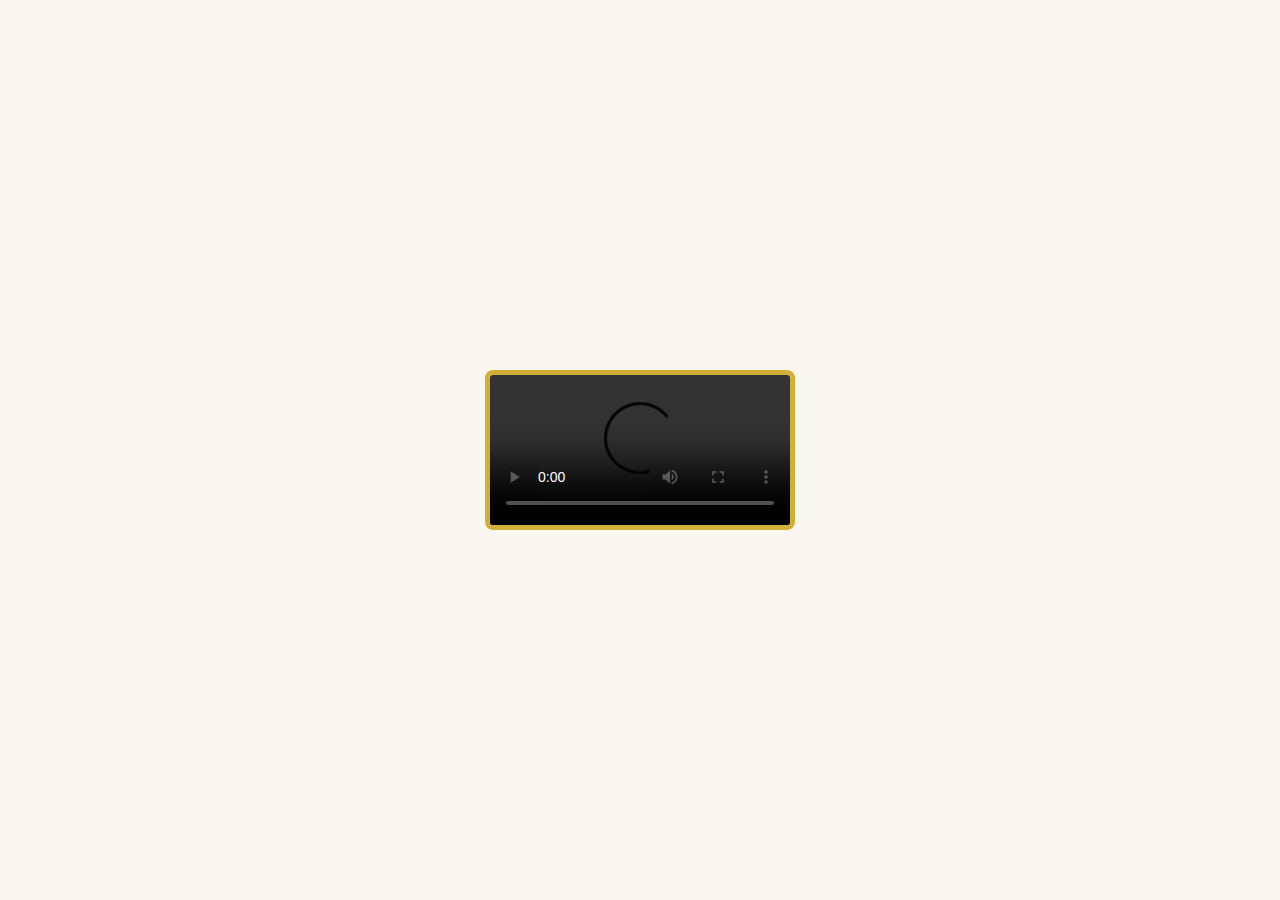
<file: manly_chocolate_website_video_7s.html>
<!DOCTYPE html>
<html lang="en">
<head>
    <meta charset="UTF-8">
    <meta name="viewport" content="width=device-width, initial-scale=1.0">
    <title>MANLY | Premium Chocolate Collection</title>
    <style>
        body {
            margin: 0;
            background: #FAF7F0;
            font-family: Arial, sans-serif;
            display: flex;
            align-items: center;
            justify-content: center;
            height: 100vh;
        }
        video {
            max-width: 90%;
            border: 5px solid #D4AF37;
            border-radius: 8px;
        }
    </style>
</head>
<body>
    <video controls autoplay loop>
        <source src="生成的视频.mp4" type="video/mp4">
        Your browser does not support the video tag.
    </video>
</body>
</html>
</file>
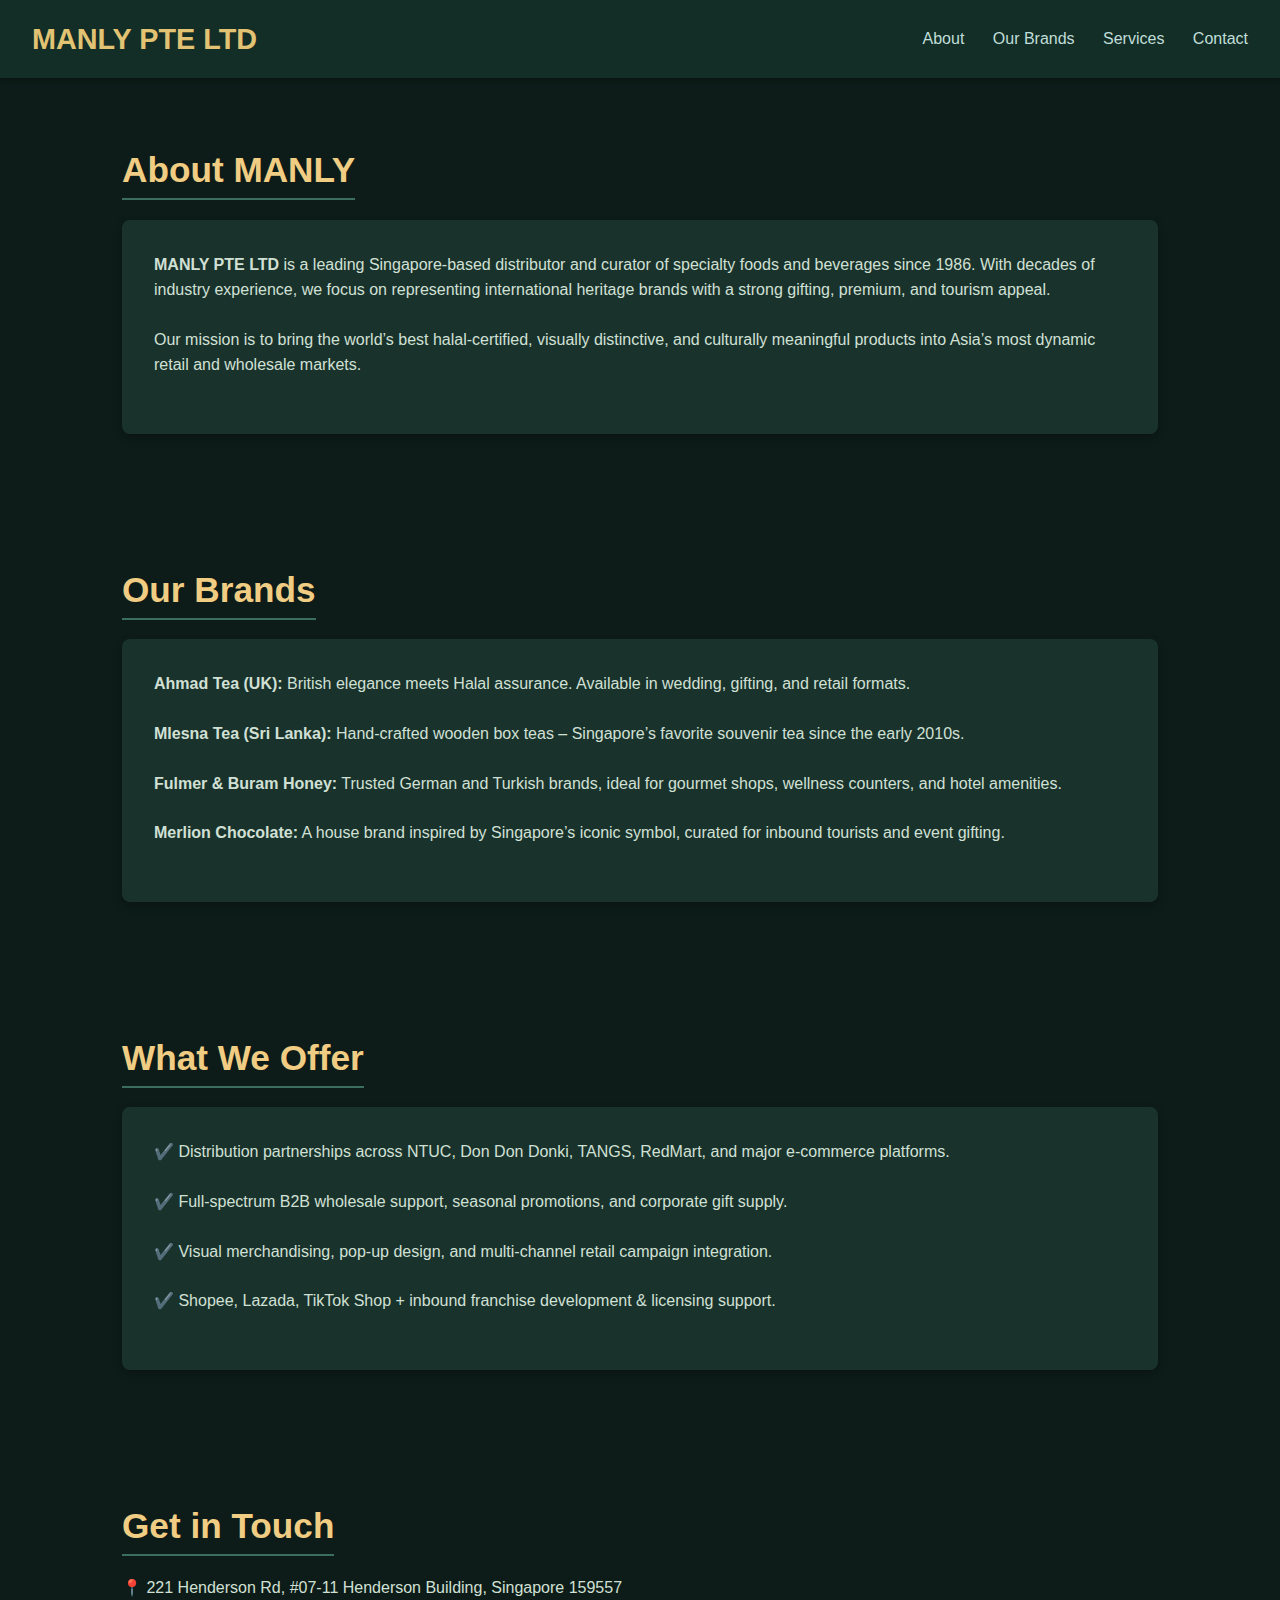
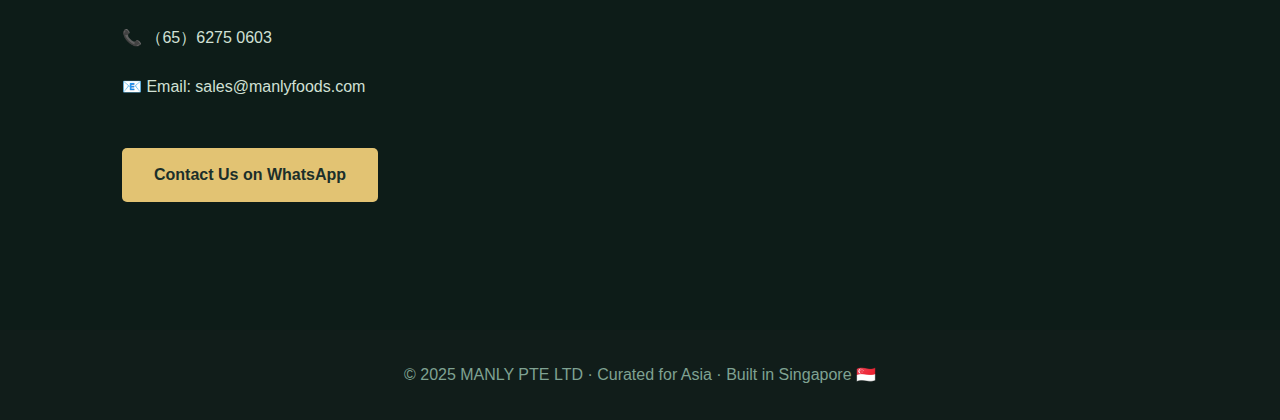
<file: MANLY_FOODS_Corporate_Landing_v2.html>
<!DOCTYPE html>
<html lang="en">
<head>
  <meta charset="UTF-8" />
  <meta name="viewport" content="width=device-width, initial-scale=1.0"/>
  <title>MANLY PTE LTD | Food Distribution Excellence</title>
  <style>
    * { box-sizing: border-box; margin: 0; padding: 0; font-family: 'Segoe UI', sans-serif; }
    body { background-color: #0d1c18; color: #f4f4f4; line-height: 1.6; }
    header { background: #132e26; padding: 1rem 2rem; display: flex; justify-content: space-between; align-items: center; box-shadow: 0 2px 5px rgba(0,0,0,0.3); }
    header .logo { font-size: 1.8rem; font-weight: bold; color: #e2c373; }
    nav a { color: #c0ded9; margin-left: 1.5rem; text-decoration: none; font-weight: 500; transition: 0.3s; }
    nav a:hover { color: #96e2b5; }

    section { padding: 4rem 2rem; max-width: 1100px; margin: auto; }
    section h2 { font-size: 2.2rem; margin-bottom: 1.2rem; color: #f0cd83; border-bottom: 2px solid #3c6e5f; display: inline-block; }
    section p { margin-bottom: 1.5rem; color: #d1e0d5; }

    .highlight { background-color: #19322c; padding: 2rem; border-radius: 8px; box-shadow: 0 4px 8px rgba(0,0,0,0.25); }

    footer { background: #111d1a; text-align: center; padding: 2rem; color: #7fa292; margin-top: 4rem; }
    .cta a {
      display: inline-block;
      background: #e2c373;
      color: #1b2f2a;
      padding: 0.9rem 2rem;
      margin-top: 1.5rem;
      font-weight: bold;
      text-decoration: none;
      border-radius: 5px;
    }
    .cta a:hover { background: #f3d990; }

    @media (max-width: 768px) {
      header { flex-direction: column; align-items: flex-start; }
      nav a { margin: 0.5rem 0; display: block; }
    }
  </style>
</head>
<body>
  <header>
    <div class="logo">MANLY PTE LTD</div>
    <nav>
      <a href="#about">About</a>
      <a href="#brands">Our Brands</a>
      <a href="#services">Services</a>
      <a href="#contact">Contact</a>
    </nav>
  </header>

  <section id="about">
    <h2>About MANLY</h2>
    <div class="highlight">
      <p><strong>MANLY PTE LTD</strong> is a leading Singapore-based distributor and curator of specialty foods and beverages since 1986. With decades of industry experience, we focus on representing international heritage brands with a strong gifting, premium, and tourism appeal.</p>
      <p>Our mission is to bring the world’s best halal-certified, visually distinctive, and culturally meaningful products into Asia’s most dynamic retail and wholesale markets.</p>
    </div>
  </section>

  <section id="brands">
    <h2>Our Brands</h2>
    <div class="highlight">
      <p><strong>Ahmad Tea (UK):</strong> British elegance meets Halal assurance. Available in wedding, gifting, and retail formats.</p>
      <p><strong>Mlesna Tea (Sri Lanka):</strong> Hand-crafted wooden box teas – Singapore’s favorite souvenir tea since the early 2010s.</p>
      <p><strong>Fulmer & Buram Honey:</strong> Trusted German and Turkish brands, ideal for gourmet shops, wellness counters, and hotel amenities.</p>
      <p><strong>Merlion Chocolate:</strong> A house brand inspired by Singapore’s iconic symbol, curated for inbound tourists and event gifting.</p>
    </div>
  </section>

  <section id="services">
    <h2>What We Offer</h2>
    <div class="highlight">
      <p>✔️ Distribution partnerships across NTUC, Don Don Donki, TANGS, RedMart, and major e-commerce platforms.</p>
      <p>✔️ Full-spectrum B2B wholesale support, seasonal promotions, and corporate gift supply.</p>
      <p>✔️ Visual merchandising, pop-up design, and multi-channel retail campaign integration.</p>
      <p>✔️ Shopee, Lazada, TikTok Shop + inbound franchise development & licensing support.</p>
    </div>
  </section>

  <section id="contact">
    <h2>Get in Touch</h2>
    <p>📍 221 Henderson Rd, #07-11 Henderson Building, Singapore 159557</p>
    <p>📞 （65）6275 0603</p>
    <p>📧 Email: sales@manlyfoods.com</p>
    <div class="cta">
      <a href="https://wa.me/6562750603">Contact Us on WhatsApp</a>
    </div>
  </section>

  <footer>
    <p>&copy; 2025 MANLY PTE LTD · Curated for Asia · Built in Singapore 🇸🇬</p>
  </footer>
</body>
</html>
</file>
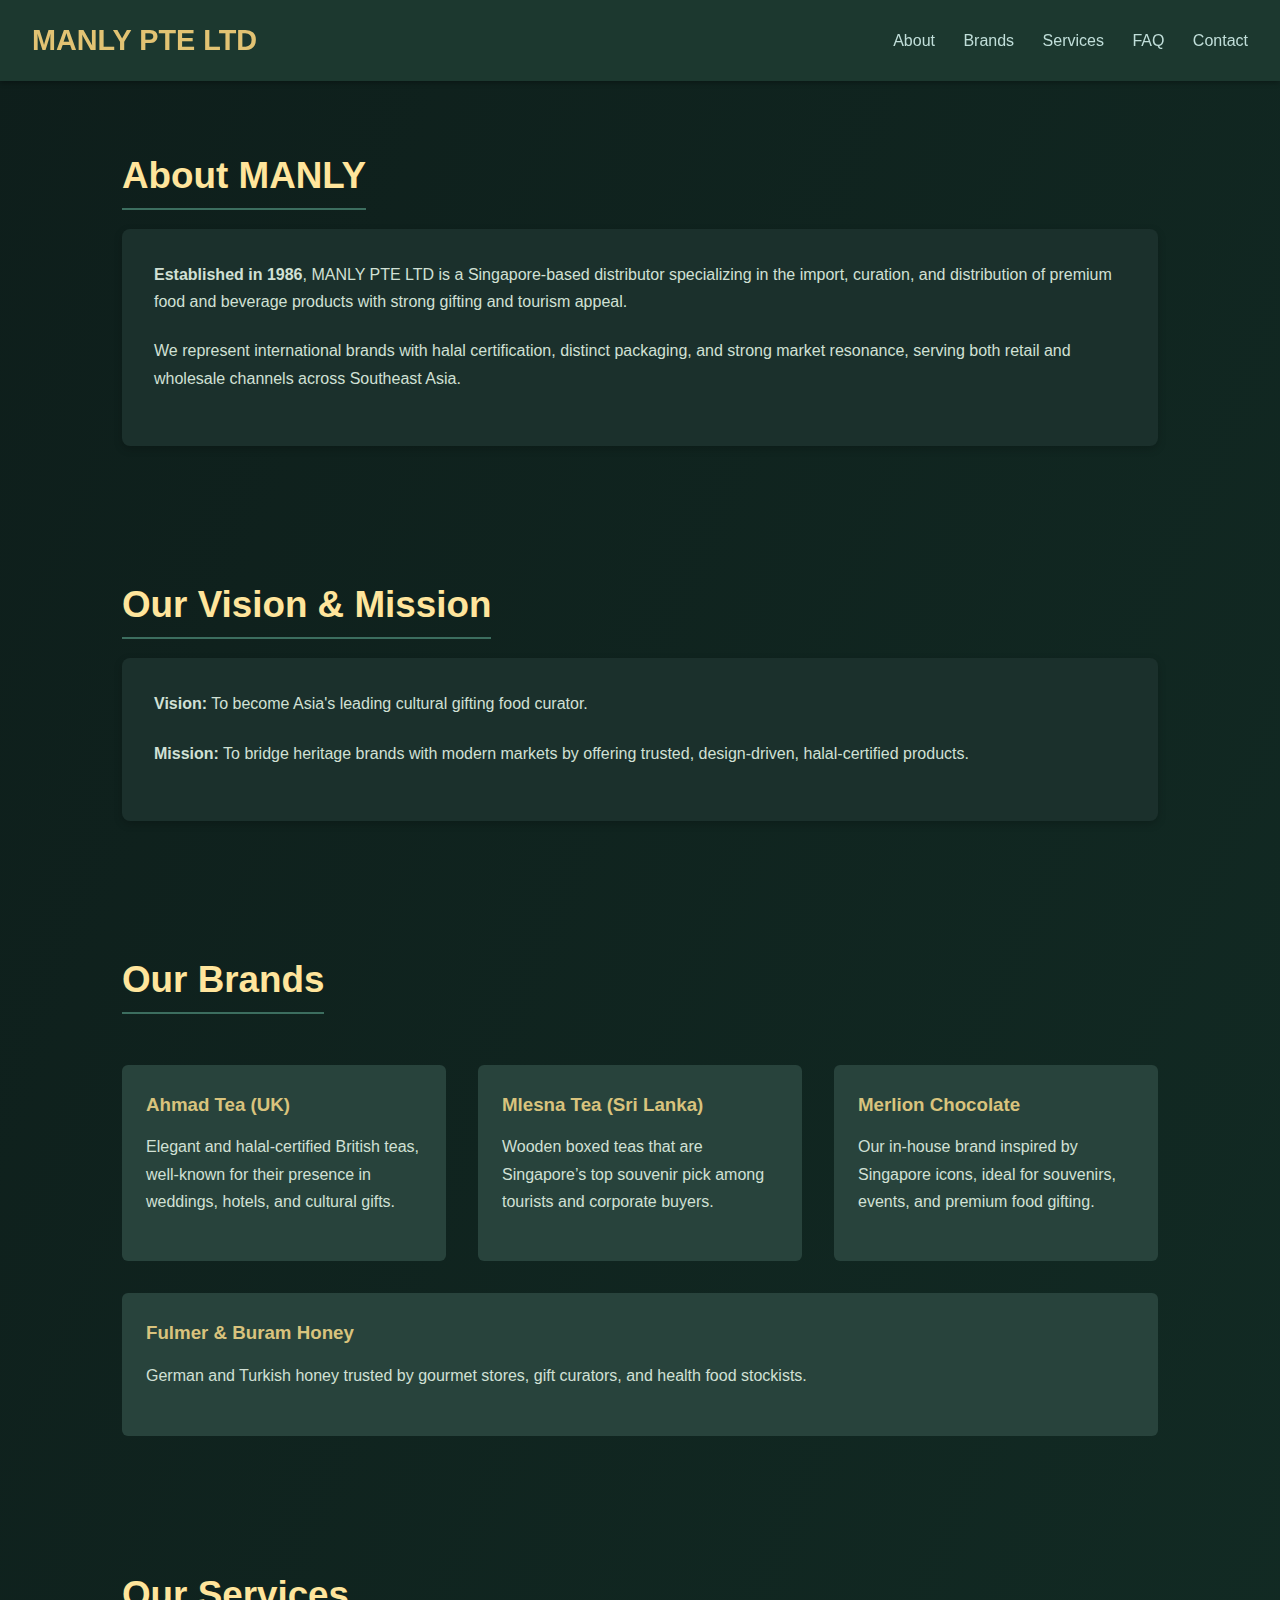
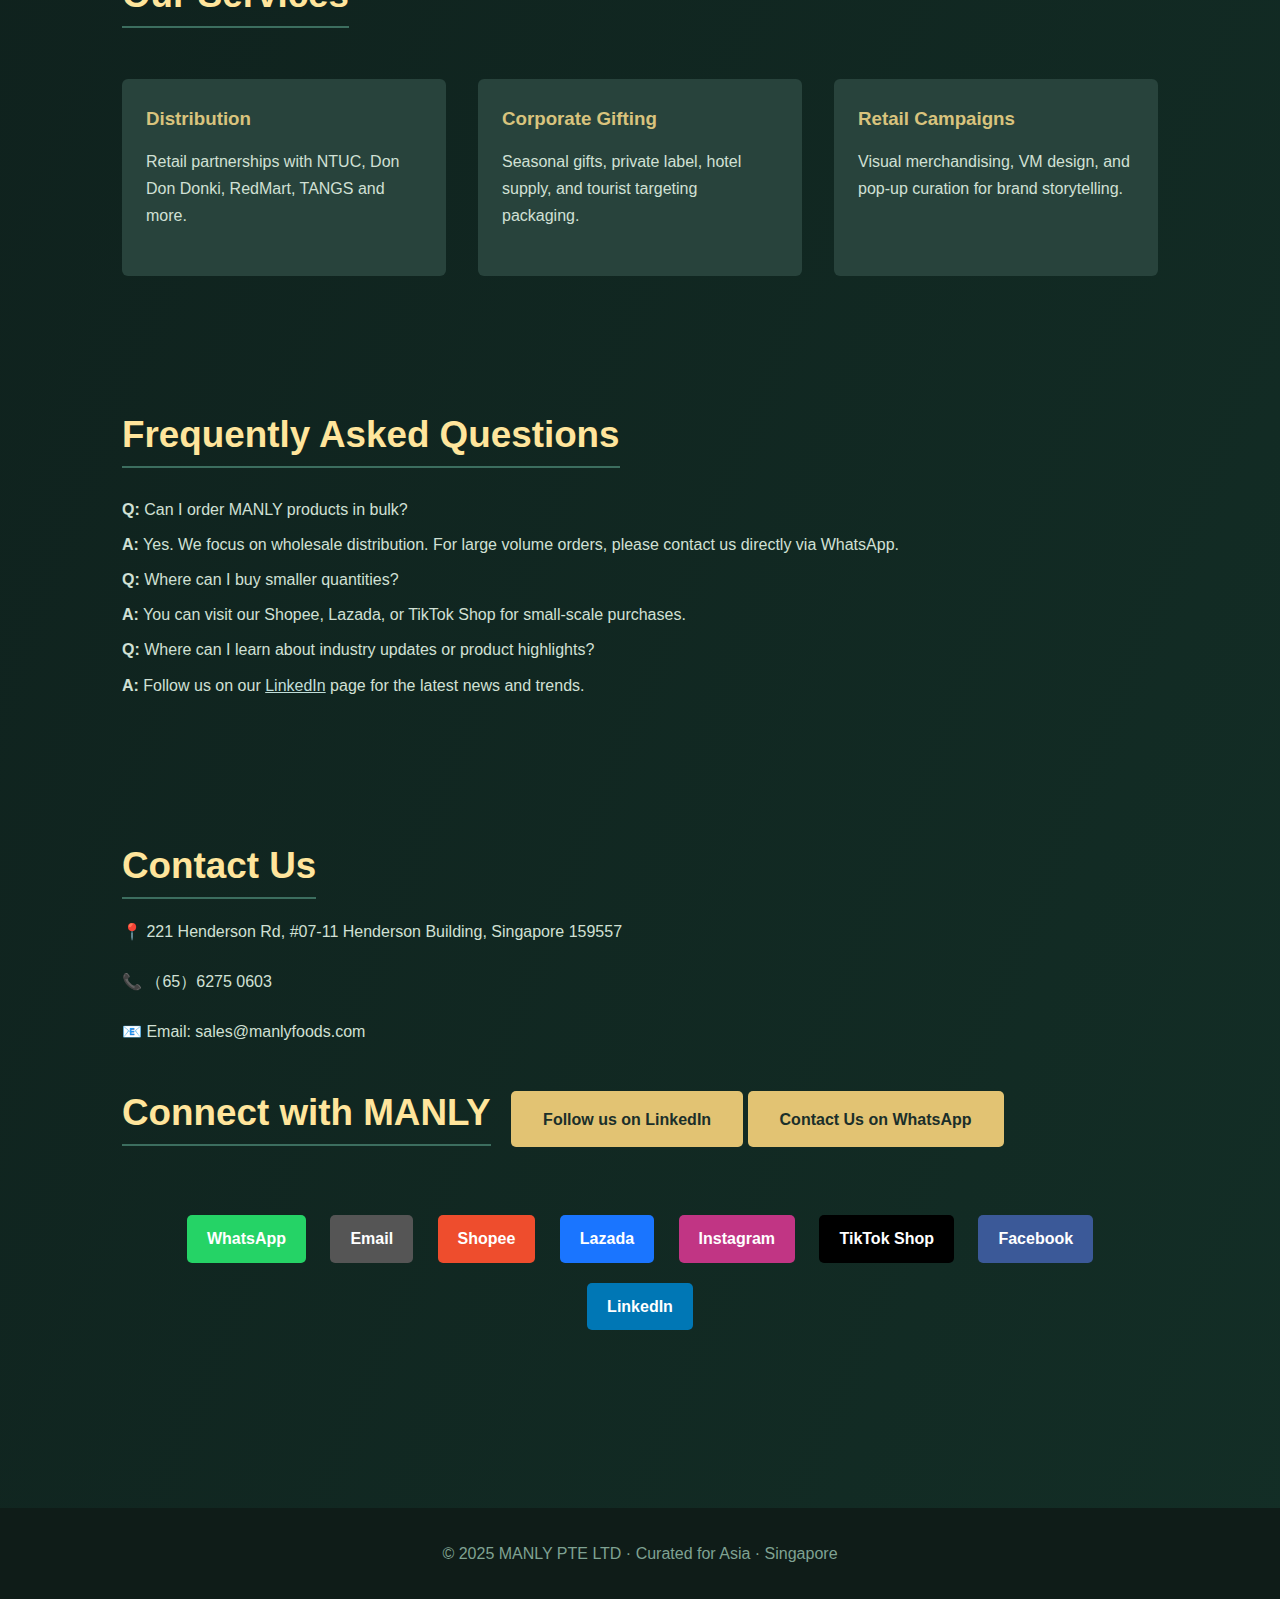
<file: MANLY_FOODS_Enhanced_Corporate_LinkedInUpdated.html>
<!DOCTYPE html>
<html lang="en">
<head>
  <meta charset="UTF-8" />
  <meta name="viewport" content="width=device-width, initial-scale=1.0"/>
  <title>MANLY PTE LTD | Premium Food Distribution</title>
  <style>
    * { box-sizing: border-box; margin: 0; padding: 0; font-family: 'Segoe UI', sans-serif; }
    body { background: linear-gradient(to bottom right, #0e1e1b, #132e26); color: #f4f4f4; line-height: 1.7; }
    header { background: #1c382f; padding: 1rem 2rem; display: flex; justify-content: space-between; align-items: center; position: sticky; top: 0; z-index: 1000; box-shadow: 0 2px 5px rgba(0,0,0,0.3); }
    header .logo { font-size: 1.8rem; font-weight: bold; color: #e2c373; }
    nav a { color: #c0ded9; margin-left: 1.5rem; text-decoration: none; font-weight: 500; transition: 0.3s; }
    nav a:hover { color: #96e2b5; }

    section { padding: 4rem 2rem; max-width: 1100px; margin: auto; }
    section h2 { font-size: 2.3rem; margin-bottom: 1.2rem; color: #ffe59c; border-bottom: 2px solid #3c6e5f; display: inline-block; }
    section p { margin-bottom: 1.4rem; color: #d1e0d5; }

    .highlight { background-color: #1b302c; padding: 2rem; border-radius: 8px; box-shadow: 0 3px 8px rgba(0,0,0,0.2); }
    .three-col { display: flex; gap: 2rem; flex-wrap: wrap; margin-top: 2rem; }
    .three-col div { flex: 1; min-width: 280px; background: #28433c; padding: 1.5rem; border-radius: 6px; }
    .three-col div h3 { color: #d9c37d; margin-bottom: 0.8rem; }

    .cta a {
      display: inline-block;
      background: #e2c373;
      color: #1b2f2a;
      padding: 0.9rem 2rem;
      margin-top: 1.5rem;
      font-weight: bold;
      text-decoration: none;
      border-radius: 5px;
    }
    .cta a:hover { background: #f7d97e; }

    .faq p { margin: 0.5rem 0; }
    footer { background: #0f1c18; text-align: center; padding: 2rem; color: #7fa292; margin-top: 4rem; }

    @media (max-width: 768px) {
      header { flex-direction: column; align-items: flex-start; }
      nav a { margin: 0.5rem 0; display: block; }
    }
  </style>
</head>
<body>

<header>
  <div class="logo">MANLY PTE LTD</div>
  <nav>
    <a href="#about">About</a>
    <a href="#brands">Brands</a>
    <a href="#services">Services</a>
    <a href="#faq">FAQ</a>
    <a href="#contact">Contact</a>
  </nav>
</header>

<section id="about">
  <h2>About MANLY</h2>
  <div class="highlight">
    <p><strong>Established in 1986</strong>, MANLY PTE LTD is a Singapore-based distributor specializing in the import, curation, and distribution of premium food and beverage products with strong gifting and tourism appeal.</p>
    <p>We represent international brands with halal certification, distinct packaging, and strong market resonance, serving both retail and wholesale channels across Southeast Asia.</p>
  </div>
</section>

<section id="vision">
  <h2>Our Vision & Mission</h2>
  <div class="highlight">
    <p><strong>Vision:</strong> To become Asia's leading cultural gifting food curator.</p>
    <p><strong>Mission:</strong> To bridge heritage brands with modern markets by offering trusted, design-driven, halal-certified products.</p>
  </div>
</section>

<section id="brands">
  <h2>Our Brands</h2>
  <div class="three-col">
    <div><h3>Ahmad Tea (UK)</h3><p>Elegant and halal-certified British teas, well-known for their presence in weddings, hotels, and cultural gifts.</p></div>
    <div><h3>Mlesna Tea (Sri Lanka)</h3><p>Wooden boxed teas that are Singapore’s top souvenir pick among tourists and corporate buyers.</p></div>
    <div><h3>Merlion Chocolate</h3><p>Our in-house brand inspired by Singapore icons, ideal for souvenirs, events, and premium food gifting.</p></div>
    <div><h3>Fulmer & Buram Honey</h3><p>German and Turkish honey trusted by gourmet stores, gift curators, and health food stockists.</p></div>
  </div>
</section>

<section id="services">
  <h2>Our Services</h2>
  <div class="three-col">
    <div><h3>Distribution</h3><p>Retail partnerships with NTUC, Don Don Donki, RedMart, TANGS and more.</p></div>
    <div><h3>Corporate Gifting</h3><p>Seasonal gifts, private label, hotel supply, and tourist targeting packaging.</p></div>
    <div><h3>Retail Campaigns</h3><p>Visual merchandising, VM design, and pop-up curation for brand storytelling.</p></div>
  </div>
</section>


<section id="faq">
  <h2>Frequently Asked Questions</h2>
  <div class="faq">
    <p><strong>Q:</strong> Can I order MANLY products in bulk?</p>
    <p><strong>A:</strong> Yes. We focus on wholesale distribution. For large volume orders, please contact us directly via WhatsApp.</p>

    <p><strong>Q:</strong> Where can I buy smaller quantities?</p>
    <p><strong>A:</strong> You can visit our Shopee, Lazada, or TikTok Shop for small-scale purchases.</p>

    <p><strong>Q:</strong> Where can I learn about industry updates or product highlights?</p>
    <p><strong>A:</strong> Follow us on our <a href="https://www.linkedin.com/company/95019223/" style="color:#c0ded9;">LinkedIn</a> page for the latest news and trends.</p>
  </div>
</section>


<section id="contact">
  <h2>Contact Us</h2>
  <p>📍 221 Henderson Rd, #07-11 Henderson Building, Singapore 159557</p>
  <p>📞 （65）6275 0603</p>
  <p>📧 Email: sales@manlyfoods.com</p>
  <div class="cta">  <h2>Connect with MANLY</h2>
    <a href="https://www.linkedin.com/company/95019223/" style="margin-left: 1rem;">Follow us on LinkedIn</a>
    <a href="https://wa.me/6562750603">Contact Us on WhatsApp</a>
<div style="text-align: center; margin: 40px 0;">
  <a href="https://wa.me/6562750603" target="_blank" style="display:inline-block; margin:10px; padding:10px 20px; background:#25D366; color:white; border-radius:5px; text-decoration:none;">WhatsApp</a>
  <a href="mailto:sales@manlyfoods.com" style="display:inline-block; margin:10px; padding:10px 20px; background:#555; color:white; border-radius:5px; text-decoration:none;">Email</a>
  <a href="https://shopee.sg/shop/62656629" target="_blank" style="display:inline-block; margin:10px; padding:10px 20px; background:#ee4d2d; color:white; border-radius:5px; text-decoration:none;">Shopee</a>
  <a href="https://www.lazada.sg/shop/manly-food1627632387" target="_blank" style="display:inline-block; margin:10px; padding:10px 20px; background:#1a75ff; color:white; border-radius:5px; text-decoration:none;">Lazada</a>
  <a href="https://instagram.com/manlyfoodssg/" target="_blank" style="display:inline-block; margin:10px; padding:10px 20px; background:#C13584; color:white; border-radius:5px; text-decoration:none;">Instagram</a>
  <a href="https://www.tiktok.com/@manlyfoods" target="_blank" style="display:inline-block; margin:10px; padding:10px 20px; background:#000; color:white; border-radius:5px; text-decoration:none;">TikTok Shop</a>
  <a href="https://www.facebook.com/ManlyFoods" target="_blank" style="display:inline-block; margin:10px; padding:10px 20px; background:#3b5998; color:white; border-radius:5px; text-decoration:none;">Facebook</a>
  <a href="https://www.linkedin.com/company/95019223/" target="_blank" style="display:inline-block; margin:10px; padding:10px 20px; background:#0077b5; color:white; border-radius:5px; text-decoration:none;">LinkedIn</a>
</div>
  </div>
</section>

<footer>
  <p>&copy; 2025 MANLY PTE LTD · Curated for Asia · Singapore</p>
</footer>

</body>
</html>
</file>
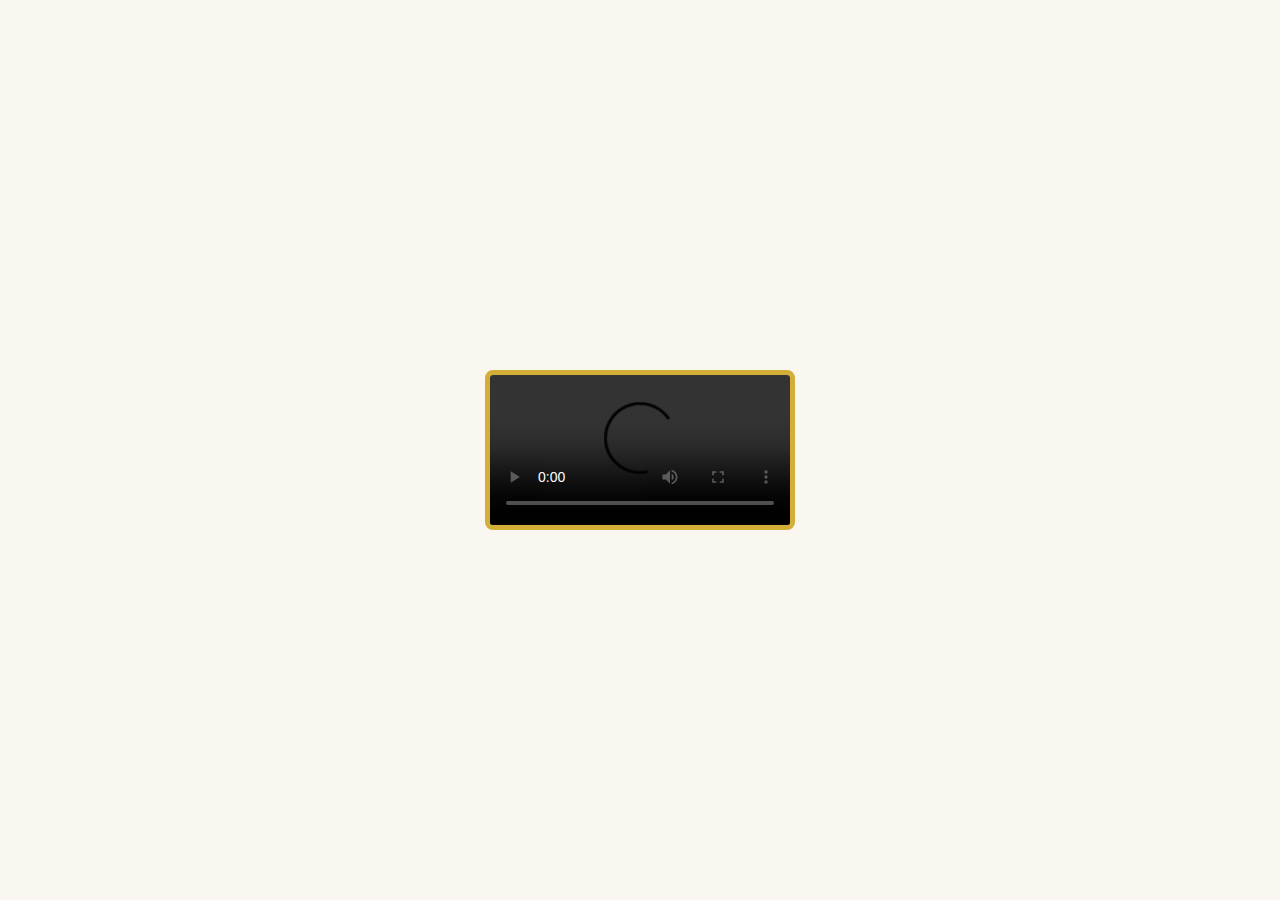
<file: manly_honey_website_video_7s.html>
<!DOCTYPE html>
<html lang="en">
<head>
    <meta charset="UTF-8">
    <meta name="viewport" content="width=device-width, initial-scale=1.0">
    <title>MANLY | Premium Honey Collection</title>
    <style>
        body {
            margin: 0;
            background: #FAF7F0;
            font-family: Arial, sans-serif;
            display: flex;
            align-items: center;
            justify-content: center;
            height: 100vh;
        }
        video {
            max-width: 90%;
            border: 5px solid #D4AF37;
            border-radius: 8px;
        }
    </style>
</head>
<body>
    <video controls autoplay loop>
        <source src="生成的视频.mp4" type="video/mp4">
        Your browser does not support the video tag.
    </video>
</body>
</html>
</file>
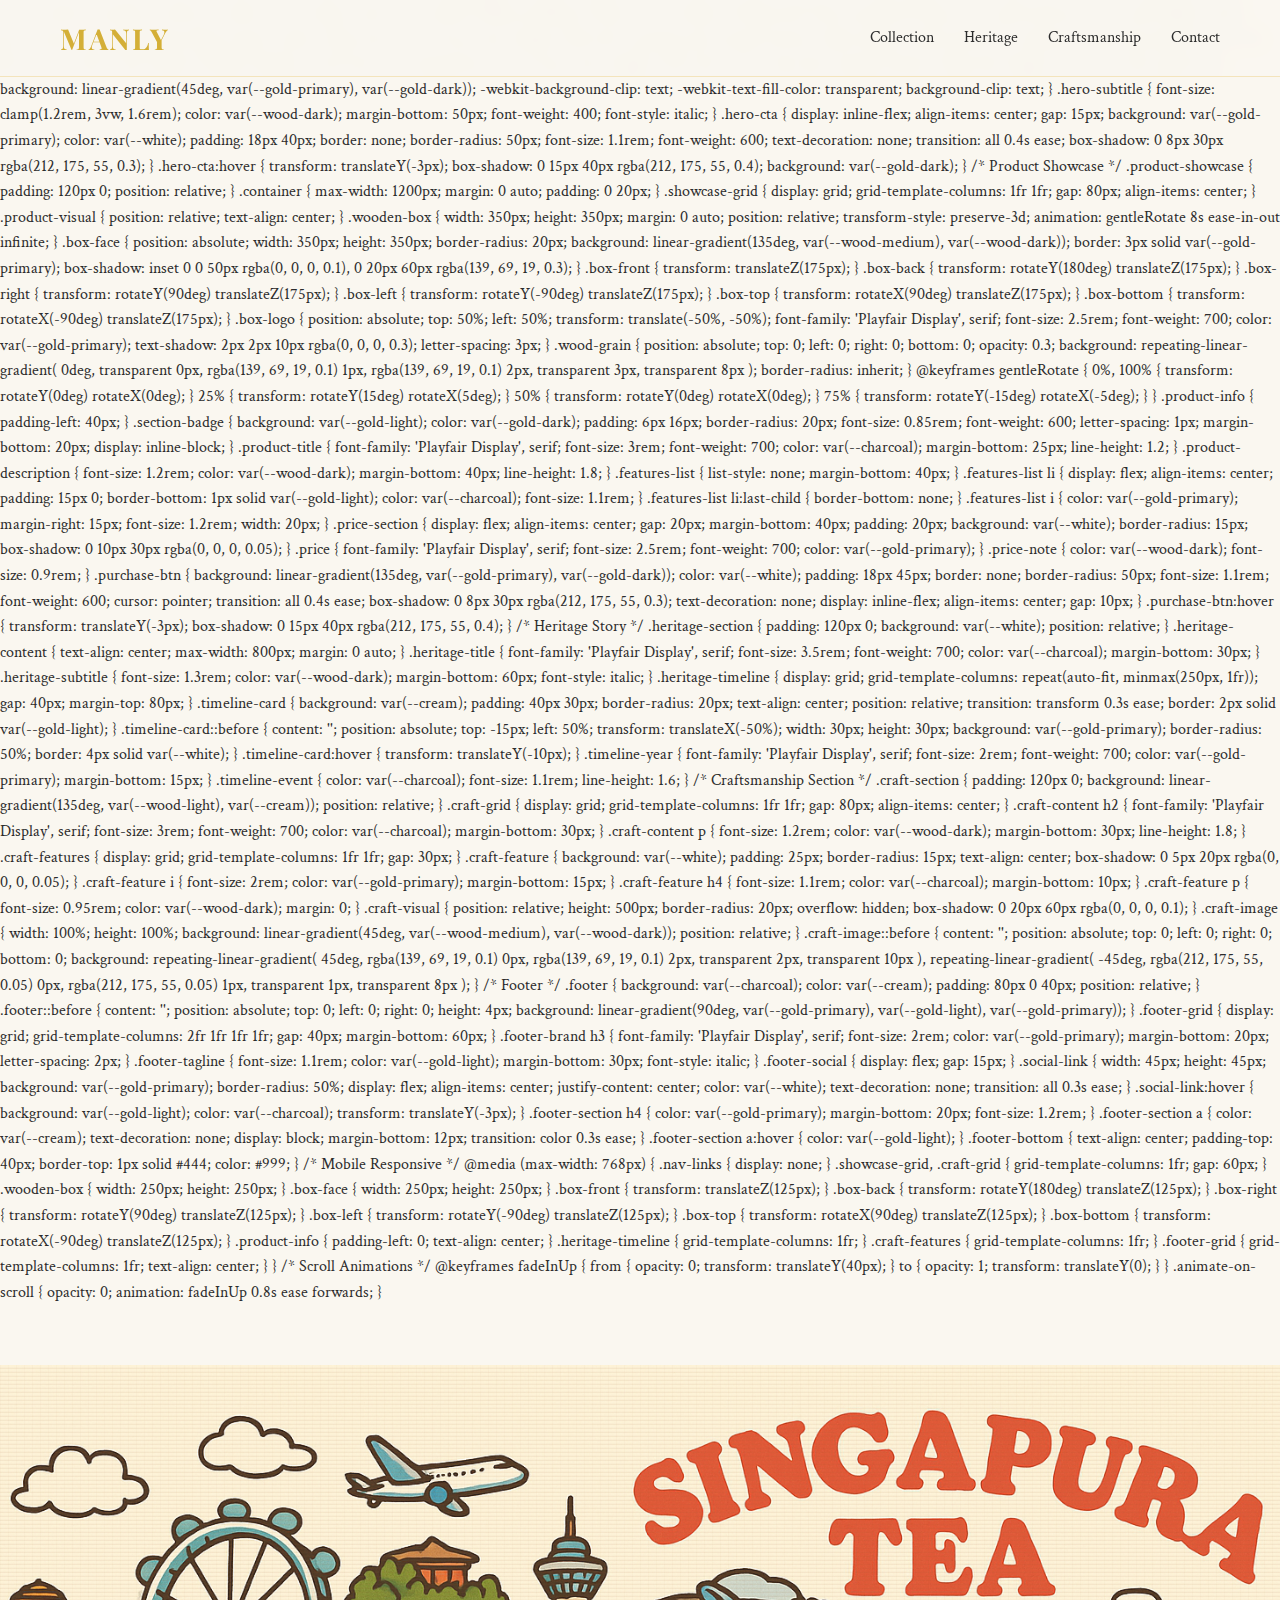
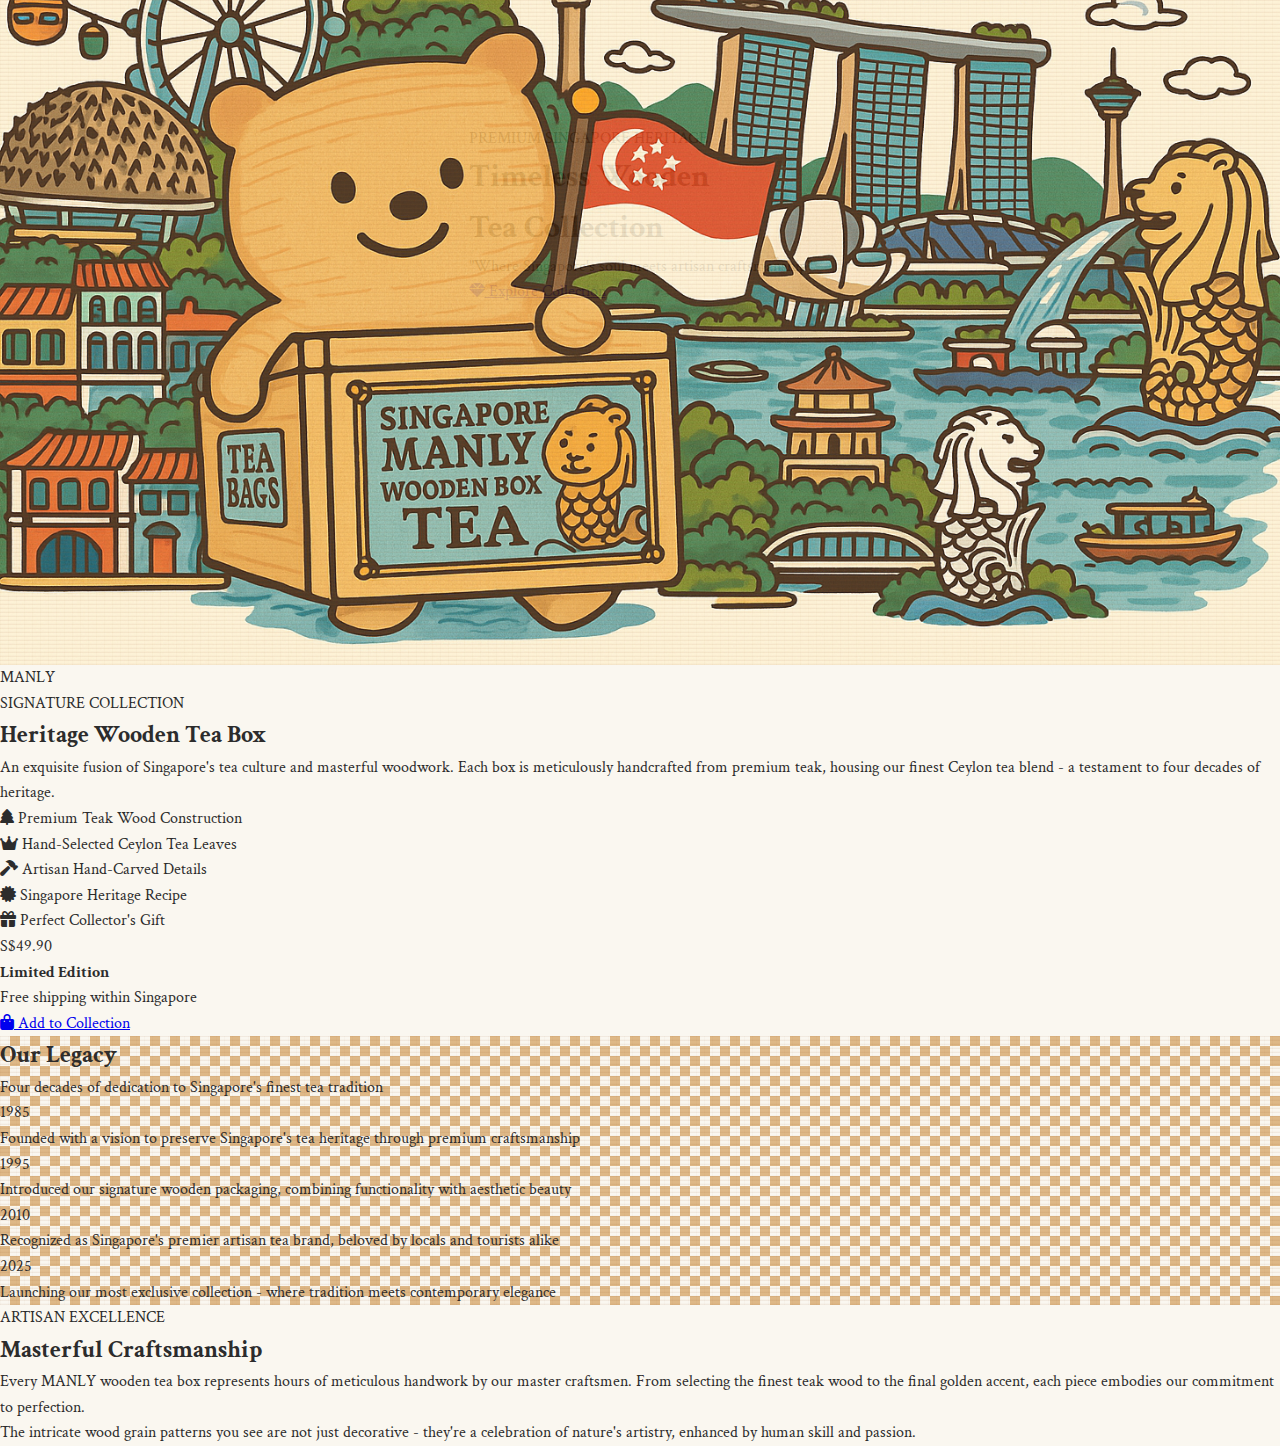
<file: manly_tea_website (1).html>
<!DOCTYPE html>
<html lang="en">
<head>
    <meta charset="UTF-8">
    <meta name="viewport" content="width=device-width, initial-scale=1.0">
    <title>MANLY | Premium Wooden Tea Collection</title>
    <link href="https://cdnjs.cloudflare.com/ajax/libs/font-awesome/6.0.0/css/all.min.css" rel="stylesheet">
    <style>
        @import url('https://fonts.googleapis.com/css2?family=Playfair+Display:wght@400;500;600;700&family=Crimson+Text:wght@400;600&family=Montserrat:wght@300;400;500;600&display=swap');
        
        :root {
            --gold-primary: #D4AF37;
            --gold-light: #F4E4BC;
            --gold-dark: #B8941F;
            --wood-dark: #8B4513;
            --wood-medium: #CD853F;
            --wood-light: #DEB887;
            --cream: #FAF7F0;
            --charcoal: #2C2C2C;
            --white: #FFFFFF;
        }
        
        * {
            margin: 0;
            padding: 0;
            box-sizing: border-box;
        }
        
        body {
            font-family: 'Crimson Text', serif;
            line-height: 1.6;
            color: var(--charcoal);
            background: var(--cream);
            overflow-x: hidden;
        }
        
        /* Wood Grain Texture Base */
        .wood-texture {
            position: relative;
            background: linear-gradient(45deg, var(--wood-light) 25%, transparent 25%), 
                        linear-gradient(-45deg, var(--wood-light) 25%, transparent 25%), 
                        linear-gradient(45deg, transparent 75%, var(--wood-light) 75%), 
                        linear-gradient(-45deg, transparent 75%, var(--wood-light) 75%);
            background-size: 20px 20px;
            background-position: 0 0, 0 10px, 10px -10px, -10px 0px;
        }
        
        .wood-texture::before {
            content: '';
            position: absolute;
            top: 0;
            left: 0;
            right: 0;
            bottom: 0;
            background: 
                repeating-linear-gradient(
                    0deg,
                    rgba(139, 69, 19, 0.1) 0px,
                    rgba(139, 69, 19, 0.05) 1px,
                    transparent 2px,
                    transparent 4px
                ),
                repeating-linear-gradient(
                    90deg,
                    rgba(139, 69, 19, 0.05) 0px,
                    transparent 1px,
                    transparent 8px
                );
        }
        
        /* Navigation */
        .nav-bar {
            position: fixed;
            top: 0;
            width: 100%;
            background: rgba(250, 247, 240, 0.95);
            backdrop-filter: blur(10px);
            z-index: 1000;
            padding: 15px 0;
            border-bottom: 1px solid var(--gold-light);
        }
        
        .nav-container {
            max-width: 1200px;
            margin: 0 auto;
            padding: 0 20px;
            display: flex;
            justify-content: space-between;
            align-items: center;
        }
        
        .nav-logo {
            font-family: 'Playfair Display', serif;
            font-size: 1.8rem;
            font-weight: 700;
            color: var(--gold-primary);
            text-decoration: none;
            letter-spacing: 2px;
        }
        
        .nav-links {
            display: flex;
            gap: 30px;
        }
        
        .nav-links a {
            color: var(--charcoal);
            text-decoration: none;
            font-weight: 500;
            transition: color 0.3s ease;
            position: relative;
        }
        
        .nav-links a::after {
            content: '';
            position: absolute;
            bottom: -5px;
            left: 0;
            width: 0;
            height: 2px;
            background: var(--gold-primary);
            transition: width 0.3s ease;
        }
        
        .nav-links a:hover::after {
            width: 100%;
        }
        
        .nav-links a:hover {
            color: var(--gold-primary);
        }
        
        /* Hero Section */
        .hero {
            height: 100vh;
            position: relative;
            display: flex;
            align-items: center;
            justify-content: center;
            overflow: hidden;
            margin-top: 60px;
        }
        
     .hero-bg {
        position: absolute;
        top: 0;
        left: 0;
        width: 100%;
        height: 100%;
        background: 
            url('新加坡木盒茶.png') center/cover no-repeat,
            radial-gradient(circle at 30% 20%, rgba(212, 175, 55, 0.3) 0%, transparent 50%),
            radial-gradient(circle at 70% 80%, rgba(139, 69, 19, 0.2) 0%, transparent 50%);
        opacity: 0.9;
    }
</style>

        
        .hero-content {
            position: relative;
            z-index: 2;
            text-align: center;
            max-width: 800px;
            padding: 0 20px;
        }
        
        .hero-badge {
            background: linear-gradient(45deg, var(--gold-primary), var(--gold-light));
            color: var(--charcoal);
            padding: 8px 20px;
            border-radius: 50px;
            font-size: 0.9rem;
            font-weight: 500;
            letter-spacing: 1px;
            margin-bottom: 30px;
            display: inline-block;
            box-shadow: 0 4px 15px rgba(212, 175, 55, 0.3);
        }
        
        .hero-title {
            font-family: 'Playfair Display', serif;
            font-size: clamp(3rem, 8vw, 6rem);
            font-weight: 700;
            color: var(--charcoal);
            margin-bottom: 20px;
            line-height: 1.1;
        }
        
        .hero-title .gold-text {
            background: linear-gradient(45deg, var(--gold-primary), var(--gold-dark));
            -webkit-background-clip: text;
            -webkit-text-fill-color: transparent;
            background-clip: text;
        }
        
        .hero-subtitle {
            font-size: clamp(1.2rem, 3vw, 1.6rem);
            color: var(--wood-dark);
            margin-bottom: 50px;
            font-weight: 400;
            font-style: italic;
        }
        
        .hero-cta {
            display: inline-flex;
            align-items: center;
            gap: 15px;
            background: var(--gold-primary);
            color: var(--white);
            padding: 18px 40px;
            border: none;
            border-radius: 50px;
            font-size: 1.1rem;
            font-weight: 600;
            text-decoration: none;
            transition: all 0.4s ease;
            box-shadow: 0 8px 30px rgba(212, 175, 55, 0.3);
        }
        
        .hero-cta:hover {
            transform: translateY(-3px);
            box-shadow: 0 15px 40px rgba(212, 175, 55, 0.4);
            background: var(--gold-dark);
        }
        
        /* Product Showcase */
        .product-showcase {
            padding: 120px 0;
            position: relative;
        }
        
        .container {
            max-width: 1200px;
            margin: 0 auto;
            padding: 0 20px;
        }
        
        .showcase-grid {
            display: grid;
            grid-template-columns: 1fr 1fr;
            gap: 80px;
            align-items: center;
        }
        
        .product-visual {
            position: relative;
            text-align: center;
        }
        
        .wooden-box {
            width: 350px;
            height: 350px;
            margin: 0 auto;
            position: relative;
            transform-style: preserve-3d;
            animation: gentleRotate 8s ease-in-out infinite;
        }
        
        .box-face {
            position: absolute;
            width: 350px;
            height: 350px;
            border-radius: 20px;
            background: linear-gradient(135deg, var(--wood-medium), var(--wood-dark));
            border: 3px solid var(--gold-primary);
            box-shadow: 
                inset 0 0 50px rgba(0, 0, 0, 0.1),
                0 20px 60px rgba(139, 69, 19, 0.3);
        }
        
        .box-front {
            transform: translateZ(175px);
        }
        
        .box-back {
            transform: rotateY(180deg) translateZ(175px);
        }
        
        .box-right {
            transform: rotateY(90deg) translateZ(175px);
        }
        
        .box-left {
            transform: rotateY(-90deg) translateZ(175px);
        }
        
        .box-top {
            transform: rotateX(90deg) translateZ(175px);
        }
        
        .box-bottom {
            transform: rotateX(-90deg) translateZ(175px);
        }
        
        .box-logo {
            position: absolute;
            top: 50%;
            left: 50%;
            transform: translate(-50%, -50%);
            font-family: 'Playfair Display', serif;
            font-size: 2.5rem;
            font-weight: 700;
            color: var(--gold-primary);
            text-shadow: 2px 2px 10px rgba(0, 0, 0, 0.3);
            letter-spacing: 3px;
        }
        
        .wood-grain {
            position: absolute;
            top: 0;
            left: 0;
            right: 0;
            bottom: 0;
            opacity: 0.3;
            background: 
                repeating-linear-gradient(
                    0deg,
                    transparent 0px,
                    rgba(139, 69, 19, 0.1) 1px,
                    rgba(139, 69, 19, 0.1) 2px,
                    transparent 3px,
                    transparent 8px
                );
            border-radius: inherit;
        }
        
        @keyframes gentleRotate {
            0%, 100% { transform: rotateY(0deg) rotateX(0deg); }
            25% { transform: rotateY(15deg) rotateX(5deg); }
            50% { transform: rotateY(0deg) rotateX(0deg); }
            75% { transform: rotateY(-15deg) rotateX(-5deg); }
        }
        
        .product-info {
            padding-left: 40px;
        }
        
        .section-badge {
            background: var(--gold-light);
            color: var(--gold-dark);
            padding: 6px 16px;
            border-radius: 20px;
            font-size: 0.85rem;
            font-weight: 600;
            letter-spacing: 1px;
            margin-bottom: 20px;
            display: inline-block;
        }
        
        .product-title {
            font-family: 'Playfair Display', serif;
            font-size: 3rem;
            font-weight: 700;
            color: var(--charcoal);
            margin-bottom: 25px;
            line-height: 1.2;
        }
        
        .product-description {
            font-size: 1.2rem;
            color: var(--wood-dark);
            margin-bottom: 40px;
            line-height: 1.8;
        }
        
        .features-list {
            list-style: none;
            margin-bottom: 40px;
        }
        
        .features-list li {
            display: flex;
            align-items: center;
            padding: 15px 0;
            border-bottom: 1px solid var(--gold-light);
            color: var(--charcoal);
            font-size: 1.1rem;
        }
        
        .features-list li:last-child {
            border-bottom: none;
        }
        
        .features-list i {
            color: var(--gold-primary);
            margin-right: 15px;
            font-size: 1.2rem;
            width: 20px;
        }
        
        .price-section {
            display: flex;
            align-items: center;
            gap: 20px;
            margin-bottom: 40px;
            padding: 20px;
            background: var(--white);
            border-radius: 15px;
            box-shadow: 0 10px 30px rgba(0, 0, 0, 0.05);
        }
        
        .price {
            font-family: 'Playfair Display', serif;
            font-size: 2.5rem;
            font-weight: 700;
            color: var(--gold-primary);
        }
        
        .price-note {
            color: var(--wood-dark);
            font-size: 0.9rem;
        }
        
        .purchase-btn {
            background: linear-gradient(135deg, var(--gold-primary), var(--gold-dark));
            color: var(--white);
            padding: 18px 45px;
            border: none;
            border-radius: 50px;
            font-size: 1.1rem;
            font-weight: 600;
            cursor: pointer;
            transition: all 0.4s ease;
            box-shadow: 0 8px 30px rgba(212, 175, 55, 0.3);
            text-decoration: none;
            display: inline-flex;
            align-items: center;
            gap: 10px;
        }
        
        .purchase-btn:hover {
            transform: translateY(-3px);
            box-shadow: 0 15px 40px rgba(212, 175, 55, 0.4);
        }
        
        /* Heritage Story */
        .heritage-section {
            padding: 120px 0;
            background: var(--white);
            position: relative;
        }
        
        .heritage-content {
            text-align: center;
            max-width: 800px;
            margin: 0 auto;
        }
        
        .heritage-title {
            font-family: 'Playfair Display', serif;
            font-size: 3.5rem;
            font-weight: 700;
            color: var(--charcoal);
            margin-bottom: 30px;
        }
        
        .heritage-subtitle {
            font-size: 1.3rem;
            color: var(--wood-dark);
            margin-bottom: 60px;
            font-style: italic;
        }
        
        .heritage-timeline {
            display: grid;
            grid-template-columns: repeat(auto-fit, minmax(250px, 1fr));
            gap: 40px;
            margin-top: 80px;
        }
        
        .timeline-card {
            background: var(--cream);
            padding: 40px 30px;
            border-radius: 20px;
            text-align: center;
            position: relative;
            transition: transform 0.3s ease;
            border: 2px solid var(--gold-light);
        }
        
        .timeline-card::before {
            content: '';
            position: absolute;
            top: -15px;
            left: 50%;
            transform: translateX(-50%);
            width: 30px;
            height: 30px;
            background: var(--gold-primary);
            border-radius: 50%;
            border: 4px solid var(--white);
        }
        
        .timeline-card:hover {
            transform: translateY(-10px);
        }
        
        .timeline-year {
            font-family: 'Playfair Display', serif;
            font-size: 2rem;
            font-weight: 700;
            color: var(--gold-primary);
            margin-bottom: 15px;
        }
        
        .timeline-event {
            color: var(--charcoal);
            font-size: 1.1rem;
            line-height: 1.6;
        }
        
        /* Craftsmanship Section */
        .craft-section {
            padding: 120px 0;
            background: linear-gradient(135deg, var(--wood-light), var(--cream));
            position: relative;
        }
        
        .craft-grid {
            display: grid;
            grid-template-columns: 1fr 1fr;
            gap: 80px;
            align-items: center;
        }
        
        .craft-content h2 {
            font-family: 'Playfair Display', serif;
            font-size: 3rem;
            font-weight: 700;
            color: var(--charcoal);
            margin-bottom: 30px;
        }
        
        .craft-content p {
            font-size: 1.2rem;
            color: var(--wood-dark);
            margin-bottom: 30px;
            line-height: 1.8;
        }
        
        .craft-features {
            display: grid;
            grid-template-columns: 1fr 1fr;
            gap: 30px;
        }
        
        .craft-feature {
            background: var(--white);
            padding: 25px;
            border-radius: 15px;
            text-align: center;
            box-shadow: 0 5px 20px rgba(0, 0, 0, 0.05);
        }
        
        .craft-feature i {
            font-size: 2rem;
            color: var(--gold-primary);
            margin-bottom: 15px;
        }
        
        .craft-feature h4 {
            font-size: 1.1rem;
            color: var(--charcoal);
            margin-bottom: 10px;
        }
        
        .craft-feature p {
            font-size: 0.95rem;
            color: var(--wood-dark);
            margin: 0;
        }
        
        .craft-visual {
            position: relative;
            height: 500px;
            border-radius: 20px;
            overflow: hidden;
            box-shadow: 0 20px 60px rgba(0, 0, 0, 0.1);
        }
        
        .craft-image {
            width: 100%;
            height: 100%;
            background: linear-gradient(45deg, var(--wood-medium), var(--wood-dark));
            position: relative;
        }
        
        .craft-image::before {
            content: '';
            position: absolute;
            top: 0;
            left: 0;
            right: 0;
            bottom: 0;
            background: 
                repeating-linear-gradient(
                    45deg,
                    rgba(139, 69, 19, 0.1) 0px,
                    rgba(139, 69, 19, 0.1) 2px,
                    transparent 2px,
                    transparent 10px
                ),
                repeating-linear-gradient(
                    -45deg,
                    rgba(212, 175, 55, 0.05) 0px,
                    rgba(212, 175, 55, 0.05) 1px,
                    transparent 1px,
                    transparent 8px
                );
        }
        
        /* Footer */
        .footer {
            background: var(--charcoal);
            color: var(--cream);
            padding: 80px 0 40px;
            position: relative;
        }
        
        .footer::before {
            content: '';
            position: absolute;
            top: 0;
            left: 0;
            right: 0;
            height: 4px;
            background: linear-gradient(90deg, var(--gold-primary), var(--gold-light), var(--gold-primary));
        }
        
        .footer-grid {
            display: grid;
            grid-template-columns: 2fr 1fr 1fr 1fr;
            gap: 40px;
            margin-bottom: 60px;
        }
        
        .footer-brand h3 {
            font-family: 'Playfair Display', serif;
            font-size: 2rem;
            color: var(--gold-primary);
            margin-bottom: 20px;
            letter-spacing: 2px;
        }
        
        .footer-tagline {
            font-size: 1.1rem;
            color: var(--gold-light);
            margin-bottom: 30px;
            font-style: italic;
        }
        
        .footer-social {
            display: flex;
            gap: 15px;
        }
        
        .social-link {
            width: 45px;
            height: 45px;
            background: var(--gold-primary);
            border-radius: 50%;
            display: flex;
            align-items: center;
            justify-content: center;
            color: var(--white);
            text-decoration: none;
            transition: all 0.3s ease;
        }
        
        .social-link:hover {
            background: var(--gold-light);
            color: var(--charcoal);
            transform: translateY(-3px);
        }
        
        .footer-section h4 {
            color: var(--gold-primary);
            margin-bottom: 20px;
            font-size: 1.2rem;
        }
        
        .footer-section a {
            color: var(--cream);
            text-decoration: none;
            display: block;
            margin-bottom: 12px;
            transition: color 0.3s ease;
        }
        
        .footer-section a:hover {
            color: var(--gold-light);
        }
        
        .footer-bottom {
            text-align: center;
            padding-top: 40px;
            border-top: 1px solid #444;
            color: #999;
        }
        
        /* Mobile Responsive */
        @media (max-width: 768px) {
            .nav-links {
                display: none;
            }
            
            .showcase-grid,
            .craft-grid {
                grid-template-columns: 1fr;
                gap: 60px;
            }
            
            .wooden-box {
                width: 250px;
                height: 250px;
            }
            
            .box-face {
                width: 250px;
                height: 250px;
            }
            
            .box-front { transform: translateZ(125px); }
            .box-back { transform: rotateY(180deg) translateZ(125px); }
            .box-right { transform: rotateY(90deg) translateZ(125px); }
            .box-left { transform: rotateY(-90deg) translateZ(125px); }
            .box-top { transform: rotateX(90deg) translateZ(125px); }
            .box-bottom { transform: rotateX(-90deg) translateZ(125px); }
            
            .product-info {
                padding-left: 0;
                text-align: center;
            }
            
            .heritage-timeline {
                grid-template-columns: 1fr;
            }
            
            .craft-features {
                grid-template-columns: 1fr;
            }
            
            .footer-grid {
                grid-template-columns: 1fr;
                text-align: center;
            }
        }
        
        /* Scroll Animations */
        @keyframes fadeInUp {
            from {
                opacity: 0;
                transform: translateY(40px);
            }
            to {
                opacity: 1;
                transform: translateY(0);
            }
        }
        
        .animate-on-scroll {
            opacity: 0;
            animation: fadeInUp 0.8s ease forwards;
        }
    </style>
</head>
<body>
    <!-- Navigation -->
    <nav class="nav-bar">
        <div class="nav-container">
            <a href="#" class="nav-logo">MANLY</a>
            <div class="nav-links">
                <a href="#collection">Collection</a>
                <a href="#heritage">Heritage</a>
                <a href="#craft">Craftsmanship</a>
                <a href="#contact">Contact</a>
            </div>
        </div>
    </nav>

    <!-- Hero Section -->
    <section class="hero">
        <div class="hero-bg wood-texture"></div>
        <div class="hero-content">
            <div class="hero-badge">PREMIUM SINGAPORE HERITAGE</div>
            <h1 class="hero-title">
                Timeless <span class="gold-text">Wooden</span><br>
                Tea Collection
            </h1>
            <p class="hero-subtitle">
                "Where Singapore's soul meets artisan craftsmanship"
            </p>
            <a href="#collection" class="hero-cta">
                <i class="fas fa-gem"></i>
                Explore Collection
            </a>
        </div>
    </section>

    <!-- Product Showcase -->
    <section class="product-showcase" id="collection">
        <div class="container">
            <div class="showcase-grid">
                <div class="product-visual">
                    <div class="wooden-box">
                        <div class="box-face box-front">
                            <div class="wood-grain"></div>
                            <div class="box-logo">MANLY</div>
                        </div>
                        <div class="box-face box-back">
                            <div class="wood-grain"></div>
                        </div>
                        <div class="box-face box-right">
                            <div class="wood-grain"></div>
                        </div>
                        <div class="box-face box-left">
                            <div class="wood-grain"></div>
                        </div>
                        <div class="box-face box-top">
                            <div class="wood-grain"></div>
                        </div>
                        <div class="box-face box-bottom">
                            <div class="wood-grain"></div>
                        </div>
                    </div>
                </div>
                
                <div class="product-info">
                    <div class="section-badge">SIGNATURE COLLECTION</div>
                    <h2 class="product-title">Heritage Wooden Tea Box</h2>
                    <p class="product-description">
                        An exquisite fusion of Singapore's tea culture and masterful woodwork. Each box is meticulously handcrafted from premium teak, housing our finest Ceylon tea blend - a testament to four decades of heritage.
                    </p>
                    
                    <ul class="features-list">
                        <li><i class="fas fa-tree"></i> Premium Teak Wood Construction</li>
                        <li><i class="fas fa-crown"></i> Hand-Selected Ceylon Tea Leaves</li>
                        <li><i class="fas fa-hammer"></i> Artisan Hand-Carved Details</li>
                        <li><i class="fas fa-certificate"></i> Singapore Heritage Recipe</li>
                        <li><i class="fas fa-gift"></i> Perfect Collector's Gift</li>
                    </ul>
                    
                    <div class="price-section">
                        <div class="price">S$49.90</div>
                        <div class="price-note">
                            <strong>Limited Edition</strong><br>
                            Free shipping within Singapore
                        </div>
                    </div>
                    
                    <a href="#" class="purchase-btn">
                        <i class="fas fa-shopping-bag"></i>
                        Add to Collection
                    </a>
                </div>
            </div>
        </div>
    </section>

    <!-- Heritage Story -->
    <section class="heritage-section wood-texture" id="heritage">
        <div class="container">
            <div class="heritage-content">
                <h2 class="heritage-title">Our Legacy</h2>
                <p class="heritage-subtitle">
                    Four decades of dedication to Singapore's finest tea tradition
                </p>
                
                <div class="heritage-timeline">
                    <div class="timeline-card">
                        <div class="timeline-year">1985</div>
                        <p class="timeline-event">Founded with a vision to preserve Singapore's tea heritage through premium craftsmanship</p>
                    </div>
                    <div class="timeline-card">
                        <div class="timeline-year">1995</div>
                        <p class="timeline-event">Introduced our signature wooden packaging, combining functionality with aesthetic beauty</p>
                    </div>
                    <div class="timeline-card">
                        <div class="timeline-year">2010</div>
                        <p class="timeline-event">Recognized as Singapore's premier artisan tea brand, beloved by locals and tourists alike</p>
                    </div>
                    <div class="timeline-card">
                        <div class="timeline-year">2025</div>
                        <p class="timeline-event">Launching our most exclusive collection - where tradition meets contemporary elegance</p>
                    </div>
                </div>
            </div>
        </div>
    </section>

    <!-- Craftsmanship -->
    <section class="craft-section" id="craft">
        <div class="container">
            <div class="craft-grid">
                <div class="craft-content">
                    <div class="section-badge">ARTISAN EXCELLENCE</div>
                    <h2>Masterful Craftsmanship</h2>
                    <p>
                        Every MANLY wooden tea box represents hours of meticulous handwork by our master craftsmen. From selecting the finest teak wood to the final golden accent, each piece embodies our commitment to perfection.
                    </p>
                    <p>
                        The intricate wood grain patterns you see are not just decorative - they're a celebration of nature's artistry, enhanced by human skill and passion.
</file>
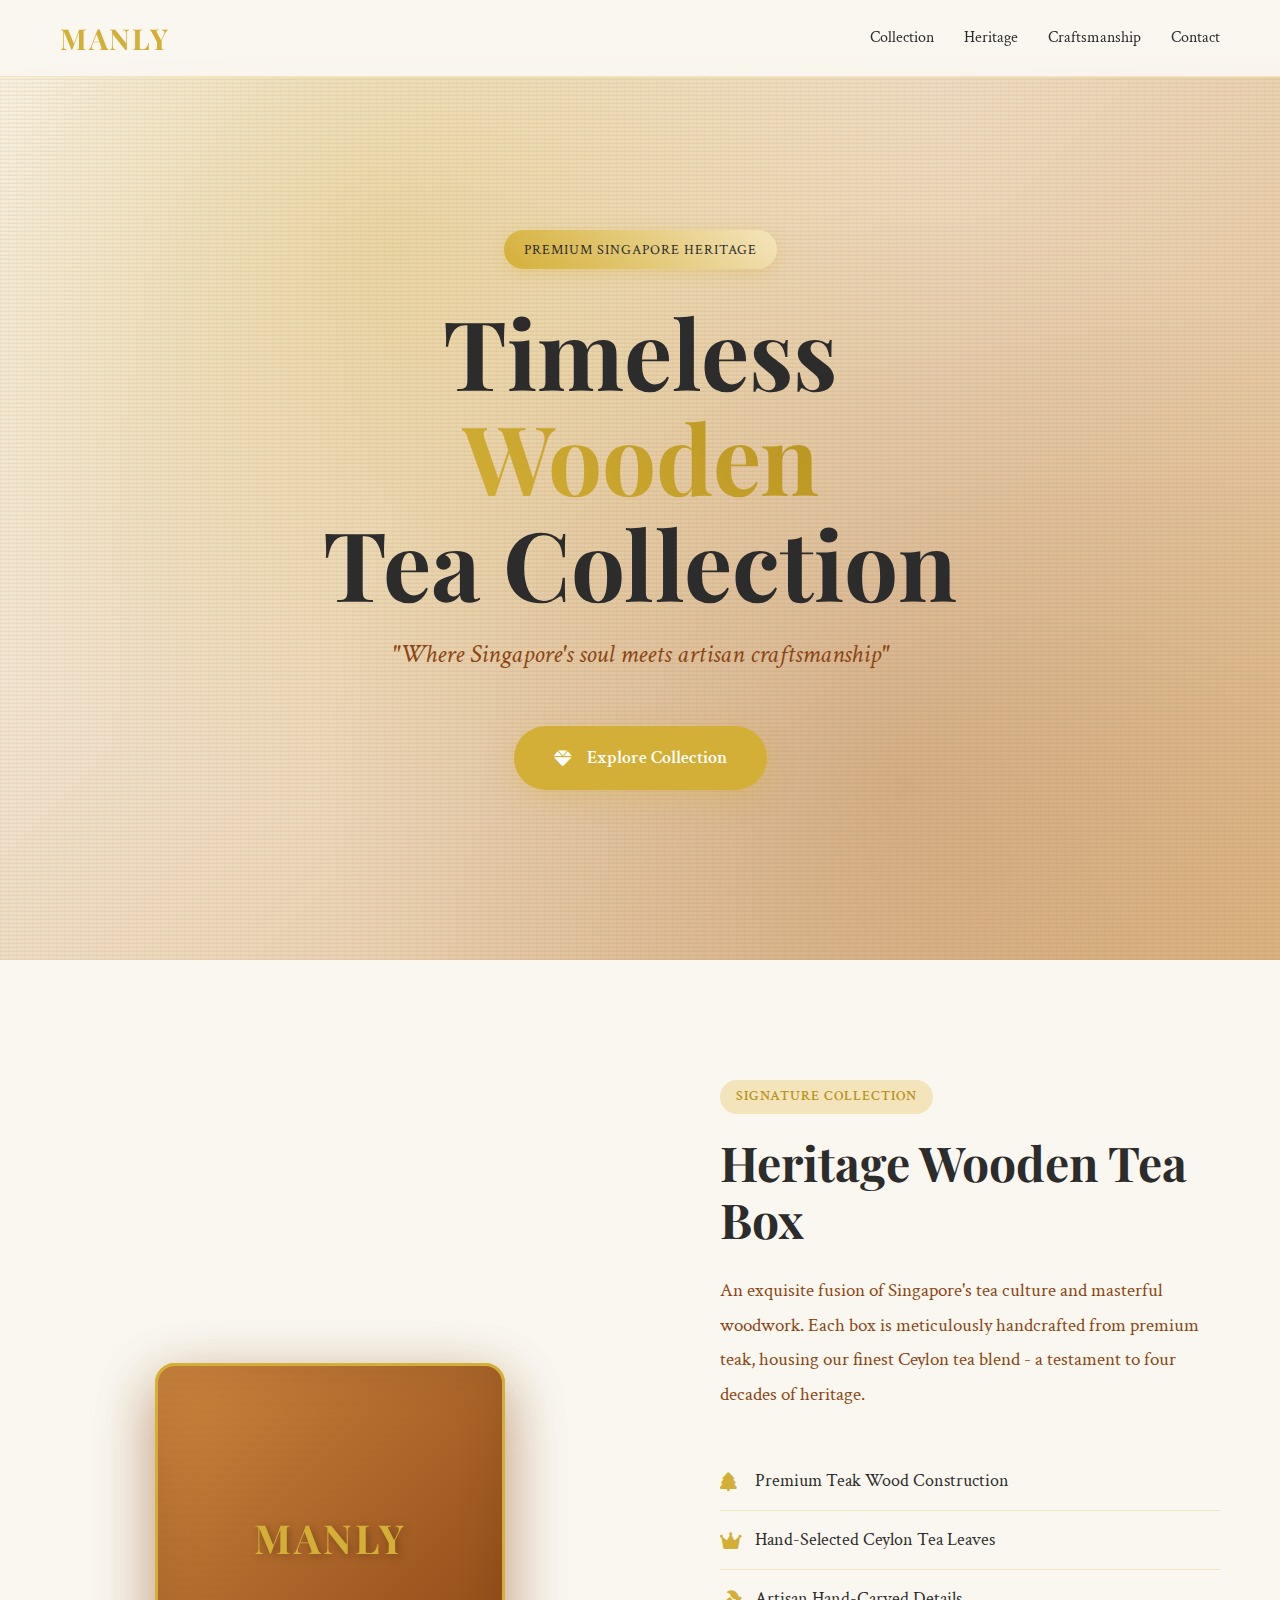
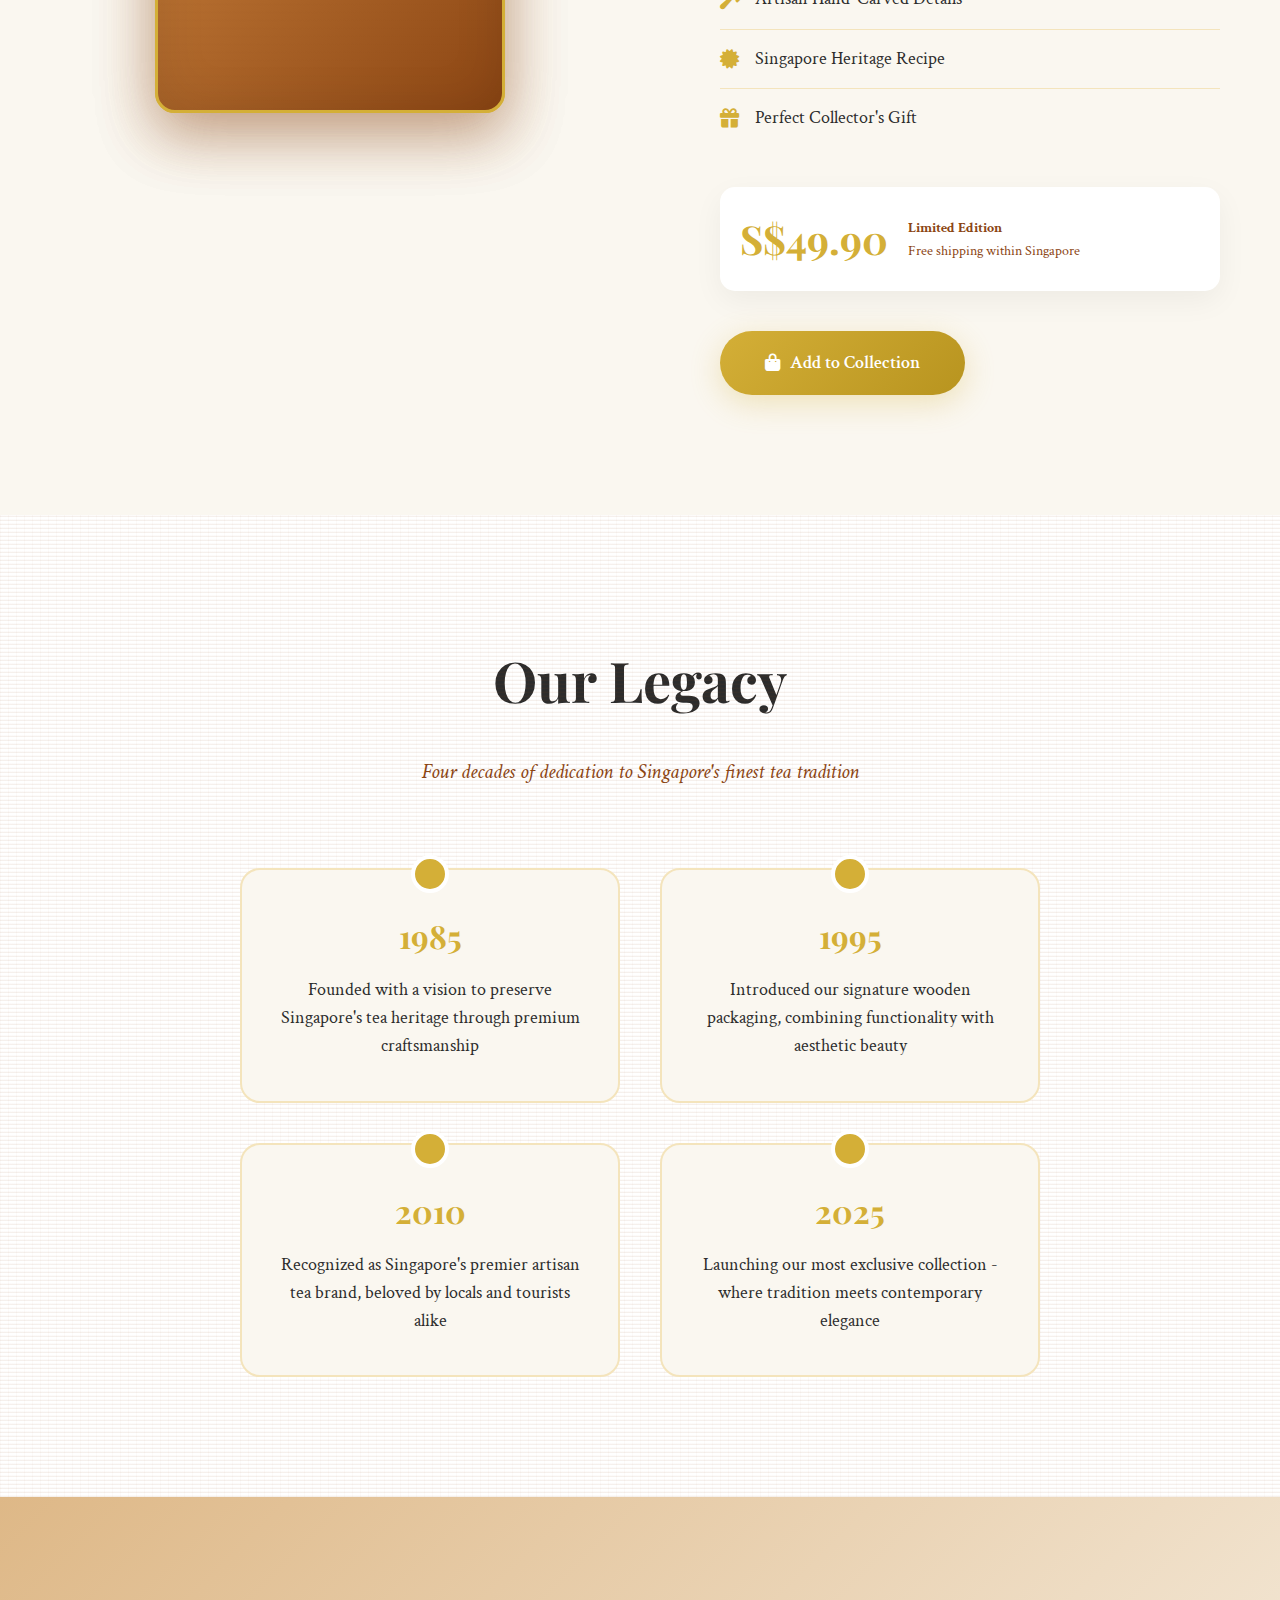
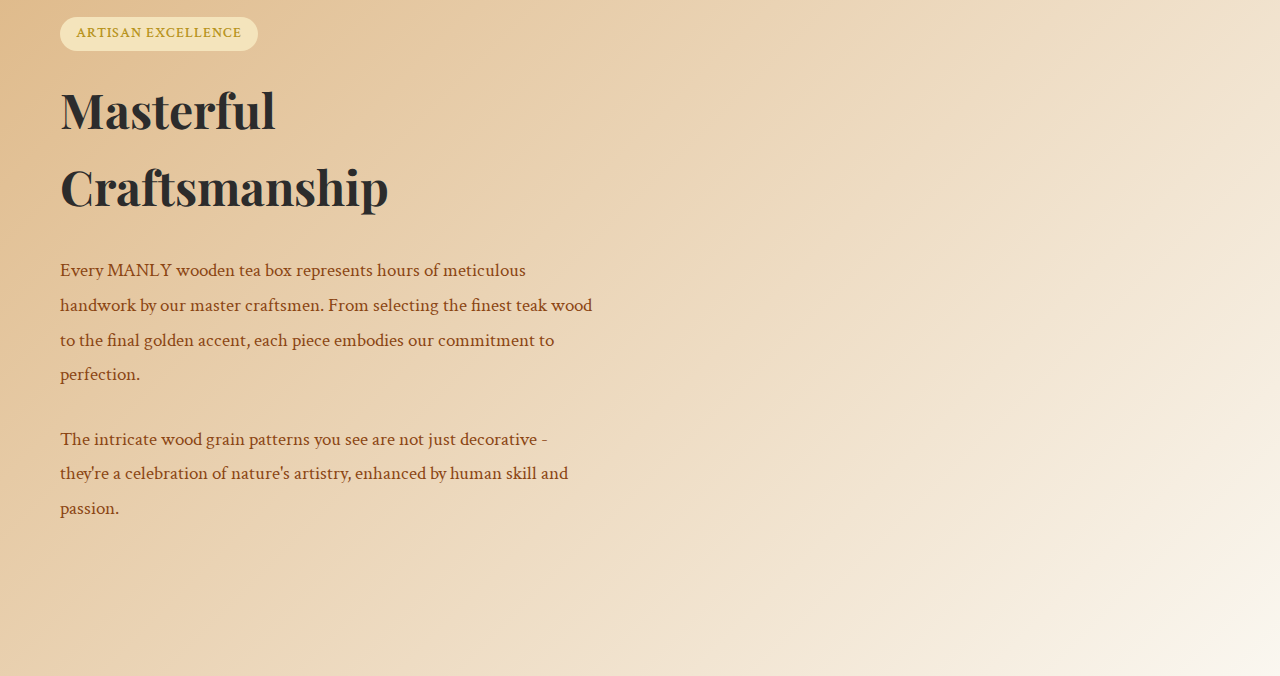
<file: manly_tea_website_popup_v2.html>
<!DOCTYPE html>
<html lang="en">
<head>
    <meta charset="UTF-8">
    <meta name="viewport" content="width=device-width, initial-scale=1.0">
    <title>MANLY | Premium Wooden Tea Collection</title>
    <link href="https://cdnjs.cloudflare.com/ajax/libs/font-awesome/6.0.0/css/all.min.css" rel="stylesheet">
    <style>
        @import url('https://fonts.googleapis.com/css2?family=Playfair+Display:wght@400;500;600;700&family=Crimson+Text:wght@400;600&family=Montserrat:wght@300;400;500;600&display=swap');
        
        :root {
            --gold-primary: #D4AF37;
            --gold-light: #F4E4BC;
            --gold-dark: #B8941F;
            --wood-dark: #8B4513;
            --wood-medium: #CD853F;
            --wood-light: #DEB887;
            --cream: #FAF7F0;
            --charcoal: #2C2C2C;
            --white: #FFFFFF;
        }
        
        * {
            margin: 0;
            padding: 0;
            box-sizing: border-box;
        }
        
        body {
            font-family: 'Crimson Text', serif;
            line-height: 1.6;
            color: var(--charcoal);
            background: var(--cream);
            overflow-x: hidden;
        }
        
        /* Wood Grain Texture Base */
        .wood-texture {
            position: relative;
            background: linear-gradient(45deg, var(--wood-light) 25%, transparent 25%), 
                        linear-gradient(-45deg, var(--wood-light) 25%, transparent 25%), 
                        linear-gradient(45deg, transparent 75%, var(--wood-light) 75%), 
                        linear-gradient(-45deg, transparent 75%, var(--wood-light) 75%);
            background-size: 20px 20px;
            background-position: 0 0, 0 10px, 10px -10px, -10px 0px;
        }
        
        .wood-texture::before {
            content: '';
            position: absolute;
            top: 0;
            left: 0;
            right: 0;
            bottom: 0;
            background: 
                repeating-linear-gradient(
                    0deg,
                    rgba(139, 69, 19, 0.1) 0px,
                    rgba(139, 69, 19, 0.05) 1px,
                    transparent 2px,
                    transparent 4px
                ),
                repeating-linear-gradient(
                    90deg,
                    rgba(139, 69, 19, 0.05) 0px,
                    transparent 1px,
                    transparent 8px
                );
        }
        
        /* Navigation */
        .nav-bar {
            position: fixed;
            top: 0;
            width: 100%;
            background: rgba(250, 247, 240, 0.95);
            backdrop-filter: blur(10px);
            z-index: 1000;
            padding: 15px 0;
            border-bottom: 1px solid var(--gold-light);
        }
        
        .nav-container {
            max-width: 1200px;
            margin: 0 auto;
            padding: 0 20px;
            display: flex;
            justify-content: space-between;
            align-items: center;
        }
        
        .nav-logo {
            font-family: 'Playfair Display', serif;
            font-size: 1.8rem;
            font-weight: 700;
            color: var(--gold-primary);
            text-decoration: none;
            letter-spacing: 2px;
        }
        
        .nav-links {
            display: flex;
            gap: 30px;
        }
        
        .nav-links a {
            color: var(--charcoal);
            text-decoration: none;
            font-weight: 500;
            transition: color 0.3s ease;
            position: relative;
        }
        
        .nav-links a::after {
            content: '';
            position: absolute;
            bottom: -5px;
            left: 0;
            width: 0;
            height: 2px;
            background: var(--gold-primary);
            transition: width 0.3s ease;
        }
        
        .nav-links a:hover::after {
            width: 100%;
        }
        
        .nav-links a:hover {
            color: var(--gold-primary);
        }
        
        /* Hero Section */
        .hero {
            height: 100vh;
            position: relative;
            display: flex;
            align-items: center;
            justify-content: center;
            overflow: hidden;
            margin-top: 60px;
        }
        
        .hero-bg {
            position: absolute;
            top: 0;
            left: 0;
            width: 100%;
            height: 100%;
            background: 
                radial-gradient(circle at 30% 20%, rgba(212, 175, 55, 0.3) 0%, transparent 50%),
                radial-gradient(circle at 70% 80%, rgba(139, 69, 19, 0.2) 0%, transparent 50%),
                linear-gradient(135deg, var(--cream) 0%, var(--wood-light) 100%);
        }
        
        .hero-content {
            position: relative;
            z-index: 2;
            text-align: center;
            max-width: 800px;
            padding: 0 20px;
        }
        
        .hero-badge {
            background: linear-gradient(45deg, var(--gold-primary), var(--gold-light));
            color: var(--charcoal);
            padding: 8px 20px;
            border-radius: 50px;
            font-size: 0.9rem;
            font-weight: 500;
            letter-spacing: 1px;
            margin-bottom: 30px;
            display: inline-block;
            box-shadow: 0 4px 15px rgba(212, 175, 55, 0.3);
        }
        
        .hero-title {
            font-family: 'Playfair Display', serif;
            font-size: clamp(3rem, 8vw, 6rem);
            font-weight: 700;
            color: var(--charcoal);
            margin-bottom: 20px;
            line-height: 1.1;
        }
        
        .hero-title .gold-text {
            background: linear-gradient(45deg, var(--gold-primary), var(--gold-dark));
            -webkit-background-clip: text;
            -webkit-text-fill-color: transparent;
            background-clip: text;
        }
        
        .hero-subtitle {
            font-size: clamp(1.2rem, 3vw, 1.6rem);
            color: var(--wood-dark);
            margin-bottom: 50px;
            font-weight: 400;
            font-style: italic;
        }
        
        .hero-cta {
            display: inline-flex;
            align-items: center;
            gap: 15px;
            background: var(--gold-primary);
            color: var(--white);
            padding: 18px 40px;
            border: none;
            border-radius: 50px;
            font-size: 1.1rem;
            font-weight: 600;
            text-decoration: none;
            transition: all 0.4s ease;
            box-shadow: 0 8px 30px rgba(212, 175, 55, 0.3);
        }
        
        .hero-cta:hover {
            transform: translateY(-3px);
            box-shadow: 0 15px 40px rgba(212, 175, 55, 0.4);
            background: var(--gold-dark);
        }
        
        /* Product Showcase */
        .product-showcase {
            padding: 120px 0;
            position: relative;
        }
        
        .container {
            max-width: 1200px;
            margin: 0 auto;
            padding: 0 20px;
        }
        
        .showcase-grid {
            display: grid;
            grid-template-columns: 1fr 1fr;
            gap: 80px;
            align-items: center;
        }
        
        .product-visual {
            position: relative;
            text-align: center;
        }
        
        .wooden-box {
            width: 350px;
            height: 350px;
            margin: 0 auto;
            position: relative;
            transform-style: preserve-3d;
            animation: gentleRotate 8s ease-in-out infinite;
        }
        
        .box-face {
            position: absolute;
            width: 350px;
            height: 350px;
            border-radius: 20px;
            background: linear-gradient(135deg, var(--wood-medium), var(--wood-dark));
            border: 3px solid var(--gold-primary);
            box-shadow: 
                inset 0 0 50px rgba(0, 0, 0, 0.1),
                0 20px 60px rgba(139, 69, 19, 0.3);
        }
        
        .box-front {
            transform: translateZ(175px);
        }
        
        .box-back {
            transform: rotateY(180deg) translateZ(175px);
        }
        
        .box-right {
            transform: rotateY(90deg) translateZ(175px);
        }
        
        .box-left {
            transform: rotateY(-90deg) translateZ(175px);
        }
        
        .box-top {
            transform: rotateX(90deg) translateZ(175px);
        }
        
        .box-bottom {
            transform: rotateX(-90deg) translateZ(175px);
        }
        
        .box-logo {
            position: absolute;
            top: 50%;
            left: 50%;
            transform: translate(-50%, -50%);
            font-family: 'Playfair Display', serif;
            font-size: 2.5rem;
            font-weight: 700;
            color: var(--gold-primary);
            text-shadow: 2px 2px 10px rgba(0, 0, 0, 0.3);
            letter-spacing: 3px;
        }
        
        .wood-grain {
            position: absolute;
            top: 0;
            left: 0;
            right: 0;
            bottom: 0;
            opacity: 0.3;
            background: 
                repeating-linear-gradient(
                    0deg,
                    transparent 0px,
                    rgba(139, 69, 19, 0.1) 1px,
                    rgba(139, 69, 19, 0.1) 2px,
                    transparent 3px,
                    transparent 8px
                );
            border-radius: inherit;
        }
        
        @keyframes gentleRotate {
            0%, 100% { transform: rotateY(0deg) rotateX(0deg); }
            25% { transform: rotateY(15deg) rotateX(5deg); }
            50% { transform: rotateY(0deg) rotateX(0deg); }
            75% { transform: rotateY(-15deg) rotateX(-5deg); }
        }
        
        .product-info {
            padding-left: 40px;
        }
        
        .section-badge {
            background: var(--gold-light);
            color: var(--gold-dark);
            padding: 6px 16px;
            border-radius: 20px;
            font-size: 0.85rem;
            font-weight: 600;
            letter-spacing: 1px;
            margin-bottom: 20px;
            display: inline-block;
        }
        
        .product-title {
            font-family: 'Playfair Display', serif;
            font-size: 3rem;
            font-weight: 700;
            color: var(--charcoal);
            margin-bottom: 25px;
            line-height: 1.2;
        }
        
        .product-description {
            font-size: 1.2rem;
            color: var(--wood-dark);
            margin-bottom: 40px;
            line-height: 1.8;
        }
        
        .features-list {
            list-style: none;
            margin-bottom: 40px;
        }
        
        .features-list li {
            display: flex;
            align-items: center;
            padding: 15px 0;
            border-bottom: 1px solid var(--gold-light);
            color: var(--charcoal);
            font-size: 1.1rem;
        }
        
        .features-list li:last-child {
            border-bottom: none;
        }
        
        .features-list i {
            color: var(--gold-primary);
            margin-right: 15px;
            font-size: 1.2rem;
            width: 20px;
        }
        
        .price-section {
            display: flex;
            align-items: center;
            gap: 20px;
            margin-bottom: 40px;
            padding: 20px;
            background: var(--white);
            border-radius: 15px;
            box-shadow: 0 10px 30px rgba(0, 0, 0, 0.05);
        }
        
        .price {
            font-family: 'Playfair Display', serif;
            font-size: 2.5rem;
            font-weight: 700;
            color: var(--gold-primary);
        }
        
        .price-note {
            color: var(--wood-dark);
            font-size: 0.9rem;
        }
        
        .purchase-btn {
            background: linear-gradient(135deg, var(--gold-primary), var(--gold-dark));
            color: var(--white);
            padding: 18px 45px;
            border: none;
            border-radius: 50px;
            font-size: 1.1rem;
            font-weight: 600;
            cursor: pointer;
            transition: all 0.4s ease;
            box-shadow: 0 8px 30px rgba(212, 175, 55, 0.3);
            text-decoration: none;
            display: inline-flex;
            align-items: center;
            gap: 10px;
        }
        
        .purchase-btn:hover {
            transform: translateY(-3px);
            box-shadow: 0 15px 40px rgba(212, 175, 55, 0.4);
        }
        
        /* Heritage Story */
        .heritage-section {
            padding: 120px 0;
            background: var(--white);
            position: relative;
        }
        
        .heritage-content {
            text-align: center;
            max-width: 800px;
            margin: 0 auto;
        }
        
        .heritage-title {
            font-family: 'Playfair Display', serif;
            font-size: 3.5rem;
            font-weight: 700;
            color: var(--charcoal);
            margin-bottom: 30px;
        }
        
        .heritage-subtitle {
            font-size: 1.3rem;
            color: var(--wood-dark);
            margin-bottom: 60px;
            font-style: italic;
        }
        
        .heritage-timeline {
            display: grid;
            grid-template-columns: repeat(auto-fit, minmax(250px, 1fr));
            gap: 40px;
            margin-top: 80px;
        }
        
        .timeline-card {
            background: var(--cream);
            padding: 40px 30px;
            border-radius: 20px;
            text-align: center;
            position: relative;
            transition: transform 0.3s ease;
            border: 2px solid var(--gold-light);
        }
        
        .timeline-card::before {
            content: '';
            position: absolute;
            top: -15px;
            left: 50%;
            transform: translateX(-50%);
            width: 30px;
            height: 30px;
            background: var(--gold-primary);
            border-radius: 50%;
            border: 4px solid var(--white);
        }
        
        .timeline-card:hover {
            transform: translateY(-10px);
        }
        
        .timeline-year {
            font-family: 'Playfair Display', serif;
            font-size: 2rem;
            font-weight: 700;
            color: var(--gold-primary);
            margin-bottom: 15px;
        }
        
        .timeline-event {
            color: var(--charcoal);
            font-size: 1.1rem;
            line-height: 1.6;
        }
        
        /* Craftsmanship Section */
        .craft-section {
            padding: 120px 0;
            background: linear-gradient(135deg, var(--wood-light), var(--cream));
            position: relative;
        }
        
        .craft-grid {
            display: grid;
            grid-template-columns: 1fr 1fr;
            gap: 80px;
            align-items: center;
        }
        
        .craft-content h2 {
            font-family: 'Playfair Display', serif;
            font-size: 3rem;
            font-weight: 700;
            color: var(--charcoal);
            margin-bottom: 30px;
        }
        
        .craft-content p {
            font-size: 1.2rem;
            color: var(--wood-dark);
            margin-bottom: 30px;
            line-height: 1.8;
        }
        
        .craft-features {
            display: grid;
            grid-template-columns: 1fr 1fr;
            gap: 30px;
        }
        
        .craft-feature {
            background: var(--white);
            padding: 25px;
            border-radius: 15px;
            text-align: center;
            box-shadow: 0 5px 20px rgba(0, 0, 0, 0.05);
        }
        
        .craft-feature i {
            font-size: 2rem;
            color: var(--gold-primary);
            margin-bottom: 15px;
        }
        
        .craft-feature h4 {
            font-size: 1.1rem;
            color: var(--charcoal);
            margin-bottom: 10px;
        }
        
        .craft-feature p {
            font-size: 0.95rem;
            color: var(--wood-dark);
            margin: 0;
        }
        
        .craft-visual {
            position: relative;
            height: 500px;
            border-radius: 20px;
            overflow: hidden;
            box-shadow: 0 20px 60px rgba(0, 0, 0, 0.1);
        }
        
        .craft-image {
            width: 100%;
            height: 100%;
            background: linear-gradient(45deg, var(--wood-medium), var(--wood-dark));
            position: relative;
        }
        
        .craft-image::before {
            content: '';
            position: absolute;
            top: 0;
            left: 0;
            right: 0;
            bottom: 0;
            background: 
                repeating-linear-gradient(
                    45deg,
                    rgba(139, 69, 19, 0.1) 0px,
                    rgba(139, 69, 19, 0.1) 2px,
                    transparent 2px,
                    transparent 10px
                ),
                repeating-linear-gradient(
                    -45deg,
                    rgba(212, 175, 55, 0.05) 0px,
                    rgba(212, 175, 55, 0.05) 1px,
                    transparent 1px,
                    transparent 8px
                );
        }
        
        /* Footer */
        .footer {
            background: var(--charcoal);
            color: var(--cream);
            padding: 80px 0 40px;
            position: relative;
        }
        
        .footer::before {
            content: '';
            position: absolute;
            top: 0;
            left: 0;
            right: 0;
            height: 4px;
            background: linear-gradient(90deg, var(--gold-primary), var(--gold-light), var(--gold-primary));
        }
        
        .footer-grid {
            display: grid;
            grid-template-columns: 2fr 1fr 1fr 1fr;
            gap: 40px;
            margin-bottom: 60px;
        }
        
        .footer-brand h3 {
            font-family: 'Playfair Display', serif;
            font-size: 2rem;
            color: var(--gold-primary);
            margin-bottom: 20px;
            letter-spacing: 2px;
        }
        
        .footer-tagline {
            font-size: 1.1rem;
            color: var(--gold-light);
            margin-bottom: 30px;
            font-style: italic;
        }
        
        .footer-social {
            display: flex;
            gap: 15px;
        }
        
        .social-link {
            width: 45px;
            height: 45px;
            background: var(--gold-primary);
            border-radius: 50%;
            display: flex;
            align-items: center;
            justify-content: center;
            color: var(--white);
            text-decoration: none;
            transition: all 0.3s ease;
        }
        
        .social-link:hover {
            background: var(--gold-light);
            color: var(--charcoal);
            transform: translateY(-3px);
        }
        
        .footer-section h4 {
            color: var(--gold-primary);
            margin-bottom: 20px;
            font-size: 1.2rem;
        }
        
        .footer-section a {
            color: var(--cream);
            text-decoration: none;
            display: block;
            margin-bottom: 12px;
            transition: color 0.3s ease;
        }
        
        .footer-section a:hover {
            color: var(--gold-light);
        }
        
        .footer-bottom {
            text-align: center;
            padding-top: 40px;
            border-top: 1px solid #444;
            color: #999;
        }
        
        /* Mobile Responsive */
        @media (max-width: 768px) {
            .nav-links {
                display: none;
            }
            
            .showcase-grid,
            .craft-grid {
                grid-template-columns: 1fr;
                gap: 60px;
            }
            
            .wooden-box {
                width: 250px;
                height: 250px;
            }
            
            .box-face {
                width: 250px;
                height: 250px;
            }
            
            .box-front { transform: translateZ(125px); }
            .box-back { transform: rotateY(180deg) translateZ(125px); }
            .box-right { transform: rotateY(90deg) translateZ(125px); }
            .box-left { transform: rotateY(-90deg) translateZ(125px); }
            .box-top { transform: rotateX(90deg) translateZ(125px); }
            .box-bottom { transform: rotateX(-90deg) translateZ(125px); }
            
            .product-info {
                padding-left: 0;
                text-align: center;
            }
            
            .heritage-timeline {
                grid-template-columns: 1fr;
            }
            
            .craft-features {
                grid-template-columns: 1fr;
            }
            
            .footer-grid {
                grid-template-columns: 1fr;
                text-align: center;
            }
        }
        
        /* Scroll Animations */
        @keyframes fadeInUp {
            from {
                opacity: 0;
                transform: translateY(40px);
            }
            to {
                opacity: 1;
                transform: translateY(0);
            }
        }
        
        .animate-on-scroll {
            opacity: 0;
            animation: fadeInUp 0.8s ease forwards;
        }
    </style>
</head>
<body>

<!-- Auto-opening popup modal for Mango Tea -->
<div id="popup-overlay" class="popup-overlay" onclick="dismissPopup()">
  <div class="popup-content">
    <img src="A_packaging_label_photograph_features_Singapore_Ma.png" alt="Mango Tea Label" class="popup-image">
  </div>
</div>

<style>
  .popup-overlay {
    position: fixed;
    top: 0;
    left: 0;
    width: 100vw;
    height: 100vh;
    background-color: rgba(0, 0, 0, 0.7);
    display: flex;
    justify-content: center;
    align-items: center;
    z-index: 9999;
    opacity: 0;
    animation: fadeIn 1.2s ease forwards;
  }

  .popup-content {
    max-width: 90vw;
    max-height: 90vh;
    animation: zoomIn 0.6s ease forwards;
  }

  .popup-image {
    width: 100%;
    height: auto;
    border-radius: 12px;
    box-shadow: 0 0 20px rgba(0,0,0,0.4);
  }

  @keyframes fadeIn {
    to {
      opacity: 1;
    }
  }

  @keyframes zoomIn {
    0% {
      transform: scale(0.7);
    }
    100% {
      transform: scale(1);
    }
  }
</style>

<script>
  function dismissPopup() {
    const popup = document.getElementById('popup-overlay');
    if (popup) {
      popup.style.animation = 'fadeOut 1s ease forwards';
      setTimeout(() => popup.remove(), 1000);
    }
  }

  setTimeout(dismissPopup, 3000);

  const style = document.createElement('style');
  style.innerHTML = `
    @keyframes fadeOut {
      to {
        opacity: 0;
      }
    }
  `;
  document.head.appendChild(style);
</script>

    <!-- Navigation -->
    <nav class="nav-bar">
        <div class="nav-container">
            <a href="#" class="nav-logo">MANLY</a>
            <div class="nav-links">
                <a href="#collection">Collection</a>
                <a href="#heritage">Heritage</a>
                <a href="#craft">Craftsmanship</a>
                <a href="#contact">Contact</a>
            </div>
        </div>
    </nav>

    <!-- Hero Section -->
    <section class="hero">
        <div class="hero-bg wood-texture"></div>
        <div class="hero-content">
            <div class="hero-badge">PREMIUM SINGAPORE HERITAGE</div>
            <h1 class="hero-title">
                Timeless <span class="gold-text">Wooden</span><br>
                Tea Collection
            </h1>
            <p class="hero-subtitle">
                "Where Singapore's soul meets artisan craftsmanship"
            </p>
            <a href="#collection" class="hero-cta">
                <i class="fas fa-gem"></i>
                Explore Collection
            </a>
        </div>
    </section>

    <!-- Product Showcase -->
    <section class="product-showcase" id="collection">
        <div class="container">
            <div class="showcase-grid">
                <div class="product-visual">
                    <div class="wooden-box">
                        <div class="box-face box-front">
                            <div class="wood-grain"></div>
                            <div class="box-logo">MANLY</div>
                        </div>
                        <div class="box-face box-back">
                            <div class="wood-grain"></div>
                        </div>
                        <div class="box-face box-right">
                            <div class="wood-grain"></div>
                        </div>
                        <div class="box-face box-left">
                            <div class="wood-grain"></div>
                        </div>
                        <div class="box-face box-top">
                            <div class="wood-grain"></div>
                        </div>
                        <div class="box-face box-bottom">
                            <div class="wood-grain"></div>
                        </div>
                    </div>
                </div>
                
                <div class="product-info">
                    <div class="section-badge">SIGNATURE COLLECTION</div>
                    <h2 class="product-title">Heritage Wooden Tea Box</h2>
                    <p class="product-description">
                        An exquisite fusion of Singapore's tea culture and masterful woodwork. Each box is meticulously handcrafted from premium teak, housing our finest Ceylon tea blend - a testament to four decades of heritage.
                    </p>
                    
                    <ul class="features-list">
                        <li><i class="fas fa-tree"></i> Premium Teak Wood Construction</li>
                        <li><i class="fas fa-crown"></i> Hand-Selected Ceylon Tea Leaves</li>
                        <li><i class="fas fa-hammer"></i> Artisan Hand-Carved Details</li>
                        <li><i class="fas fa-certificate"></i> Singapore Heritage Recipe</li>
                        <li><i class="fas fa-gift"></i> Perfect Collector's Gift</li>
                    </ul>
                    
                    <div class="price-section">
                        <div class="price">S$49.90</div>
                        <div class="price-note">
                            <strong>Limited Edition</strong><br>
                            Free shipping within Singapore
                        </div>
                    </div>
                    
                    <a href="#" class="purchase-btn">
                        <i class="fas fa-shopping-bag"></i>
                        Add to Collection
                    </a>
                </div>
            </div>
        </div>
    </section>

    <!-- Heritage Story -->
    <section class="heritage-section wood-texture" id="heritage">
        <div class="container">
            <div class="heritage-content">
                <h2 class="heritage-title">Our Legacy</h2>
                <p class="heritage-subtitle">
                    Four decades of dedication to Singapore's finest tea tradition
                </p>
                
                <div class="heritage-timeline">
                    <div class="timeline-card">
                        <div class="timeline-year">1985</div>
                        <p class="timeline-event">Founded with a vision to preserve Singapore's tea heritage through premium craftsmanship</p>
                    </div>
                    <div class="timeline-card">
                        <div class="timeline-year">1995</div>
                        <p class="timeline-event">Introduced our signature wooden packaging, combining functionality with aesthetic beauty</p>
                    </div>
                    <div class="timeline-card">
                        <div class="timeline-year">2010</div>
                        <p class="timeline-event">Recognized as Singapore's premier artisan tea brand, beloved by locals and tourists alike</p>
                    </div>
                    <div class="timeline-card">
                        <div class="timeline-year">2025</div>
                        <p class="timeline-event">Launching our most exclusive collection - where tradition meets contemporary elegance</p>
                    </div>
                </div>
            </div>
        </div>
    </section>

    <!-- Craftsmanship -->
    <section class="craft-section" id="craft">
        <div class="container">
            <div class="craft-grid">
                <div class="craft-content">
                    <div class="section-badge">ARTISAN EXCELLENCE</div>
                    <h2>Masterful Craftsmanship</h2>
                    <p>
                        Every MANLY wooden tea box represents hours of meticulous handwork by our master craftsmen. From selecting the finest teak wood to the final golden accent, each piece embodies our commitment to perfection.
                    </p>
                    <p>
                        The intricate wood grain patterns you see are not just decorative - they're a celebration of nature's artistry, enhanced by human skill and passion.
</file>
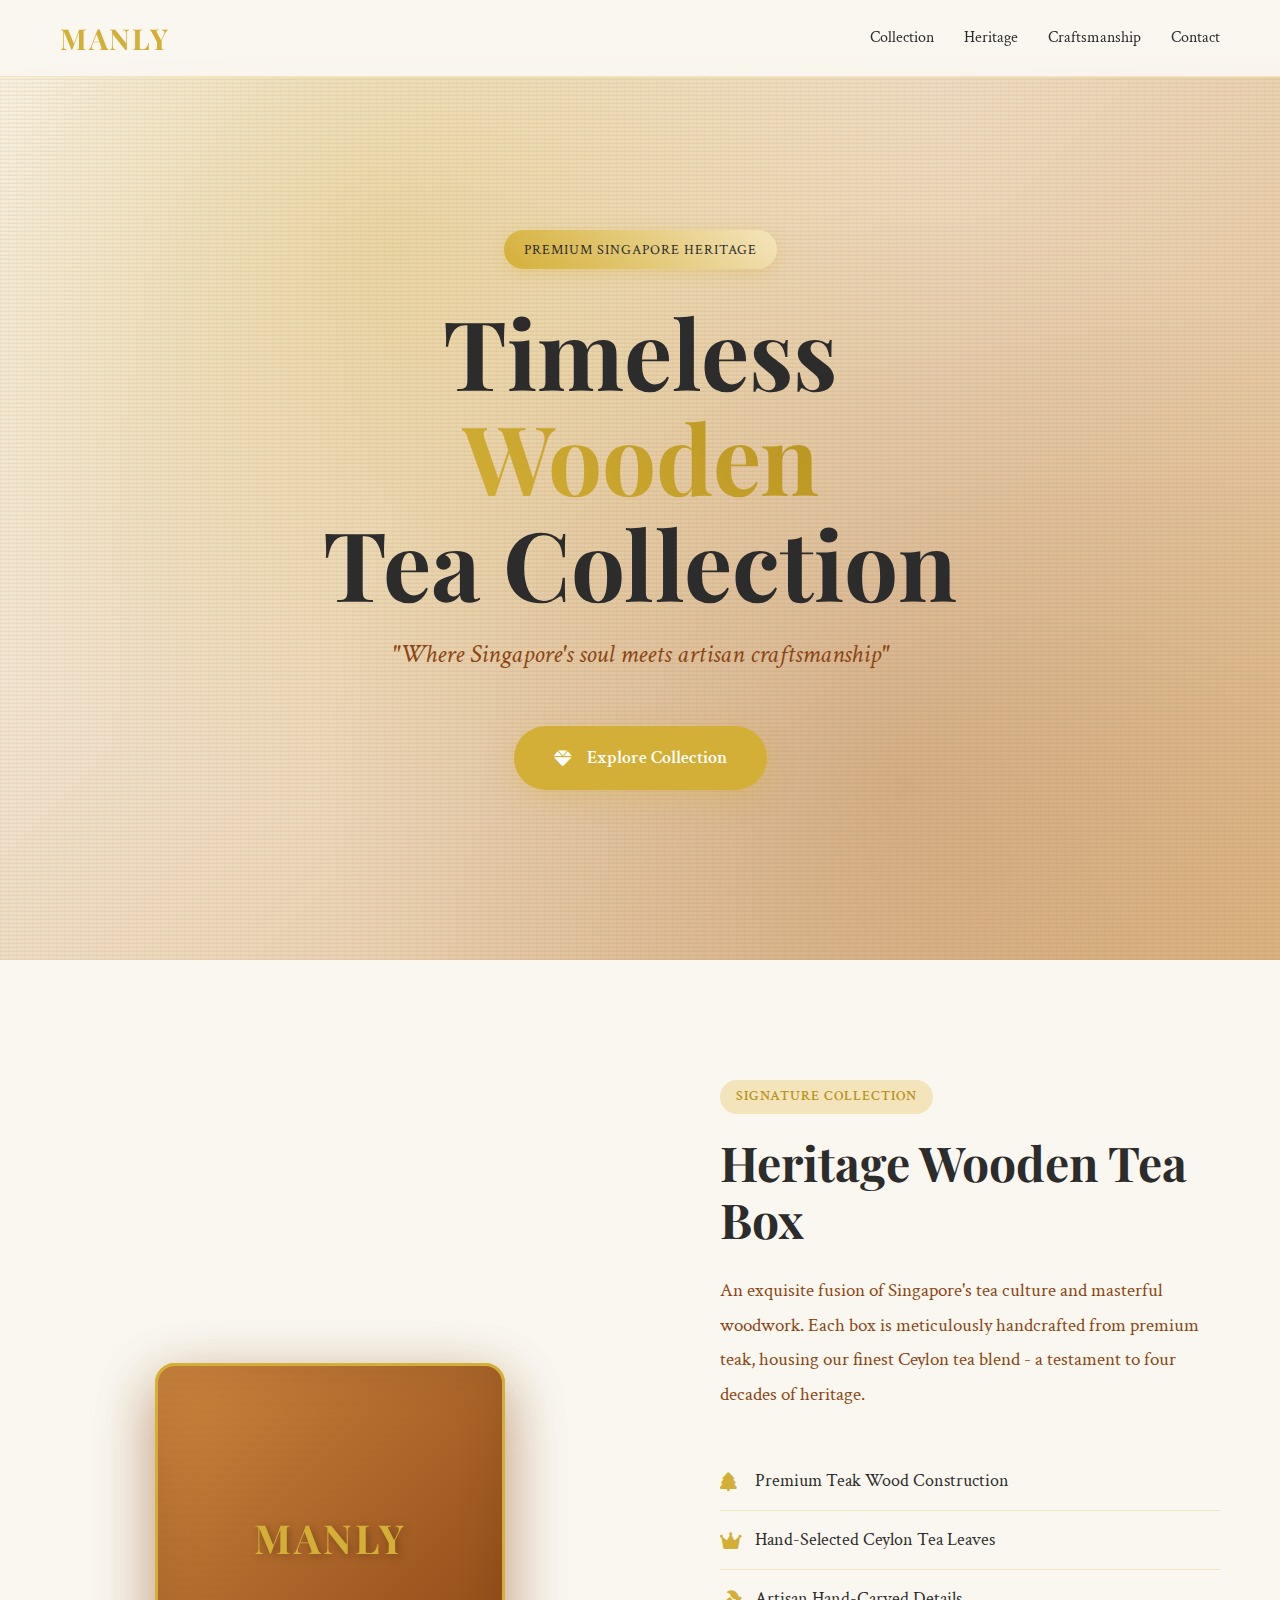
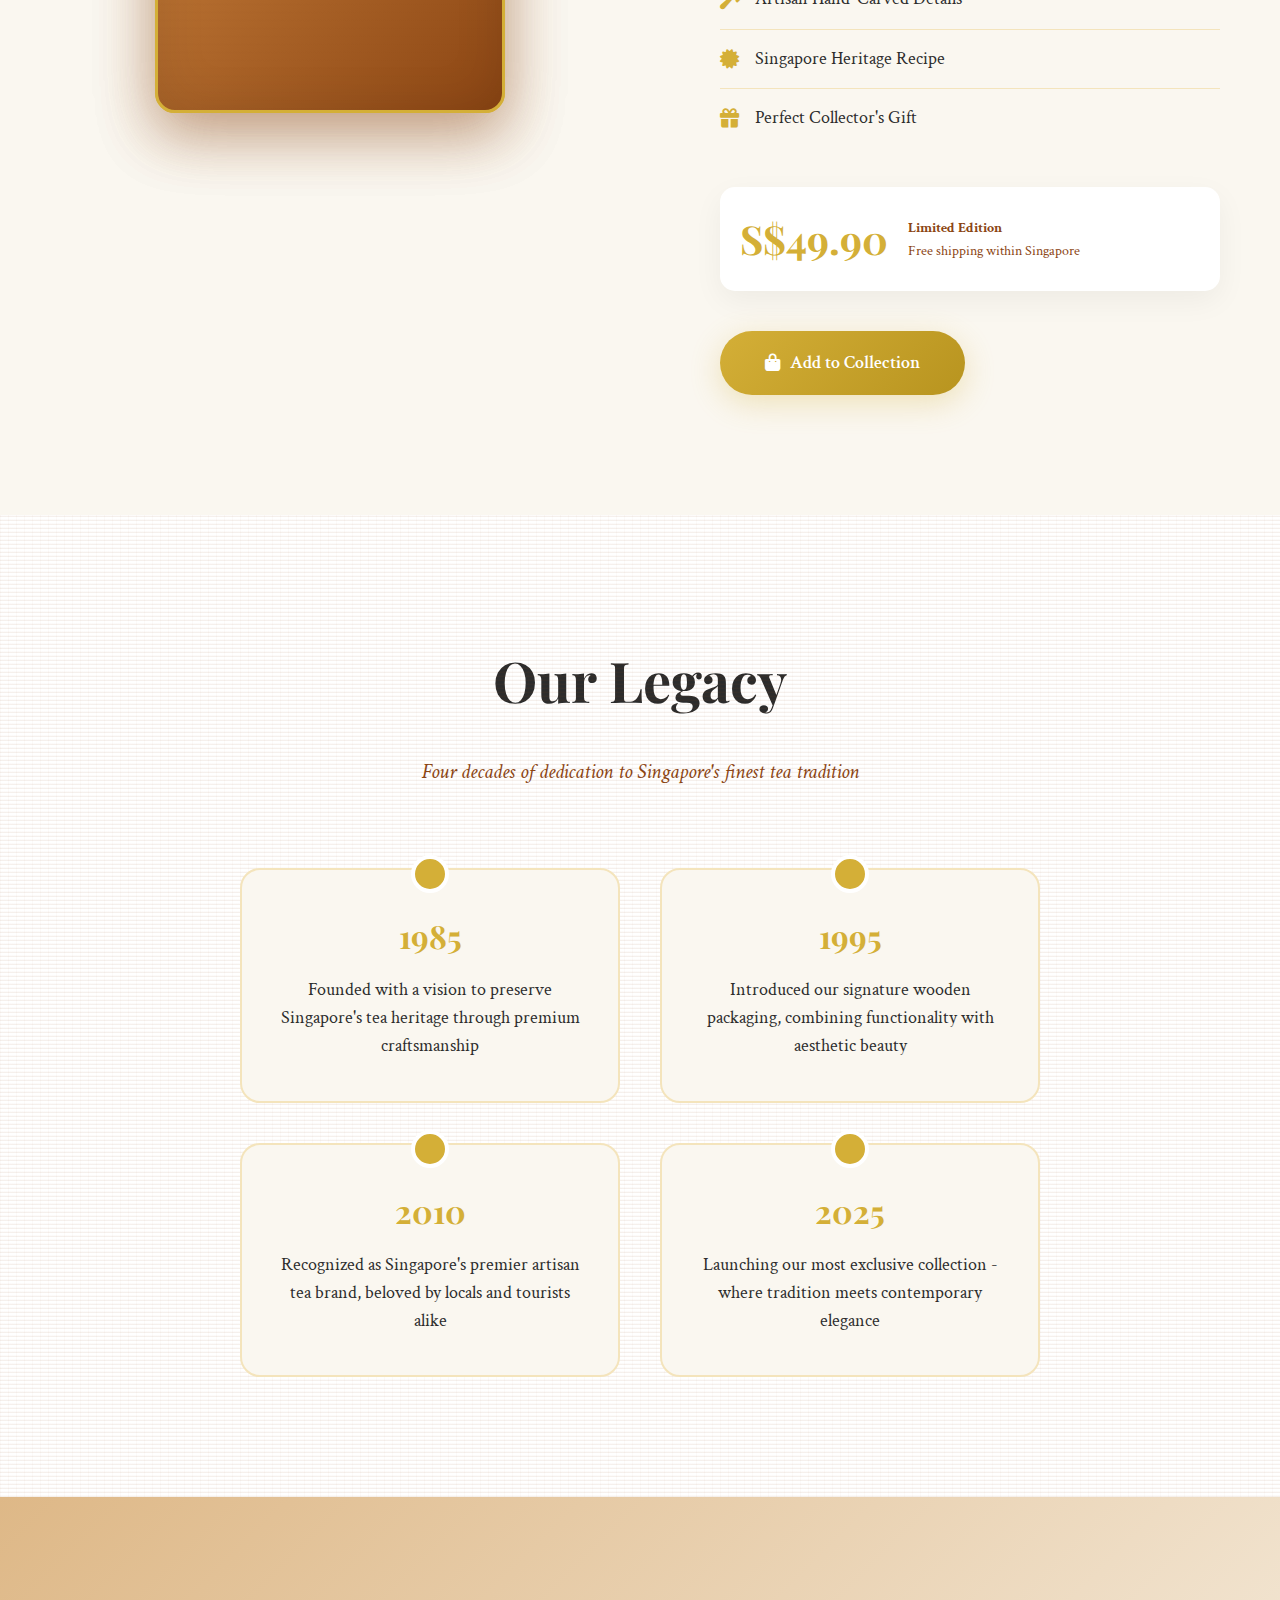
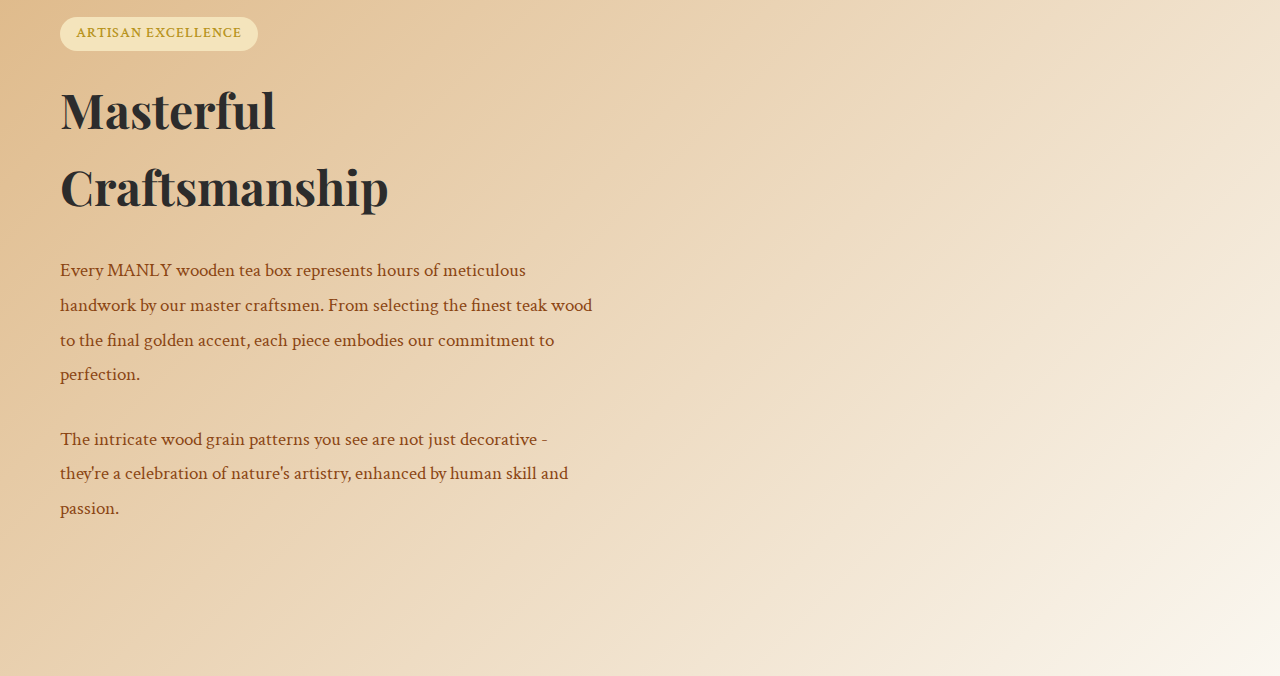
<file: manly_tea_website_video_7s (1).html>
<!DOCTYPE html>
<html lang="en">
<head>
    <meta charset="UTF-8">
    <meta name="viewport" content="width=device-width, initial-scale=1.0">
    <title>MANLY | Premium Wooden Tea Collection</title>
    <link href="https://cdnjs.cloudflare.com/ajax/libs/font-awesome/6.0.0/css/all.min.css" rel="stylesheet">
    <style>
        @import url('https://fonts.googleapis.com/css2?family=Playfair+Display:wght@400;500;600;700&family=Crimson+Text:wght@400;600&family=Montserrat:wght@300;400;500;600&display=swap');
        
        :root {
            --gold-primary: #D4AF37;
            --gold-light: #F4E4BC;
            --gold-dark: #B8941F;
            --wood-dark: #8B4513;
            --wood-medium: #CD853F;
            --wood-light: #DEB887;
            --cream: #FAF7F0;
            --charcoal: #2C2C2C;
            --white: #FFFFFF;
        }
        
        * {
            margin: 0;
            padding: 0;
            box-sizing: border-box;
        }
        
        body {
            font-family: 'Crimson Text', serif;
            line-height: 1.6;
            color: var(--charcoal);
            background: var(--cream);
            overflow-x: hidden;
        }
        
        /* Wood Grain Texture Base */
        .wood-texture {
            position: relative;
            background: linear-gradient(45deg, var(--wood-light) 25%, transparent 25%), 
                        linear-gradient(-45deg, var(--wood-light) 25%, transparent 25%), 
                        linear-gradient(45deg, transparent 75%, var(--wood-light) 75%), 
                        linear-gradient(-45deg, transparent 75%, var(--wood-light) 75%);
            background-size: 20px 20px;
            background-position: 0 0, 0 10px, 10px -10px, -10px 0px;
        }
        
        .wood-texture::before {
            content: '';
            position: absolute;
            top: 0;
            left: 0;
            right: 0;
            bottom: 0;
            background: 
                repeating-linear-gradient(
                    0deg,
                    rgba(139, 69, 19, 0.1) 0px,
                    rgba(139, 69, 19, 0.05) 1px,
                    transparent 2px,
                    transparent 4px
                ),
                repeating-linear-gradient(
                    90deg,
                    rgba(139, 69, 19, 0.05) 0px,
                    transparent 1px,
                    transparent 8px
                );
        }
        
        /* Navigation */
        .nav-bar {
            position: fixed;
            top: 0;
            width: 100%;
            background: rgba(250, 247, 240, 0.95);
            backdrop-filter: blur(10px);
            z-index: 1000;
            padding: 15px 0;
            border-bottom: 1px solid var(--gold-light);
        }
        
        .nav-container {
            max-width: 1200px;
            margin: 0 auto;
            padding: 0 20px;
            display: flex;
            justify-content: space-between;
            align-items: center;
        }
        
        .nav-logo {
            font-family: 'Playfair Display', serif;
            font-size: 1.8rem;
            font-weight: 700;
            color: var(--gold-primary);
            text-decoration: none;
            letter-spacing: 2px;
        }
        
        .nav-links {
            display: flex;
            gap: 30px;
        }
        
        .nav-links a {
            color: var(--charcoal);
            text-decoration: none;
            font-weight: 500;
            transition: color 0.3s ease;
            position: relative;
        }
        
        .nav-links a::after {
            content: '';
            position: absolute;
            bottom: -5px;
            left: 0;
            width: 0;
            height: 2px;
            background: var(--gold-primary);
            transition: width 0.3s ease;
        }
        
        .nav-links a:hover::after {
            width: 100%;
        }
        
        .nav-links a:hover {
            color: var(--gold-primary);
        }
        
        /* Hero Section */
        .hero {
            height: 100vh;
            position: relative;
            display: flex;
            align-items: center;
            justify-content: center;
            overflow: hidden;
            margin-top: 60px;
        }
        
        .hero-bg {
            position: absolute;
            top: 0;
            left: 0;
            width: 100%;
            height: 100%;
            background: 
                radial-gradient(circle at 30% 20%, rgba(212, 175, 55, 0.3) 0%, transparent 50%),
                radial-gradient(circle at 70% 80%, rgba(139, 69, 19, 0.2) 0%, transparent 50%),
                linear-gradient(135deg, var(--cream) 0%, var(--wood-light) 100%);
        }
        
        .hero-content {
            position: relative;
            z-index: 2;
            text-align: center;
            max-width: 800px;
            padding: 0 20px;
        }
        
        .hero-badge {
            background: linear-gradient(45deg, var(--gold-primary), var(--gold-light));
            color: var(--charcoal);
            padding: 8px 20px;
            border-radius: 50px;
            font-size: 0.9rem;
            font-weight: 500;
            letter-spacing: 1px;
            margin-bottom: 30px;
            display: inline-block;
            box-shadow: 0 4px 15px rgba(212, 175, 55, 0.3);
        }
        
        .hero-title {
            font-family: 'Playfair Display', serif;
            font-size: clamp(3rem, 8vw, 6rem);
            font-weight: 700;
            color: var(--charcoal);
            margin-bottom: 20px;
            line-height: 1.1;
        }
        
        .hero-title .gold-text {
            background: linear-gradient(45deg, var(--gold-primary), var(--gold-dark));
            -webkit-background-clip: text;
            -webkit-text-fill-color: transparent;
            background-clip: text;
        }
        
        .hero-subtitle {
            font-size: clamp(1.2rem, 3vw, 1.6rem);
            color: var(--wood-dark);
            margin-bottom: 50px;
            font-weight: 400;
            font-style: italic;
        }
        
        .hero-cta {
            display: inline-flex;
            align-items: center;
            gap: 15px;
            background: var(--gold-primary);
            color: var(--white);
            padding: 18px 40px;
            border: none;
            border-radius: 50px;
            font-size: 1.1rem;
            font-weight: 600;
            text-decoration: none;
            transition: all 0.4s ease;
            box-shadow: 0 8px 30px rgba(212, 175, 55, 0.3);
        }
        
        .hero-cta:hover {
            transform: translateY(-3px);
            box-shadow: 0 15px 40px rgba(212, 175, 55, 0.4);
            background: var(--gold-dark);
        }
        
        /* Product Showcase */
        .product-showcase {
            padding: 120px 0;
            position: relative;
        }
        
        .container {
            max-width: 1200px;
            margin: 0 auto;
            padding: 0 20px;
        }
        
        .showcase-grid {
            display: grid;
            grid-template-columns: 1fr 1fr;
            gap: 80px;
            align-items: center;
        }
        
        .product-visual {
            position: relative;
            text-align: center;
        }
        
        .wooden-box {
            width: 350px;
            height: 350px;
            margin: 0 auto;
            position: relative;
            transform-style: preserve-3d;
            animation: gentleRotate 8s ease-in-out infinite;
        }
        
        .box-face {
            position: absolute;
            width: 350px;
            height: 350px;
            border-radius: 20px;
            background: linear-gradient(135deg, var(--wood-medium), var(--wood-dark));
            border: 3px solid var(--gold-primary);
            box-shadow: 
                inset 0 0 50px rgba(0, 0, 0, 0.1),
                0 20px 60px rgba(139, 69, 19, 0.3);
        }
        
        .box-front {
            transform: translateZ(175px);
        }
        
        .box-back {
            transform: rotateY(180deg) translateZ(175px);
        }
        
        .box-right {
            transform: rotateY(90deg) translateZ(175px);
        }
        
        .box-left {
            transform: rotateY(-90deg) translateZ(175px);
        }
        
        .box-top {
            transform: rotateX(90deg) translateZ(175px);
        }
        
        .box-bottom {
            transform: rotateX(-90deg) translateZ(175px);
        }
        
        .box-logo {
            position: absolute;
            top: 50%;
            left: 50%;
            transform: translate(-50%, -50%);
            font-family: 'Playfair Display', serif;
            font-size: 2.5rem;
            font-weight: 700;
            color: var(--gold-primary);
            text-shadow: 2px 2px 10px rgba(0, 0, 0, 0.3);
            letter-spacing: 3px;
        }
        
        .wood-grain {
            position: absolute;
            top: 0;
            left: 0;
            right: 0;
            bottom: 0;
            opacity: 0.3;
            background: 
                repeating-linear-gradient(
                    0deg,
                    transparent 0px,
                    rgba(139, 69, 19, 0.1) 1px,
                    rgba(139, 69, 19, 0.1) 2px,
                    transparent 3px,
                    transparent 8px
                );
            border-radius: inherit;
        }
        
        @keyframes gentleRotate {
            0%, 100% { transform: rotateY(0deg) rotateX(0deg); }
            25% { transform: rotateY(15deg) rotateX(5deg); }
            50% { transform: rotateY(0deg) rotateX(0deg); }
            75% { transform: rotateY(-15deg) rotateX(-5deg); }
        }
        
        .product-info {
            padding-left: 40px;
        }
        
        .section-badge {
            background: var(--gold-light);
            color: var(--gold-dark);
            padding: 6px 16px;
            border-radius: 20px;
            font-size: 0.85rem;
            font-weight: 600;
            letter-spacing: 1px;
            margin-bottom: 20px;
            display: inline-block;
        }
        
        .product-title {
            font-family: 'Playfair Display', serif;
            font-size: 3rem;
            font-weight: 700;
            color: var(--charcoal);
            margin-bottom: 25px;
            line-height: 1.2;
        }
        
        .product-description {
            font-size: 1.2rem;
            color: var(--wood-dark);
            margin-bottom: 40px;
            line-height: 1.8;
        }
        
        .features-list {
            list-style: none;
            margin-bottom: 40px;
        }
        
        .features-list li {
            display: flex;
            align-items: center;
            padding: 15px 0;
            border-bottom: 1px solid var(--gold-light);
            color: var(--charcoal);
            font-size: 1.1rem;
        }
        
        .features-list li:last-child {
            border-bottom: none;
        }
        
        .features-list i {
            color: var(--gold-primary);
            margin-right: 15px;
            font-size: 1.2rem;
            width: 20px;
        }
        
        .price-section {
            display: flex;
            align-items: center;
            gap: 20px;
            margin-bottom: 40px;
            padding: 20px;
            background: var(--white);
            border-radius: 15px;
            box-shadow: 0 10px 30px rgba(0, 0, 0, 0.05);
        }
        
        .price {
            font-family: 'Playfair Display', serif;
            font-size: 2.5rem;
            font-weight: 700;
            color: var(--gold-primary);
        }
        
        .price-note {
            color: var(--wood-dark);
            font-size: 0.9rem;
        }
        
        .purchase-btn {
            background: linear-gradient(135deg, var(--gold-primary), var(--gold-dark));
            color: var(--white);
            padding: 18px 45px;
            border: none;
            border-radius: 50px;
            font-size: 1.1rem;
            font-weight: 600;
            cursor: pointer;
            transition: all 0.4s ease;
            box-shadow: 0 8px 30px rgba(212, 175, 55, 0.3);
            text-decoration: none;
            display: inline-flex;
            align-items: center;
            gap: 10px;
        }
        
        .purchase-btn:hover {
            transform: translateY(-3px);
            box-shadow: 0 15px 40px rgba(212, 175, 55, 0.4);
        }
        
        /* Heritage Story */
        .heritage-section {
            padding: 120px 0;
            background: var(--white);
            position: relative;
        }
        
        .heritage-content {
            text-align: center;
            max-width: 800px;
            margin: 0 auto;
        }
        
        .heritage-title {
            font-family: 'Playfair Display', serif;
            font-size: 3.5rem;
            font-weight: 700;
            color: var(--charcoal);
            margin-bottom: 30px;
        }
        
        .heritage-subtitle {
            font-size: 1.3rem;
            color: var(--wood-dark);
            margin-bottom: 60px;
            font-style: italic;
        }
        
        .heritage-timeline {
            display: grid;
            grid-template-columns: repeat(auto-fit, minmax(250px, 1fr));
            gap: 40px;
            margin-top: 80px;
        }
        
        .timeline-card {
            background: var(--cream);
            padding: 40px 30px;
            border-radius: 20px;
            text-align: center;
            position: relative;
            transition: transform 0.3s ease;
            border: 2px solid var(--gold-light);
        }
        
        .timeline-card::before {
            content: '';
            position: absolute;
            top: -15px;
            left: 50%;
            transform: translateX(-50%);
            width: 30px;
            height: 30px;
            background: var(--gold-primary);
            border-radius: 50%;
            border: 4px solid var(--white);
        }
        
        .timeline-card:hover {
            transform: translateY(-10px);
        }
        
        .timeline-year {
            font-family: 'Playfair Display', serif;
            font-size: 2rem;
            font-weight: 700;
            color: var(--gold-primary);
            margin-bottom: 15px;
        }
        
        .timeline-event {
            color: var(--charcoal);
            font-size: 1.1rem;
            line-height: 1.6;
        }
        
        /* Craftsmanship Section */
        .craft-section {
            padding: 120px 0;
            background: linear-gradient(135deg, var(--wood-light), var(--cream));
            position: relative;
        }
        
        .craft-grid {
            display: grid;
            grid-template-columns: 1fr 1fr;
            gap: 80px;
            align-items: center;
        }
        
        .craft-content h2 {
            font-family: 'Playfair Display', serif;
            font-size: 3rem;
            font-weight: 700;
            color: var(--charcoal);
            margin-bottom: 30px;
        }
        
        .craft-content p {
            font-size: 1.2rem;
            color: var(--wood-dark);
            margin-bottom: 30px;
            line-height: 1.8;
        }
        
        .craft-features {
            display: grid;
            grid-template-columns: 1fr 1fr;
            gap: 30px;
        }
        
        .craft-feature {
            background: var(--white);
            padding: 25px;
            border-radius: 15px;
            text-align: center;
            box-shadow: 0 5px 20px rgba(0, 0, 0, 0.05);
        }
        
        .craft-feature i {
            font-size: 2rem;
            color: var(--gold-primary);
            margin-bottom: 15px;
        }
        
        .craft-feature h4 {
            font-size: 1.1rem;
            color: var(--charcoal);
            margin-bottom: 10px;
        }
        
        .craft-feature p {
            font-size: 0.95rem;
            color: var(--wood-dark);
            margin: 0;
        }
        
        .craft-visual {
            position: relative;
            height: 500px;
            border-radius: 20px;
            overflow: hidden;
            box-shadow: 0 20px 60px rgba(0, 0, 0, 0.1);
        }
        
        .craft-image {
            width: 100%;
            height: 100%;
            background: linear-gradient(45deg, var(--wood-medium), var(--wood-dark));
            position: relative;
        }
        
        .craft-image::before {
            content: '';
            position: absolute;
            top: 0;
            left: 0;
            right: 0;
            bottom: 0;
            background: 
                repeating-linear-gradient(
                    45deg,
                    rgba(139, 69, 19, 0.1) 0px,
                    rgba(139, 69, 19, 0.1) 2px,
                    transparent 2px,
                    transparent 10px
                ),
                repeating-linear-gradient(
                    -45deg,
                    rgba(212, 175, 55, 0.05) 0px,
                    rgba(212, 175, 55, 0.05) 1px,
                    transparent 1px,
                    transparent 8px
                );
        }
        
        /* Footer */
        .footer {
            background: var(--charcoal);
            color: var(--cream);
            padding: 80px 0 40px;
            position: relative;
        }
        
        .footer::before {
            content: '';
            position: absolute;
            top: 0;
            left: 0;
            right: 0;
            height: 4px;
            background: linear-gradient(90deg, var(--gold-primary), var(--gold-light), var(--gold-primary));
        }
        
        .footer-grid {
            display: grid;
            grid-template-columns: 2fr 1fr 1fr 1fr;
            gap: 40px;
            margin-bottom: 60px;
        }
        
        .footer-brand h3 {
            font-family: 'Playfair Display', serif;
            font-size: 2rem;
            color: var(--gold-primary);
            margin-bottom: 20px;
            letter-spacing: 2px;
        }
        
        .footer-tagline {
            font-size: 1.1rem;
            color: var(--gold-light);
            margin-bottom: 30px;
            font-style: italic;
        }
        
        .footer-social {
            display: flex;
            gap: 15px;
        }
        
        .social-link {
            width: 45px;
            height: 45px;
            background: var(--gold-primary);
            border-radius: 50%;
            display: flex;
            align-items: center;
            justify-content: center;
            color: var(--white);
            text-decoration: none;
            transition: all 0.3s ease;
        }
        
        .social-link:hover {
            background: var(--gold-light);
            color: var(--charcoal);
            transform: translateY(-3px);
        }
        
        .footer-section h4 {
            color: var(--gold-primary);
            margin-bottom: 20px;
            font-size: 1.2rem;
        }
        
        .footer-section a {
            color: var(--cream);
            text-decoration: none;
            display: block;
            margin-bottom: 12px;
            transition: color 0.3s ease;
        }
        
        .footer-section a:hover {
            color: var(--gold-light);
        }
        
        .footer-bottom {
            text-align: center;
            padding-top: 40px;
            border-top: 1px solid #444;
            color: #999;
        }
        
        /* Mobile Responsive */
        @media (max-width: 768px) {
            .nav-links {
                display: none;
            }
            
            .showcase-grid,
            .craft-grid {
                grid-template-columns: 1fr;
                gap: 60px;
            }
            
            .wooden-box {
                width: 250px;
                height: 250px;
            }
            
            .box-face {
                width: 250px;
                height: 250px;
            }
            
            .box-front { transform: translateZ(125px); }
            .box-back { transform: rotateY(180deg) translateZ(125px); }
            .box-right { transform: rotateY(90deg) translateZ(125px); }
            .box-left { transform: rotateY(-90deg) translateZ(125px); }
            .box-top { transform: rotateX(90deg) translateZ(125px); }
            .box-bottom { transform: rotateX(-90deg) translateZ(125px); }
            
            .product-info {
                padding-left: 0;
                text-align: center;
            }
            
            .heritage-timeline {
                grid-template-columns: 1fr;
            }
            
            .craft-features {
                grid-template-columns: 1fr;
            }
            
            .footer-grid {
                grid-template-columns: 1fr;
                text-align: center;
            }
        }
        
        /* Scroll Animations */
        @keyframes fadeInUp {
            from {
                opacity: 0;
                transform: translateY(40px);
            }
            to {
                opacity: 1;
                transform: translateY(0);
            }
        }
        
        .animate-on-scroll {
            opacity: 0;
            animation: fadeInUp 0.8s ease forwards;
        }
    </style>
</head>
<body>

<!-- Auto-opening popup modal with video -->
<div id="popup-overlay" class="popup-overlay" onclick="dismissPopup()">
  <div class="popup-content">
    <video id="popup-video" class="popup-video" autoplay muted playsinline>
      <source src="生成的视频.mp4" type="video/mp4">
      Your browser does not support the video tag.
    </video>
  </div>
</div>

<style>
  .popup-overlay {
    position: fixed;
    top: 0;
    left: 0;
    width: 100vw;
    height: 100vh;
    background-color: rgba(0, 0, 0, 0.7);
    display: flex;
    justify-content: center;
    align-items: center;
    z-index: 9999;
    opacity: 0;
    animation: fadeIn 2s ease forwards;
  }

  .popup-content {
    max-width: 90vw;
    max-height: 90vh;
    animation: zoomIn 1s ease forwards;
  }

  .popup-video {
    width: 100%;
    height: auto;
    border-radius: 12px;
    box-shadow: 0 0 20px rgba(0,0,0,0.4);
    opacity: 0;
    animation: fadeVideoIn 1.5s ease forwards;
    animation-delay: 0.5s;
  }

  @keyframes fadeIn {
    to {
      opacity: 1;
    }
  }

  @keyframes zoomIn {
    0% {
      transform: scale(0.7);
    }
    100% {
      transform: scale(1);
    }
  }

  @keyframes fadeVideoIn {
    to {
      opacity: 1;
    }
  }
</style>

<script>
  function dismissPopup() {
    const popup = document.getElementById('popup-overlay');
    if (popup) {
      popup.style.animation = 'fadeOut 1s ease forwards';
      setTimeout(() => popup.remove(), 1000);
    }
  }

  // Auto-dismiss after 5 seconds
  setTimeout(dismissPopup, 5000);

  const style = document.createElement('style');
  style.innerHTML = `
    @keyframes fadeOut {
      to {
        opacity: 0;
      }
    }
  `;
  document.head.appendChild(style);
</script>

    <!-- Navigation -->
    <nav class="nav-bar">
        <div class="nav-container">
            <a href="#" class="nav-logo">MANLY</a>
            <div class="nav-links">
                <a href="#collection">Collection</a>
                <a href="#heritage">Heritage</a>
                <a href="#craft">Craftsmanship</a>
                <a href="#contact">Contact</a>
            </div>
        </div>
    </nav>

    <!-- Hero Section -->
    <section class="hero">
        <div class="hero-bg wood-texture"></div>
        <div class="hero-content">
            <div class="hero-badge">PREMIUM SINGAPORE HERITAGE</div>
            <h1 class="hero-title">
                Timeless <span class="gold-text">Wooden</span><br>
                Tea Collection
            </h1>
            <p class="hero-subtitle">
                "Where Singapore's soul meets artisan craftsmanship"
            </p>
            <a href="#collection" class="hero-cta">
                <i class="fas fa-gem"></i>
                Explore Collection
            </a>
        </div>
    </section>

    <!-- Product Showcase -->
    <section class="product-showcase" id="collection">
        <div class="container">
            <div class="showcase-grid">
                <div class="product-visual">
                    <div class="wooden-box">
                        <div class="box-face box-front">
                            <div class="wood-grain"></div>
                            <div class="box-logo">MANLY</div>
                        </div>
                        <div class="box-face box-back">
                            <div class="wood-grain"></div>
                        </div>
                        <div class="box-face box-right">
                            <div class="wood-grain"></div>
                        </div>
                        <div class="box-face box-left">
                            <div class="wood-grain"></div>
                        </div>
                        <div class="box-face box-top">
                            <div class="wood-grain"></div>
                        </div>
                        <div class="box-face box-bottom">
                            <div class="wood-grain"></div>
                        </div>
                    </div>
                </div>
                
                <div class="product-info">
                    <div class="section-badge">SIGNATURE COLLECTION</div>
                    <h2 class="product-title">Heritage Wooden Tea Box</h2>
                    <p class="product-description">
                        An exquisite fusion of Singapore's tea culture and masterful woodwork. Each box is meticulously handcrafted from premium teak, housing our finest Ceylon tea blend - a testament to four decades of heritage.
                    </p>
                    
                    <ul class="features-list">
                        <li><i class="fas fa-tree"></i> Premium Teak Wood Construction</li>
                        <li><i class="fas fa-crown"></i> Hand-Selected Ceylon Tea Leaves</li>
                        <li><i class="fas fa-hammer"></i> Artisan Hand-Carved Details</li>
                        <li><i class="fas fa-certificate"></i> Singapore Heritage Recipe</li>
                        <li><i class="fas fa-gift"></i> Perfect Collector's Gift</li>
                    </ul>
                    
                    <div class="price-section">
                        <div class="price">S$49.90</div>
                        <div class="price-note">
                            <strong>Limited Edition</strong><br>
                            Free shipping within Singapore
                        </div>
                    </div>
                    
                    <a href="#" class="purchase-btn">
                        <i class="fas fa-shopping-bag"></i>
                        Add to Collection
                    </a>
                </div>
            </div>
        </div>
    </section>

    <!-- Heritage Story -->
    <section class="heritage-section wood-texture" id="heritage">
        <div class="container">
            <div class="heritage-content">
                <h2 class="heritage-title">Our Legacy</h2>
                <p class="heritage-subtitle">
                    Four decades of dedication to Singapore's finest tea tradition
                </p>
                
                <div class="heritage-timeline">
                    <div class="timeline-card">
                        <div class="timeline-year">1985</div>
                        <p class="timeline-event">Founded with a vision to preserve Singapore's tea heritage through premium craftsmanship</p>
                    </div>
                    <div class="timeline-card">
                        <div class="timeline-year">1995</div>
                        <p class="timeline-event">Introduced our signature wooden packaging, combining functionality with aesthetic beauty</p>
                    </div>
                    <div class="timeline-card">
                        <div class="timeline-year">2010</div>
                        <p class="timeline-event">Recognized as Singapore's premier artisan tea brand, beloved by locals and tourists alike</p>
                    </div>
                    <div class="timeline-card">
                        <div class="timeline-year">2025</div>
                        <p class="timeline-event">Launching our most exclusive collection - where tradition meets contemporary elegance</p>
                    </div>
                </div>
            </div>
        </div>
    </section>

    <!-- Craftsmanship -->
    <section class="craft-section" id="craft">
        <div class="container">
            <div class="craft-grid">
                <div class="craft-content">
                    <div class="section-badge">ARTISAN EXCELLENCE</div>
                    <h2>Masterful Craftsmanship</h2>
                    <p>
                        Every MANLY wooden tea box represents hours of meticulous handwork by our master craftsmen. From selecting the finest teak wood to the final golden accent, each piece embodies our commitment to perfection.
                    </p>
                    <p>
                        The intricate wood grain patterns you see are not just decorative - they're a celebration of nature's artistry, enhanced by human skill and passion.
</file>
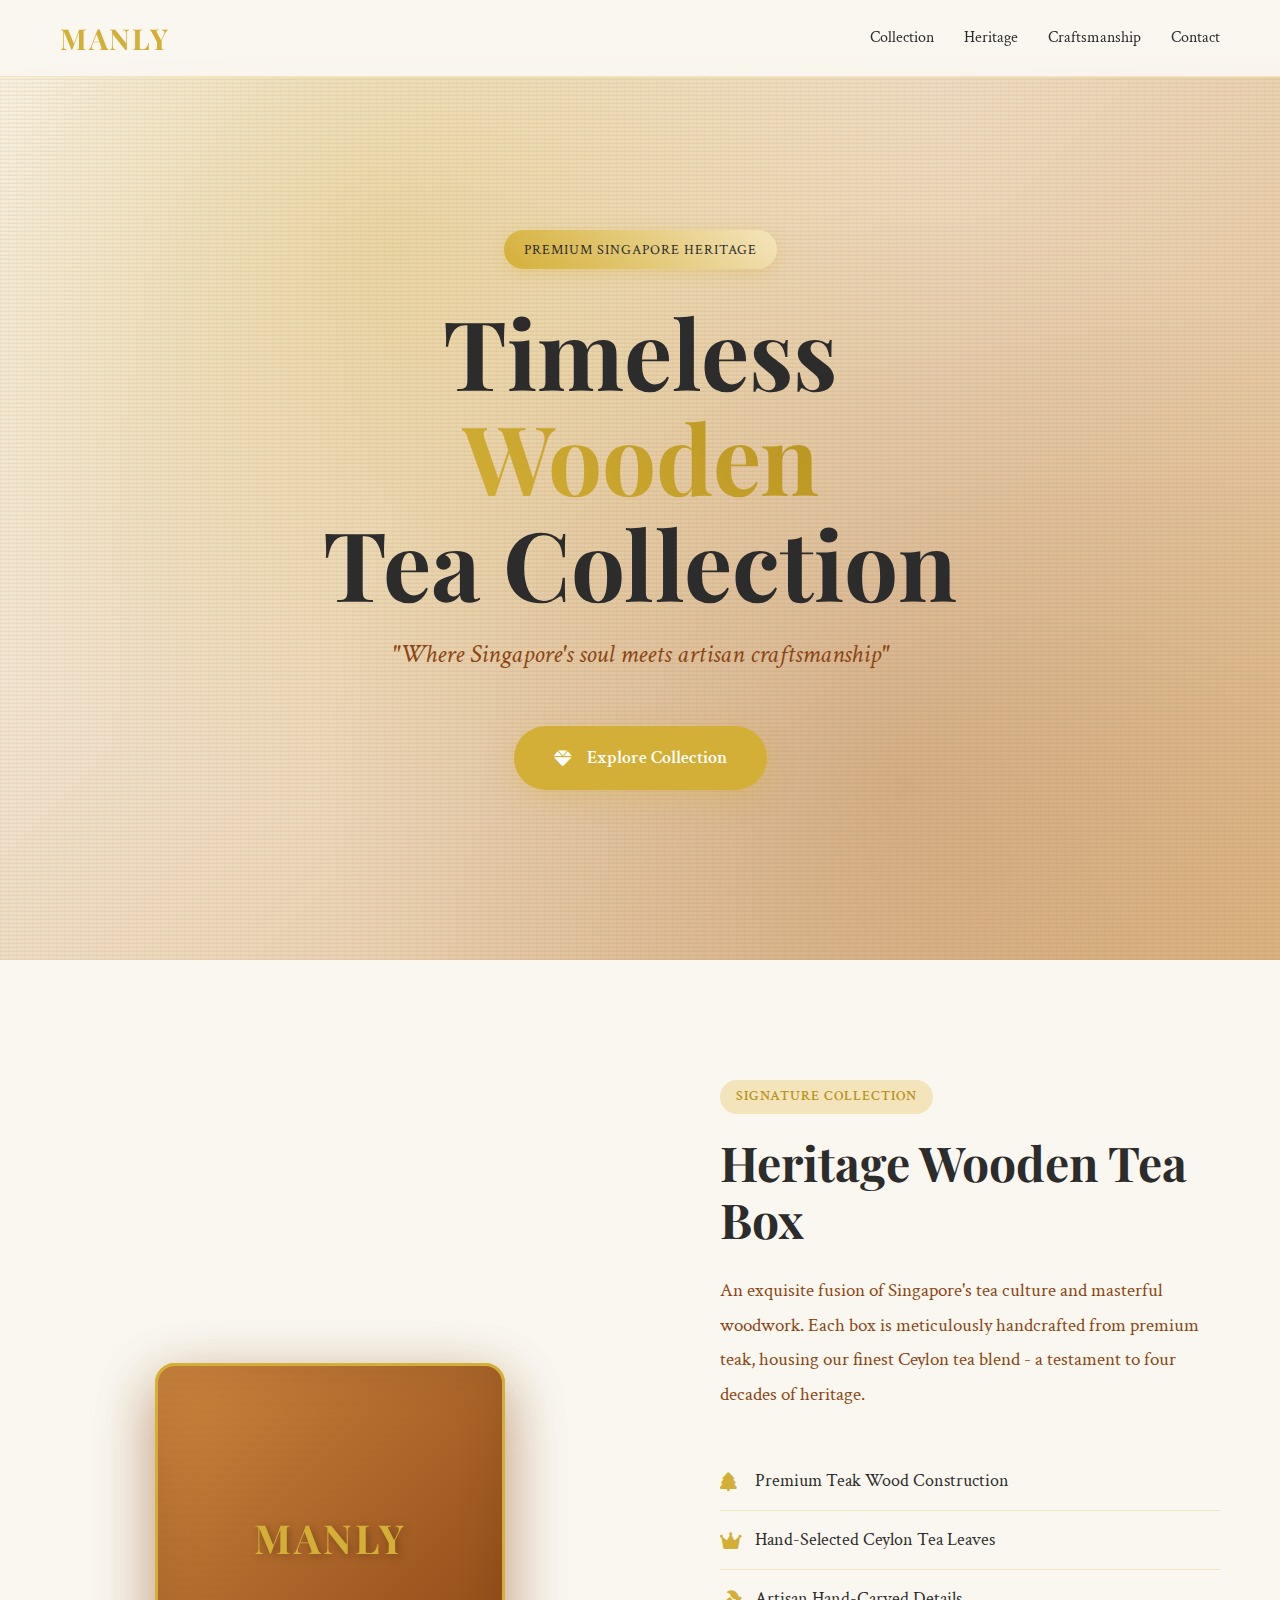
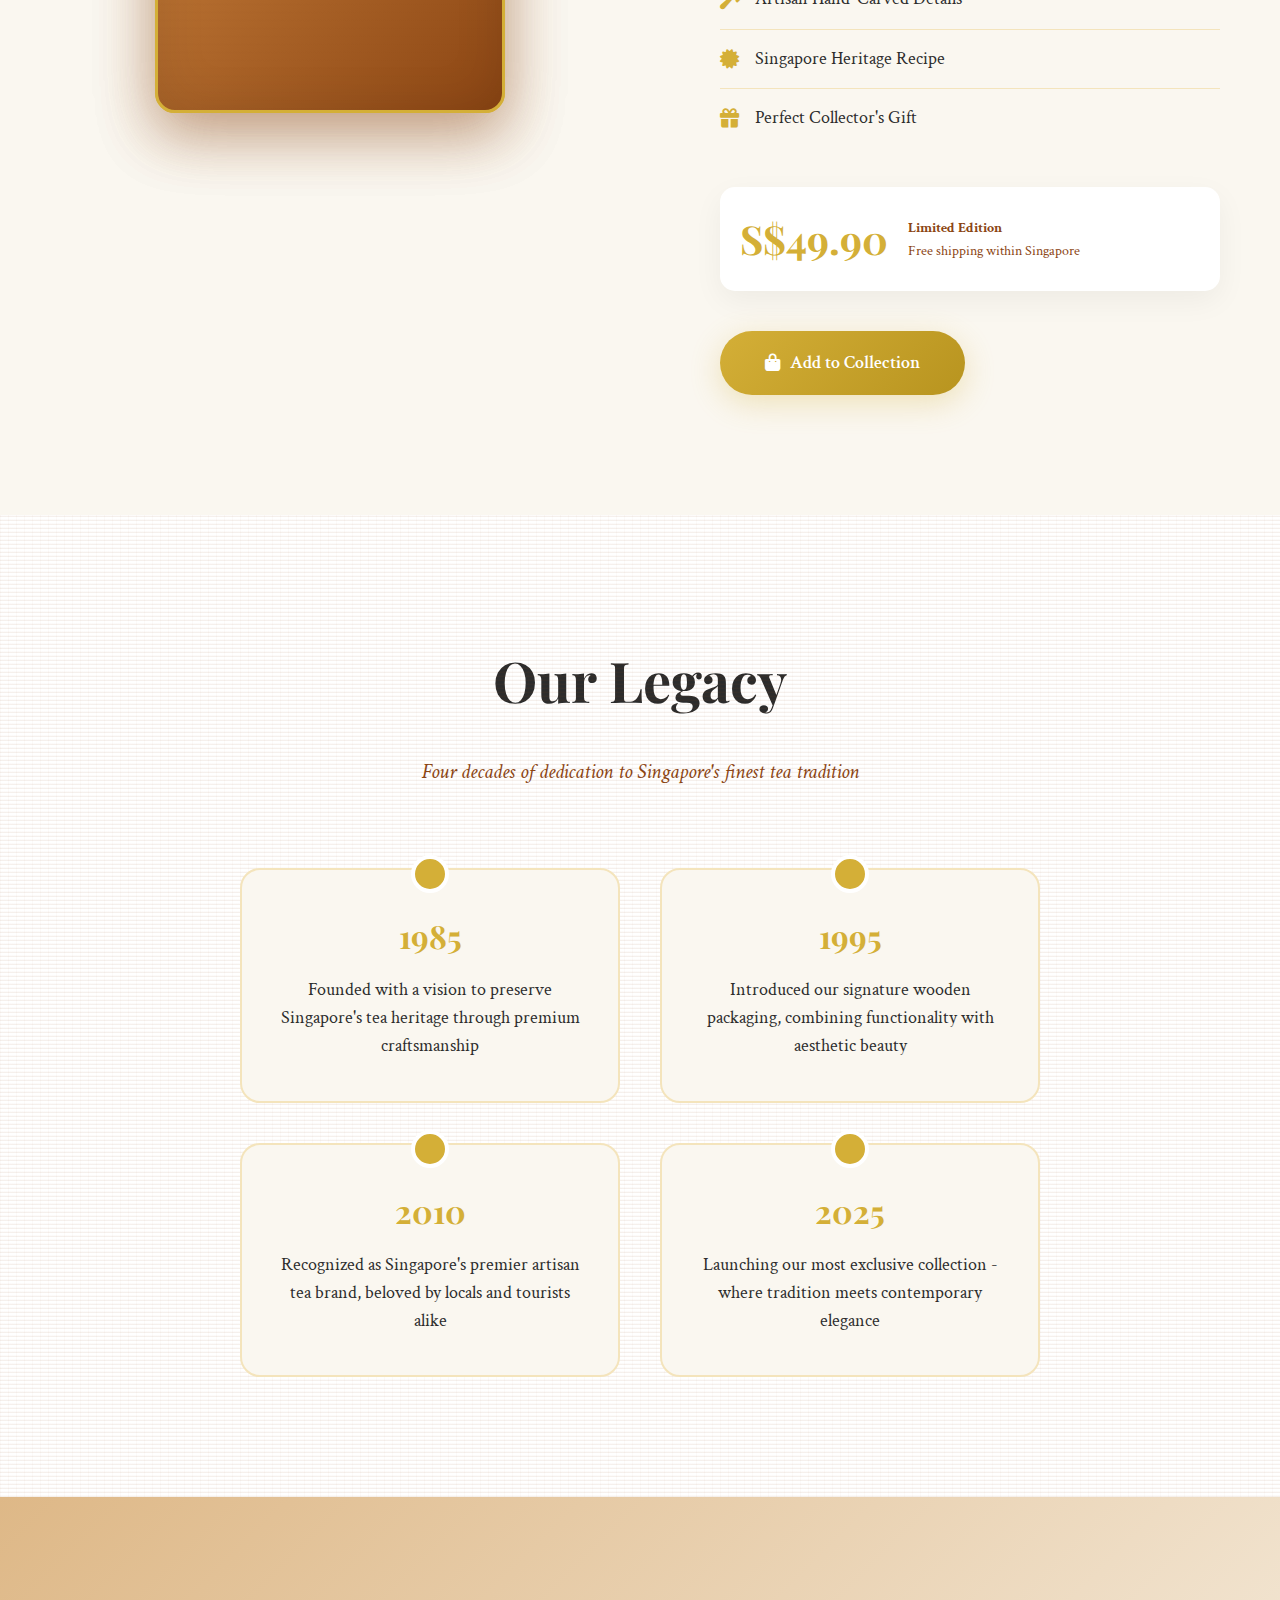
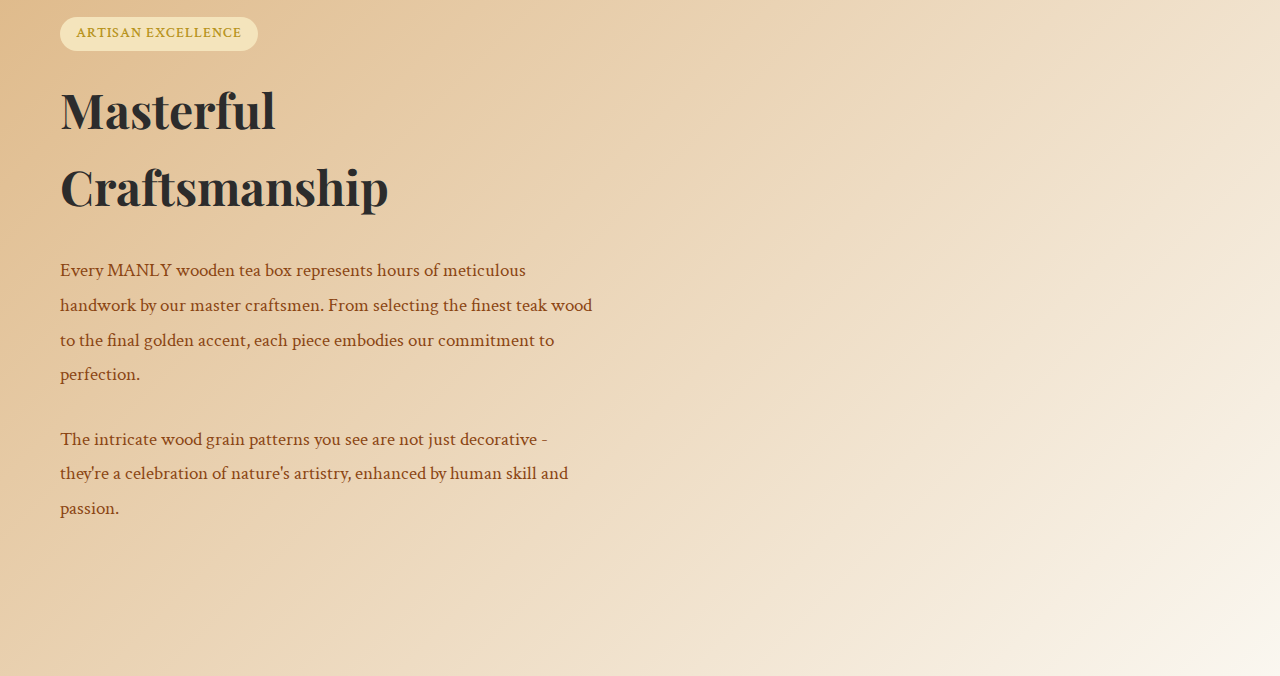
<file: manly_tea_website_video_7s.html>
<!DOCTYPE html>
<html lang="en">
<head>
    <meta charset="UTF-8">
    <meta name="viewport" content="width=device-width, initial-scale=1.0">
    <title>MANLY | Premium Wooden Tea Collection</title>
    <link href="https://cdnjs.cloudflare.com/ajax/libs/font-awesome/6.0.0/css/all.min.css" rel="stylesheet">
    <style>
        @import url('https://fonts.googleapis.com/css2?family=Playfair+Display:wght@400;500;600;700&family=Crimson+Text:wght@400;600&family=Montserrat:wght@300;400;500;600&display=swap');
        
        :root {
            --gold-primary: #D4AF37;
            --gold-light: #F4E4BC;
            --gold-dark: #B8941F;
            --wood-dark: #8B4513;
            --wood-medium: #CD853F;
            --wood-light: #DEB887;
            --cream: #FAF7F0;
            --charcoal: #2C2C2C;
            --white: #FFFFFF;
        }
        
        * {
            margin: 0;
            padding: 0;
            box-sizing: border-box;
        }
        
        body {
            font-family: 'Crimson Text', serif;
            line-height: 1.6;
            color: var(--charcoal);
            background: var(--cream);
            overflow-x: hidden;
        }
        
        /* Wood Grain Texture Base */
        .wood-texture {
            position: relative;
            background: linear-gradient(45deg, var(--wood-light) 25%, transparent 25%), 
                        linear-gradient(-45deg, var(--wood-light) 25%, transparent 25%), 
                        linear-gradient(45deg, transparent 75%, var(--wood-light) 75%), 
                        linear-gradient(-45deg, transparent 75%, var(--wood-light) 75%);
            background-size: 20px 20px;
            background-position: 0 0, 0 10px, 10px -10px, -10px 0px;
        }
        
        .wood-texture::before {
            content: '';
            position: absolute;
            top: 0;
            left: 0;
            right: 0;
            bottom: 0;
            background: 
                repeating-linear-gradient(
                    0deg,
                    rgba(139, 69, 19, 0.1) 0px,
                    rgba(139, 69, 19, 0.05) 1px,
                    transparent 2px,
                    transparent 4px
                ),
                repeating-linear-gradient(
                    90deg,
                    rgba(139, 69, 19, 0.05) 0px,
                    transparent 1px,
                    transparent 8px
                );
        }
        
        /* Navigation */
        .nav-bar {
            position: fixed;
            top: 0;
            width: 100%;
            background: rgba(250, 247, 240, 0.95);
            backdrop-filter: blur(10px);
            z-index: 1000;
            padding: 15px 0;
            border-bottom: 1px solid var(--gold-light);
        }
        
        .nav-container {
            max-width: 1200px;
            margin: 0 auto;
            padding: 0 20px;
            display: flex;
            justify-content: space-between;
            align-items: center;
        }
        
        .nav-logo {
            font-family: 'Playfair Display', serif;
            font-size: 1.8rem;
            font-weight: 700;
            color: var(--gold-primary);
            text-decoration: none;
            letter-spacing: 2px;
        }
        
        .nav-links {
            display: flex;
            gap: 30px;
        }
        
        .nav-links a {
            color: var(--charcoal);
            text-decoration: none;
            font-weight: 500;
            transition: color 0.3s ease;
            position: relative;
        }
        
        .nav-links a::after {
            content: '';
            position: absolute;
            bottom: -5px;
            left: 0;
            width: 0;
            height: 2px;
            background: var(--gold-primary);
            transition: width 0.3s ease;
        }
        
        .nav-links a:hover::after {
            width: 100%;
        }
        
        .nav-links a:hover {
            color: var(--gold-primary);
        }
        
        /* Hero Section */
        .hero {
            height: 100vh;
            position: relative;
            display: flex;
            align-items: center;
            justify-content: center;
            overflow: hidden;
            margin-top: 60px;
        }
        
        .hero-bg {
            position: absolute;
            top: 0;
            left: 0;
            width: 100%;
            height: 100%;
            background: 
                radial-gradient(circle at 30% 20%, rgba(212, 175, 55, 0.3) 0%, transparent 50%),
                radial-gradient(circle at 70% 80%, rgba(139, 69, 19, 0.2) 0%, transparent 50%),
                linear-gradient(135deg, var(--cream) 0%, var(--wood-light) 100%);
        }
        
        .hero-content {
            position: relative;
            z-index: 2;
            text-align: center;
            max-width: 800px;
            padding: 0 20px;
        }
        
        .hero-badge {
            background: linear-gradient(45deg, var(--gold-primary), var(--gold-light));
            color: var(--charcoal);
            padding: 8px 20px;
            border-radius: 50px;
            font-size: 0.9rem;
            font-weight: 500;
            letter-spacing: 1px;
            margin-bottom: 30px;
            display: inline-block;
            box-shadow: 0 4px 15px rgba(212, 175, 55, 0.3);
        }
        
        .hero-title {
            font-family: 'Playfair Display', serif;
            font-size: clamp(3rem, 8vw, 6rem);
            font-weight: 700;
            color: var(--charcoal);
            margin-bottom: 20px;
            line-height: 1.1;
        }
        
        .hero-title .gold-text {
            background: linear-gradient(45deg, var(--gold-primary), var(--gold-dark));
            -webkit-background-clip: text;
            -webkit-text-fill-color: transparent;
            background-clip: text;
        }
        
        .hero-subtitle {
            font-size: clamp(1.2rem, 3vw, 1.6rem);
            color: var(--wood-dark);
            margin-bottom: 50px;
            font-weight: 400;
            font-style: italic;
        }
        
        .hero-cta {
            display: inline-flex;
            align-items: center;
            gap: 15px;
            background: var(--gold-primary);
            color: var(--white);
            padding: 18px 40px;
            border: none;
            border-radius: 50px;
            font-size: 1.1rem;
            font-weight: 600;
            text-decoration: none;
            transition: all 0.4s ease;
            box-shadow: 0 8px 30px rgba(212, 175, 55, 0.3);
        }
        
        .hero-cta:hover {
            transform: translateY(-3px);
            box-shadow: 0 15px 40px rgba(212, 175, 55, 0.4);
            background: var(--gold-dark);
        }
        
        /* Product Showcase */
        .product-showcase {
            padding: 120px 0;
            position: relative;
        }
        
        .container {
            max-width: 1200px;
            margin: 0 auto;
            padding: 0 20px;
        }
        
        .showcase-grid {
            display: grid;
            grid-template-columns: 1fr 1fr;
            gap: 80px;
            align-items: center;
        }
        
        .product-visual {
            position: relative;
            text-align: center;
        }
        
        .wooden-box {
            width: 350px;
            height: 350px;
            margin: 0 auto;
            position: relative;
            transform-style: preserve-3d;
            animation: gentleRotate 8s ease-in-out infinite;
        }
        
        .box-face {
            position: absolute;
            width: 350px;
            height: 350px;
            border-radius: 20px;
            background: linear-gradient(135deg, var(--wood-medium), var(--wood-dark));
            border: 3px solid var(--gold-primary);
            box-shadow: 
                inset 0 0 50px rgba(0, 0, 0, 0.1),
                0 20px 60px rgba(139, 69, 19, 0.3);
        }
        
        .box-front {
            transform: translateZ(175px);
        }
        
        .box-back {
            transform: rotateY(180deg) translateZ(175px);
        }
        
        .box-right {
            transform: rotateY(90deg) translateZ(175px);
        }
        
        .box-left {
            transform: rotateY(-90deg) translateZ(175px);
        }
        
        .box-top {
            transform: rotateX(90deg) translateZ(175px);
        }
        
        .box-bottom {
            transform: rotateX(-90deg) translateZ(175px);
        }
        
        .box-logo {
            position: absolute;
            top: 50%;
            left: 50%;
            transform: translate(-50%, -50%);
            font-family: 'Playfair Display', serif;
            font-size: 2.5rem;
            font-weight: 700;
            color: var(--gold-primary);
            text-shadow: 2px 2px 10px rgba(0, 0, 0, 0.3);
            letter-spacing: 3px;
        }
        
        .wood-grain {
            position: absolute;
            top: 0;
            left: 0;
            right: 0;
            bottom: 0;
            opacity: 0.3;
            background: 
                repeating-linear-gradient(
                    0deg,
                    transparent 0px,
                    rgba(139, 69, 19, 0.1) 1px,
                    rgba(139, 69, 19, 0.1) 2px,
                    transparent 3px,
                    transparent 8px
                );
            border-radius: inherit;
        }
        
        @keyframes gentleRotate {
            0%, 100% { transform: rotateY(0deg) rotateX(0deg); }
            25% { transform: rotateY(15deg) rotateX(5deg); }
            50% { transform: rotateY(0deg) rotateX(0deg); }
            75% { transform: rotateY(-15deg) rotateX(-5deg); }
        }
        
        .product-info {
            padding-left: 40px;
        }
        
        .section-badge {
            background: var(--gold-light);
            color: var(--gold-dark);
            padding: 6px 16px;
            border-radius: 20px;
            font-size: 0.85rem;
            font-weight: 600;
            letter-spacing: 1px;
            margin-bottom: 20px;
            display: inline-block;
        }
        
        .product-title {
            font-family: 'Playfair Display', serif;
            font-size: 3rem;
            font-weight: 700;
            color: var(--charcoal);
            margin-bottom: 25px;
            line-height: 1.2;
        }
        
        .product-description {
            font-size: 1.2rem;
            color: var(--wood-dark);
            margin-bottom: 40px;
            line-height: 1.8;
        }
        
        .features-list {
            list-style: none;
            margin-bottom: 40px;
        }
        
        .features-list li {
            display: flex;
            align-items: center;
            padding: 15px 0;
            border-bottom: 1px solid var(--gold-light);
            color: var(--charcoal);
            font-size: 1.1rem;
        }
        
        .features-list li:last-child {
            border-bottom: none;
        }
        
        .features-list i {
            color: var(--gold-primary);
            margin-right: 15px;
            font-size: 1.2rem;
            width: 20px;
        }
        
        .price-section {
            display: flex;
            align-items: center;
            gap: 20px;
            margin-bottom: 40px;
            padding: 20px;
            background: var(--white);
            border-radius: 15px;
            box-shadow: 0 10px 30px rgba(0, 0, 0, 0.05);
        }
        
        .price {
            font-family: 'Playfair Display', serif;
            font-size: 2.5rem;
            font-weight: 700;
            color: var(--gold-primary);
        }
        
        .price-note {
            color: var(--wood-dark);
            font-size: 0.9rem;
        }
        
        .purchase-btn {
            background: linear-gradient(135deg, var(--gold-primary), var(--gold-dark));
            color: var(--white);
            padding: 18px 45px;
            border: none;
            border-radius: 50px;
            font-size: 1.1rem;
            font-weight: 600;
            cursor: pointer;
            transition: all 0.4s ease;
            box-shadow: 0 8px 30px rgba(212, 175, 55, 0.3);
            text-decoration: none;
            display: inline-flex;
            align-items: center;
            gap: 10px;
        }
        
        .purchase-btn:hover {
            transform: translateY(-3px);
            box-shadow: 0 15px 40px rgba(212, 175, 55, 0.4);
        }
        
        /* Heritage Story */
        .heritage-section {
            padding: 120px 0;
            background: var(--white);
            position: relative;
        }
        
        .heritage-content {
            text-align: center;
            max-width: 800px;
            margin: 0 auto;
        }
        
        .heritage-title {
            font-family: 'Playfair Display', serif;
            font-size: 3.5rem;
            font-weight: 700;
            color: var(--charcoal);
            margin-bottom: 30px;
        }
        
        .heritage-subtitle {
            font-size: 1.3rem;
            color: var(--wood-dark);
            margin-bottom: 60px;
            font-style: italic;
        }
        
        .heritage-timeline {
            display: grid;
            grid-template-columns: repeat(auto-fit, minmax(250px, 1fr));
            gap: 40px;
            margin-top: 80px;
        }
        
        .timeline-card {
            background: var(--cream);
            padding: 40px 30px;
            border-radius: 20px;
            text-align: center;
            position: relative;
            transition: transform 0.3s ease;
            border: 2px solid var(--gold-light);
        }
        
        .timeline-card::before {
            content: '';
            position: absolute;
            top: -15px;
            left: 50%;
            transform: translateX(-50%);
            width: 30px;
            height: 30px;
            background: var(--gold-primary);
            border-radius: 50%;
            border: 4px solid var(--white);
        }
        
        .timeline-card:hover {
            transform: translateY(-10px);
        }
        
        .timeline-year {
            font-family: 'Playfair Display', serif;
            font-size: 2rem;
            font-weight: 700;
            color: var(--gold-primary);
            margin-bottom: 15px;
        }
        
        .timeline-event {
            color: var(--charcoal);
            font-size: 1.1rem;
            line-height: 1.6;
        }
        
        /* Craftsmanship Section */
        .craft-section {
            padding: 120px 0;
            background: linear-gradient(135deg, var(--wood-light), var(--cream));
            position: relative;
        }
        
        .craft-grid {
            display: grid;
            grid-template-columns: 1fr 1fr;
            gap: 80px;
            align-items: center;
        }
        
        .craft-content h2 {
            font-family: 'Playfair Display', serif;
            font-size: 3rem;
            font-weight: 700;
            color: var(--charcoal);
            margin-bottom: 30px;
        }
        
        .craft-content p {
            font-size: 1.2rem;
            color: var(--wood-dark);
            margin-bottom: 30px;
            line-height: 1.8;
        }
        
        .craft-features {
            display: grid;
            grid-template-columns: 1fr 1fr;
            gap: 30px;
        }
        
        .craft-feature {
            background: var(--white);
            padding: 25px;
            border-radius: 15px;
            text-align: center;
            box-shadow: 0 5px 20px rgba(0, 0, 0, 0.05);
        }
        
        .craft-feature i {
            font-size: 2rem;
            color: var(--gold-primary);
            margin-bottom: 15px;
        }
        
        .craft-feature h4 {
            font-size: 1.1rem;
            color: var(--charcoal);
            margin-bottom: 10px;
        }
        
        .craft-feature p {
            font-size: 0.95rem;
            color: var(--wood-dark);
            margin: 0;
        }
        
        .craft-visual {
            position: relative;
            height: 500px;
            border-radius: 20px;
            overflow: hidden;
            box-shadow: 0 20px 60px rgba(0, 0, 0, 0.1);
        }
        
        .craft-image {
            width: 100%;
            height: 100%;
            background: linear-gradient(45deg, var(--wood-medium), var(--wood-dark));
            position: relative;
        }
        
        .craft-image::before {
            content: '';
            position: absolute;
            top: 0;
            left: 0;
            right: 0;
            bottom: 0;
            background: 
                repeating-linear-gradient(
                    45deg,
                    rgba(139, 69, 19, 0.1) 0px,
                    rgba(139, 69, 19, 0.1) 2px,
                    transparent 2px,
                    transparent 10px
                ),
                repeating-linear-gradient(
                    -45deg,
                    rgba(212, 175, 55, 0.05) 0px,
                    rgba(212, 175, 55, 0.05) 1px,
                    transparent 1px,
                    transparent 8px
                );
        }
        
        /* Footer */
        .footer {
            background: var(--charcoal);
            color: var(--cream);
            padding: 80px 0 40px;
            position: relative;
        }
        
        .footer::before {
            content: '';
            position: absolute;
            top: 0;
            left: 0;
            right: 0;
            height: 4px;
            background: linear-gradient(90deg, var(--gold-primary), var(--gold-light), var(--gold-primary));
        }
        
        .footer-grid {
            display: grid;
            grid-template-columns: 2fr 1fr 1fr 1fr;
            gap: 40px;
            margin-bottom: 60px;
        }
        
        .footer-brand h3 {
            font-family: 'Playfair Display', serif;
            font-size: 2rem;
            color: var(--gold-primary);
            margin-bottom: 20px;
            letter-spacing: 2px;
        }
        
        .footer-tagline {
            font-size: 1.1rem;
            color: var(--gold-light);
            margin-bottom: 30px;
            font-style: italic;
        }
        
        .footer-social {
            display: flex;
            gap: 15px;
        }
        
        .social-link {
            width: 45px;
            height: 45px;
            background: var(--gold-primary);
            border-radius: 50%;
            display: flex;
            align-items: center;
            justify-content: center;
            color: var(--white);
            text-decoration: none;
            transition: all 0.3s ease;
        }
        
        .social-link:hover {
            background: var(--gold-light);
            color: var(--charcoal);
            transform: translateY(-3px);
        }
        
        .footer-section h4 {
            color: var(--gold-primary);
            margin-bottom: 20px;
            font-size: 1.2rem;
        }
        
        .footer-section a {
            color: var(--cream);
            text-decoration: none;
            display: block;
            margin-bottom: 12px;
            transition: color 0.3s ease;
        }
        
        .footer-section a:hover {
            color: var(--gold-light);
        }
        
        .footer-bottom {
            text-align: center;
            padding-top: 40px;
            border-top: 1px solid #444;
            color: #999;
        }
        
        /* Mobile Responsive */
        @media (max-width: 768px) {
            .nav-links {
                display: none;
            }
            
            .showcase-grid,
            .craft-grid {
                grid-template-columns: 1fr;
                gap: 60px;
            }
            
            .wooden-box {
                width: 250px;
                height: 250px;
            }
            
            .box-face {
                width: 250px;
                height: 250px;
            }
            
            .box-front { transform: translateZ(125px); }
            .box-back { transform: rotateY(180deg) translateZ(125px); }
            .box-right { transform: rotateY(90deg) translateZ(125px); }
            .box-left { transform: rotateY(-90deg) translateZ(125px); }
            .box-top { transform: rotateX(90deg) translateZ(125px); }
            .box-bottom { transform: rotateX(-90deg) translateZ(125px); }
            
            .product-info {
                padding-left: 0;
                text-align: center;
            }
            
            .heritage-timeline {
                grid-template-columns: 1fr;
            }
            
            .craft-features {
                grid-template-columns: 1fr;
            }
            
            .footer-grid {
                grid-template-columns: 1fr;
                text-align: center;
            }
        }
        
        /* Scroll Animations */
        @keyframes fadeInUp {
            from {
                opacity: 0;
                transform: translateY(40px);
            }
            to {
                opacity: 1;
                transform: translateY(0);
            }
        }
        
        .animate-on-scroll {
            opacity: 0;
            animation: fadeInUp 0.8s ease forwards;
        }
    </style>
</head>
<body>

<!-- Auto-opening popup modal with video -->
<div id="popup-overlay" class="popup-overlay" onclick="dismissPopup()">
  <div class="popup-content">
    <video id="popup-video" class="popup-video" autoplay muted playsinline>
      <source src="生成的视频.mp4" type="video/mp4">
      Your browser does not support the video tag.
    </video>
  </div>
</div>

<style>
  .popup-overlay {
    position: fixed;
    top: 0;
    left: 0;
    width: 100vw;
    height: 100vh;
    background-color: rgba(0, 0, 0, 0.7);
    display: flex;
    justify-content: center;
    align-items: center;
    z-index: 9999;
    opacity: 0;
    animation: fadeIn 2s ease forwards;
  }

  .popup-content {
    max-width: 90vw;
    max-height: 90vh;
    animation: zoomIn 1s ease forwards;
  }

  .popup-video {
    width: 100%;
    height: auto;
    border-radius: 12px;
    box-shadow: 0 0 20px rgba(0,0,0,0.4);
    opacity: 0;
    animation: fadeVideoIn 1.5s ease forwards;
    animation-delay: 0.5s;
  }

  @keyframes fadeIn {
    to {
      opacity: 1;
    }
  }

  @keyframes zoomIn {
    0% {
      transform: scale(0.7);
    }
    100% {
      transform: scale(1);
    }
  }

  @keyframes fadeVideoIn {
    to {
      opacity: 1;
    }
  }
</style>

<script>
  function dismissPopup() {
    const popup = document.getElementById('popup-overlay');
    if (popup) {
      popup.style.animation = 'fadeOut 1s ease forwards';
      setTimeout(() => popup.remove(), 1000);
    }
  }

  // Auto-dismiss after 5.5 seconds
  setTimeout(dismissPopup, 5500);

  const style = document.createElement('style');
  style.innerHTML = `
    @keyframes fadeOut {
      to {
        opacity: 0;
      }
    }
  `;
  document.head.appendChild(style);
</script>

    <!-- Navigation -->
    <nav class="nav-bar">
        <div class="nav-container">
            <a href="#" class="nav-logo">MANLY</a>
            <div class="nav-links">
                <a href="#collection">Collection</a>
                <a href="#heritage">Heritage</a>
                <a href="#craft">Craftsmanship</a>
                <a href="#contact">Contact</a>
            </div>
        </div>
    </nav>

    <!-- Hero Section -->
    <section class="hero">
        <div class="hero-bg wood-texture"></div>
        <div class="hero-content">
            <div class="hero-badge">PREMIUM SINGAPORE HERITAGE</div>
            <h1 class="hero-title">
                Timeless <span class="gold-text">Wooden</span><br>
                Tea Collection
            </h1>
            <p class="hero-subtitle">
                "Where Singapore's soul meets artisan craftsmanship"
            </p>
            <a href="#collection" class="hero-cta">
                <i class="fas fa-gem"></i>
                Explore Collection
            </a>
        </div>
    </section>

    <!-- Product Showcase -->
    <section class="product-showcase" id="collection">
        <div class="container">
            <div class="showcase-grid">
                <div class="product-visual">
                    <div class="wooden-box">
                        <div class="box-face box-front">
                            <div class="wood-grain"></div>
                            <div class="box-logo">MANLY</div>
                        </div>
                        <div class="box-face box-back">
                            <div class="wood-grain"></div>
                        </div>
                        <div class="box-face box-right">
                            <div class="wood-grain"></div>
                        </div>
                        <div class="box-face box-left">
                            <div class="wood-grain"></div>
                        </div>
                        <div class="box-face box-top">
                            <div class="wood-grain"></div>
                        </div>
                        <div class="box-face box-bottom">
                            <div class="wood-grain"></div>
                        </div>
                    </div>
                </div>
                
                <div class="product-info">
                    <div class="section-badge">SIGNATURE COLLECTION</div>
                    <h2 class="product-title">Heritage Wooden Tea Box</h2>
                    <p class="product-description">
                        An exquisite fusion of Singapore's tea culture and masterful woodwork. Each box is meticulously handcrafted from premium teak, housing our finest Ceylon tea blend - a testament to four decades of heritage.
                    </p>
                    
                    <ul class="features-list">
                        <li><i class="fas fa-tree"></i> Premium Teak Wood Construction</li>
                        <li><i class="fas fa-crown"></i> Hand-Selected Ceylon Tea Leaves</li>
                        <li><i class="fas fa-hammer"></i> Artisan Hand-Carved Details</li>
                        <li><i class="fas fa-certificate"></i> Singapore Heritage Recipe</li>
                        <li><i class="fas fa-gift"></i> Perfect Collector's Gift</li>
                    </ul>
                    
                    <div class="price-section">
                        <div class="price">S$49.90</div>
                        <div class="price-note">
                            <strong>Limited Edition</strong><br>
                            Free shipping within Singapore
                        </div>
                    </div>
                    
                    <a href="#" class="purchase-btn">
                        <i class="fas fa-shopping-bag"></i>
                        Add to Collection
                    </a>
                </div>
            </div>
        </div>
    </section>

    <!-- Heritage Story -->
    <section class="heritage-section wood-texture" id="heritage">
        <div class="container">
            <div class="heritage-content">
                <h2 class="heritage-title">Our Legacy</h2>
                <p class="heritage-subtitle">
                    Four decades of dedication to Singapore's finest tea tradition
                </p>
                
                <div class="heritage-timeline">
                    <div class="timeline-card">
                        <div class="timeline-year">1985</div>
                        <p class="timeline-event">Founded with a vision to preserve Singapore's tea heritage through premium craftsmanship</p>
                    </div>
                    <div class="timeline-card">
                        <div class="timeline-year">1995</div>
                        <p class="timeline-event">Introduced our signature wooden packaging, combining functionality with aesthetic beauty</p>
                    </div>
                    <div class="timeline-card">
                        <div class="timeline-year">2010</div>
                        <p class="timeline-event">Recognized as Singapore's premier artisan tea brand, beloved by locals and tourists alike</p>
                    </div>
                    <div class="timeline-card">
                        <div class="timeline-year">2025</div>
                        <p class="timeline-event">Launching our most exclusive collection - where tradition meets contemporary elegance</p>
                    </div>
                </div>
            </div>
        </div>
    </section>

    <!-- Craftsmanship -->
    <section class="craft-section" id="craft">
        <div class="container">
            <div class="craft-grid">
                <div class="craft-content">
                    <div class="section-badge">ARTISAN EXCELLENCE</div>
                    <h2>Masterful Craftsmanship</h2>
                    <p>
                        Every MANLY wooden tea box represents hours of meticulous handwork by our master craftsmen. From selecting the finest teak wood to the final golden accent, each piece embodies our commitment to perfection.
                    </p>
                    <p>
                        The intricate wood grain patterns you see are not just decorative - they're a celebration of nature's artistry, enhanced by human skill and passion.
</file>
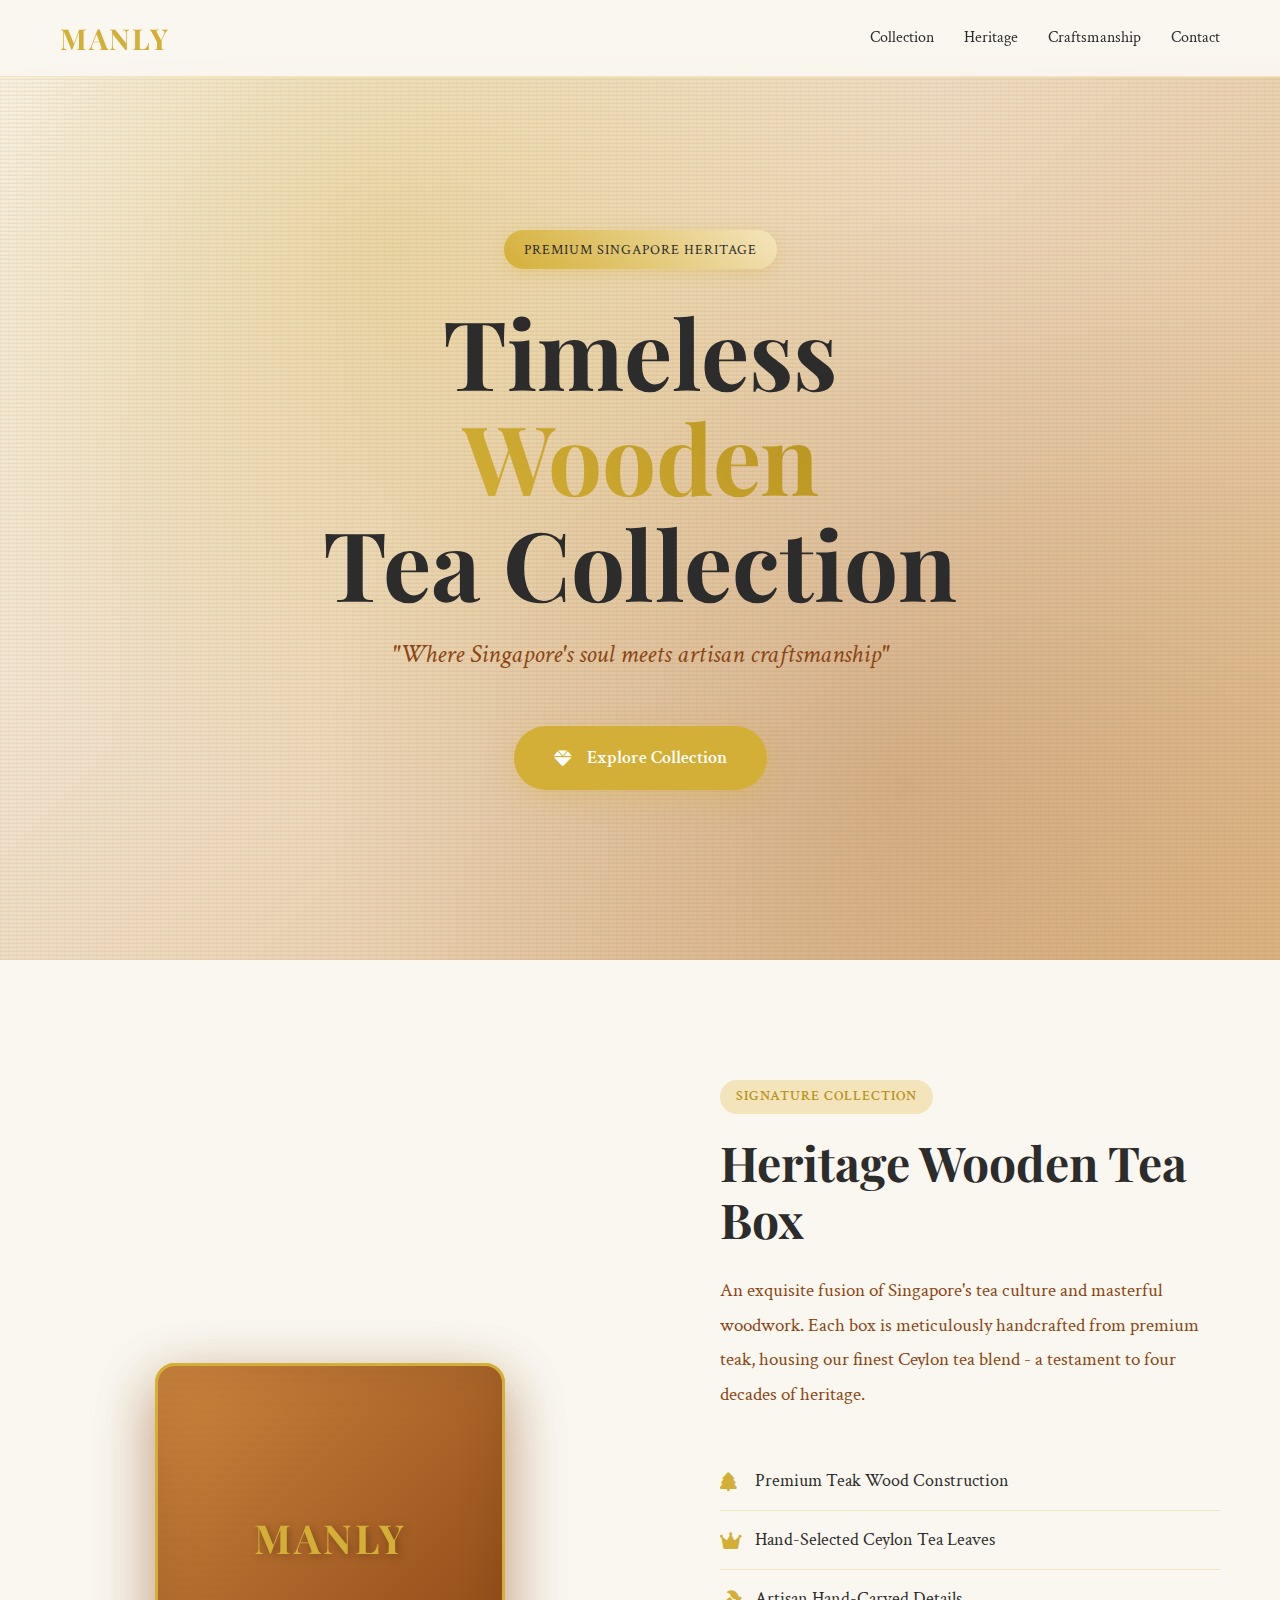
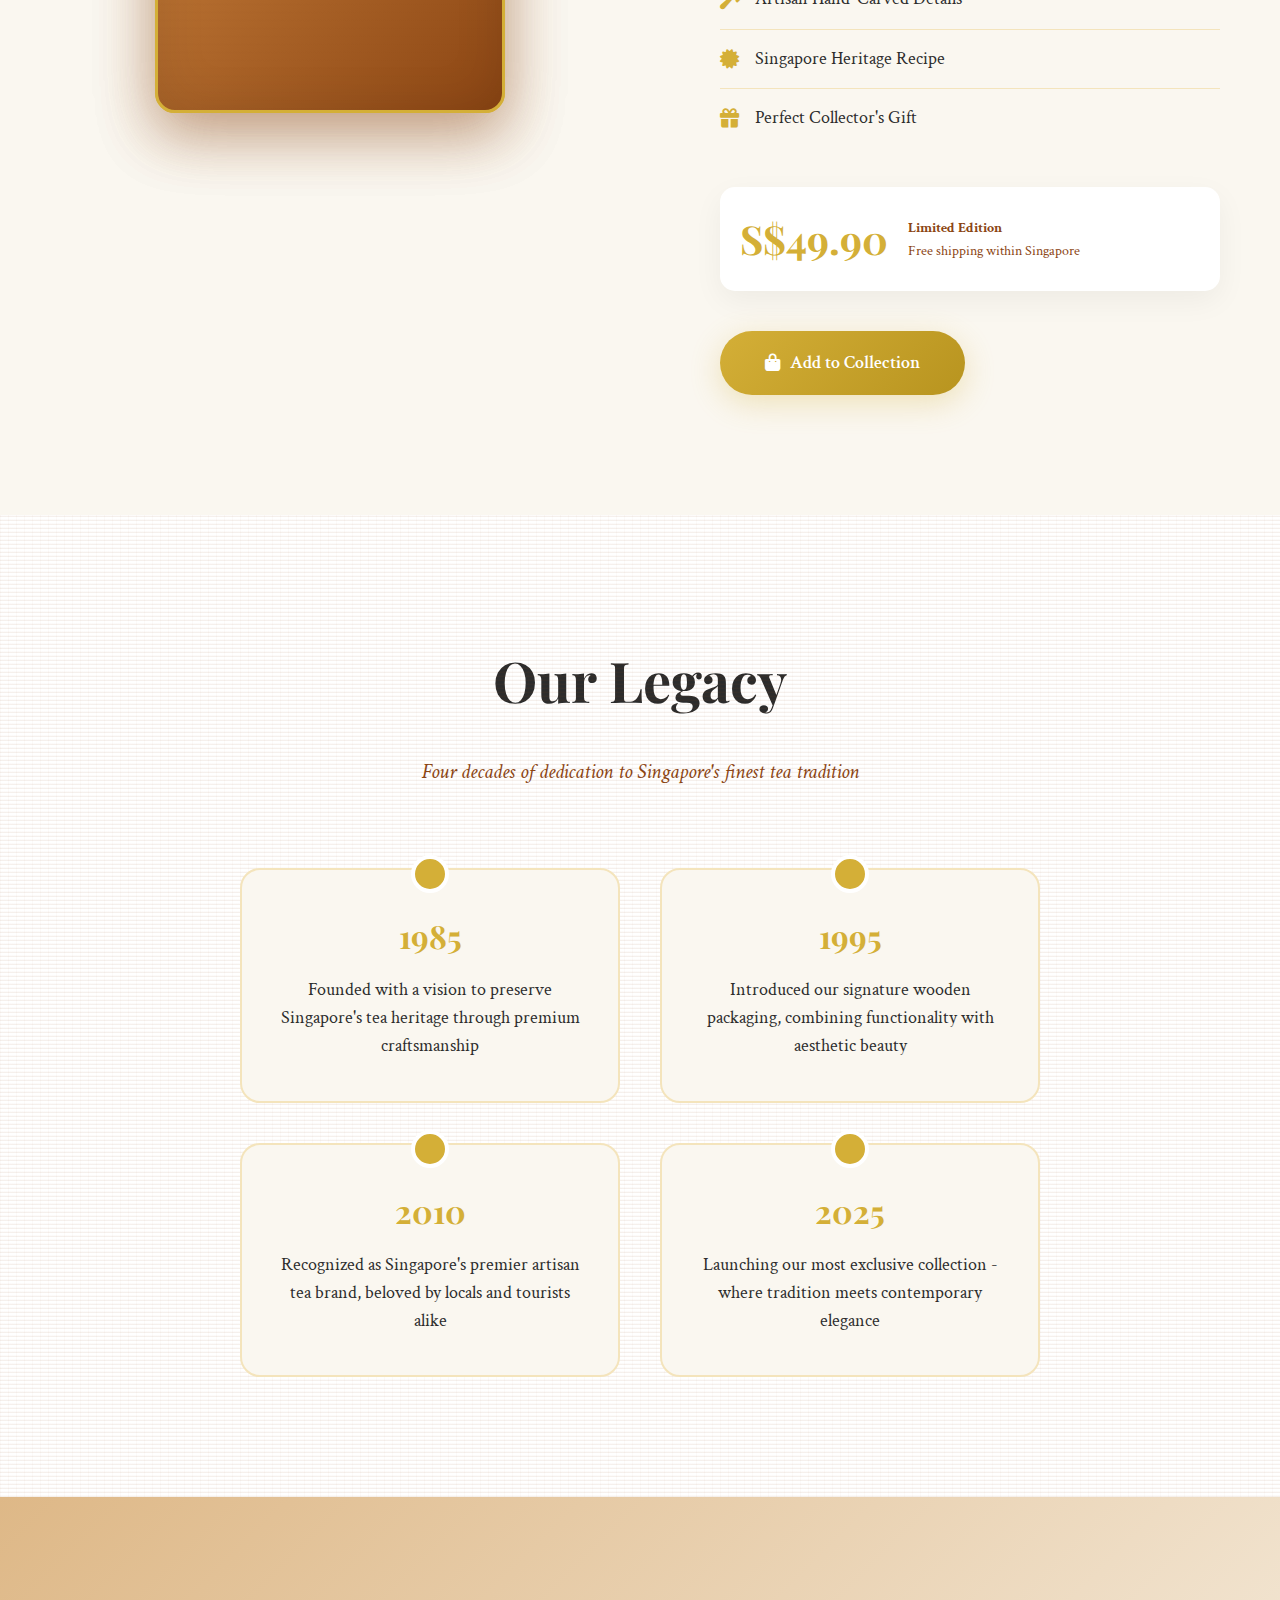
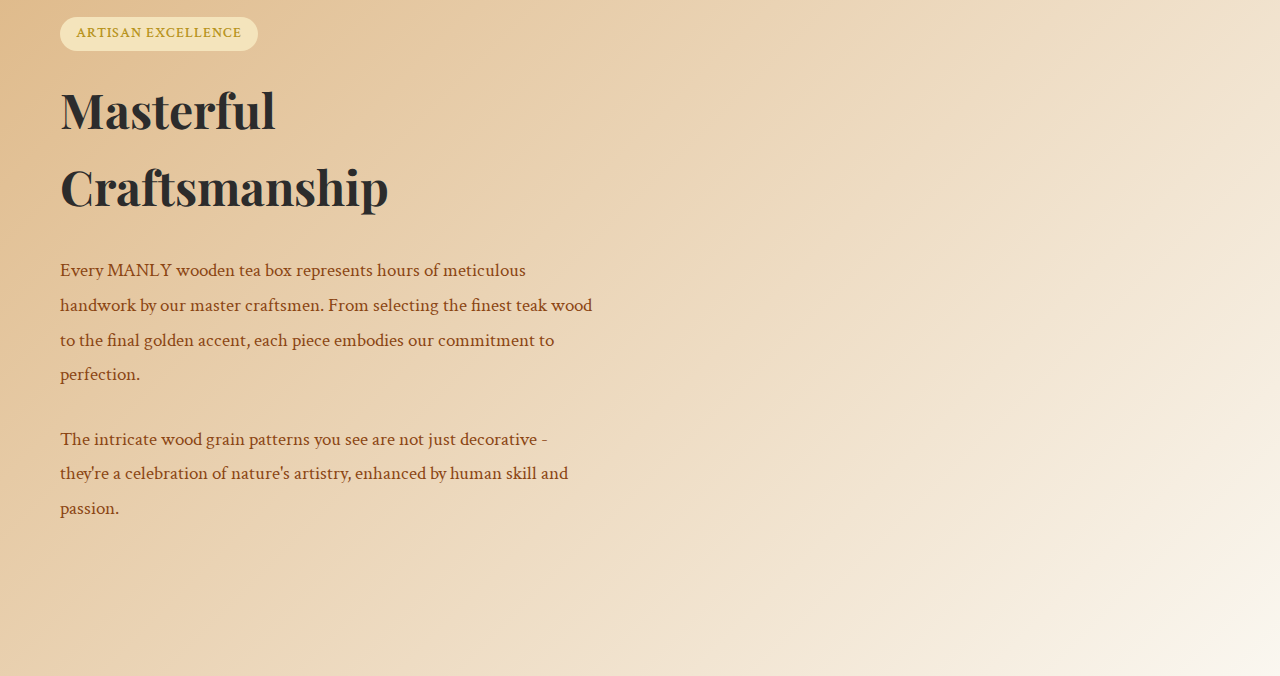
<file: manly_tea_website_with_video_popup.html>
<!DOCTYPE html>
<html lang="en">
<head>
    <meta charset="UTF-8">
    <meta name="viewport" content="width=device-width, initial-scale=1.0">
    <title>MANLY | Premium Wooden Tea Collection</title>
    <link href="https://cdnjs.cloudflare.com/ajax/libs/font-awesome/6.0.0/css/all.min.css" rel="stylesheet">
    <style>
        @import url('https://fonts.googleapis.com/css2?family=Playfair+Display:wght@400;500;600;700&family=Crimson+Text:wght@400;600&family=Montserrat:wght@300;400;500;600&display=swap');
        
        :root {
            --gold-primary: #D4AF37;
            --gold-light: #F4E4BC;
            --gold-dark: #B8941F;
            --wood-dark: #8B4513;
            --wood-medium: #CD853F;
            --wood-light: #DEB887;
            --cream: #FAF7F0;
            --charcoal: #2C2C2C;
            --white: #FFFFFF;
        }
        
        * {
            margin: 0;
            padding: 0;
            box-sizing: border-box;
        }
        
        body {
            font-family: 'Crimson Text', serif;
            line-height: 1.6;
            color: var(--charcoal);
            background: var(--cream);
            overflow-x: hidden;
        }
        
        /* Wood Grain Texture Base */
        .wood-texture {
            position: relative;
            background: linear-gradient(45deg, var(--wood-light) 25%, transparent 25%), 
                        linear-gradient(-45deg, var(--wood-light) 25%, transparent 25%), 
                        linear-gradient(45deg, transparent 75%, var(--wood-light) 75%), 
                        linear-gradient(-45deg, transparent 75%, var(--wood-light) 75%);
            background-size: 20px 20px;
            background-position: 0 0, 0 10px, 10px -10px, -10px 0px;
        }
        
        .wood-texture::before {
            content: '';
            position: absolute;
            top: 0;
            left: 0;
            right: 0;
            bottom: 0;
            background: 
                repeating-linear-gradient(
                    0deg,
                    rgba(139, 69, 19, 0.1) 0px,
                    rgba(139, 69, 19, 0.05) 1px,
                    transparent 2px,
                    transparent 4px
                ),
                repeating-linear-gradient(
                    90deg,
                    rgba(139, 69, 19, 0.05) 0px,
                    transparent 1px,
                    transparent 8px
                );
        }
        
        /* Navigation */
        .nav-bar {
            position: fixed;
            top: 0;
            width: 100%;
            background: rgba(250, 247, 240, 0.95);
            backdrop-filter: blur(10px);
            z-index: 1000;
            padding: 15px 0;
            border-bottom: 1px solid var(--gold-light);
        }
        
        .nav-container {
            max-width: 1200px;
            margin: 0 auto;
            padding: 0 20px;
            display: flex;
            justify-content: space-between;
            align-items: center;
        }
        
        .nav-logo {
            font-family: 'Playfair Display', serif;
            font-size: 1.8rem;
            font-weight: 700;
            color: var(--gold-primary);
            text-decoration: none;
            letter-spacing: 2px;
        }
        
        .nav-links {
            display: flex;
            gap: 30px;
        }
        
        .nav-links a {
            color: var(--charcoal);
            text-decoration: none;
            font-weight: 500;
            transition: color 0.3s ease;
            position: relative;
        }
        
        .nav-links a::after {
            content: '';
            position: absolute;
            bottom: -5px;
            left: 0;
            width: 0;
            height: 2px;
            background: var(--gold-primary);
            transition: width 0.3s ease;
        }
        
        .nav-links a:hover::after {
            width: 100%;
        }
        
        .nav-links a:hover {
            color: var(--gold-primary);
        }
        
        /* Hero Section */
        .hero {
            height: 100vh;
            position: relative;
            display: flex;
            align-items: center;
            justify-content: center;
            overflow: hidden;
            margin-top: 60px;
        }
        
        .hero-bg {
            position: absolute;
            top: 0;
            left: 0;
            width: 100%;
            height: 100%;
            background: 
                radial-gradient(circle at 30% 20%, rgba(212, 175, 55, 0.3) 0%, transparent 50%),
                radial-gradient(circle at 70% 80%, rgba(139, 69, 19, 0.2) 0%, transparent 50%),
                linear-gradient(135deg, var(--cream) 0%, var(--wood-light) 100%);
        }
        
        .hero-content {
            position: relative;
            z-index: 2;
            text-align: center;
            max-width: 800px;
            padding: 0 20px;
        }
        
        .hero-badge {
            background: linear-gradient(45deg, var(--gold-primary), var(--gold-light));
            color: var(--charcoal);
            padding: 8px 20px;
            border-radius: 50px;
            font-size: 0.9rem;
            font-weight: 500;
            letter-spacing: 1px;
            margin-bottom: 30px;
            display: inline-block;
            box-shadow: 0 4px 15px rgba(212, 175, 55, 0.3);
        }
        
        .hero-title {
            font-family: 'Playfair Display', serif;
            font-size: clamp(3rem, 8vw, 6rem);
            font-weight: 700;
            color: var(--charcoal);
            margin-bottom: 20px;
            line-height: 1.1;
        }
        
        .hero-title .gold-text {
            background: linear-gradient(45deg, var(--gold-primary), var(--gold-dark));
            -webkit-background-clip: text;
            -webkit-text-fill-color: transparent;
            background-clip: text;
        }
        
        .hero-subtitle {
            font-size: clamp(1.2rem, 3vw, 1.6rem);
            color: var(--wood-dark);
            margin-bottom: 50px;
            font-weight: 400;
            font-style: italic;
        }
        
        .hero-cta {
            display: inline-flex;
            align-items: center;
            gap: 15px;
            background: var(--gold-primary);
            color: var(--white);
            padding: 18px 40px;
            border: none;
            border-radius: 50px;
            font-size: 1.1rem;
            font-weight: 600;
            text-decoration: none;
            transition: all 0.4s ease;
            box-shadow: 0 8px 30px rgba(212, 175, 55, 0.3);
        }
        
        .hero-cta:hover {
            transform: translateY(-3px);
            box-shadow: 0 15px 40px rgba(212, 175, 55, 0.4);
            background: var(--gold-dark);
        }
        
        /* Product Showcase */
        .product-showcase {
            padding: 120px 0;
            position: relative;
        }
        
        .container {
            max-width: 1200px;
            margin: 0 auto;
            padding: 0 20px;
        }
        
        .showcase-grid {
            display: grid;
            grid-template-columns: 1fr 1fr;
            gap: 80px;
            align-items: center;
        }
        
        .product-visual {
            position: relative;
            text-align: center;
        }
        
        .wooden-box {
            width: 350px;
            height: 350px;
            margin: 0 auto;
            position: relative;
            transform-style: preserve-3d;
            animation: gentleRotate 8s ease-in-out infinite;
        }
        
        .box-face {
            position: absolute;
            width: 350px;
            height: 350px;
            border-radius: 20px;
            background: linear-gradient(135deg, var(--wood-medium), var(--wood-dark));
            border: 3px solid var(--gold-primary);
            box-shadow: 
                inset 0 0 50px rgba(0, 0, 0, 0.1),
                0 20px 60px rgba(139, 69, 19, 0.3);
        }
        
        .box-front {
            transform: translateZ(175px);
        }
        
        .box-back {
            transform: rotateY(180deg) translateZ(175px);
        }
        
        .box-right {
            transform: rotateY(90deg) translateZ(175px);
        }
        
        .box-left {
            transform: rotateY(-90deg) translateZ(175px);
        }
        
        .box-top {
            transform: rotateX(90deg) translateZ(175px);
        }
        
        .box-bottom {
            transform: rotateX(-90deg) translateZ(175px);
        }
        
        .box-logo {
            position: absolute;
            top: 50%;
            left: 50%;
            transform: translate(-50%, -50%);
            font-family: 'Playfair Display', serif;
            font-size: 2.5rem;
            font-weight: 700;
            color: var(--gold-primary);
            text-shadow: 2px 2px 10px rgba(0, 0, 0, 0.3);
            letter-spacing: 3px;
        }
        
        .wood-grain {
            position: absolute;
            top: 0;
            left: 0;
            right: 0;
            bottom: 0;
            opacity: 0.3;
            background: 
                repeating-linear-gradient(
                    0deg,
                    transparent 0px,
                    rgba(139, 69, 19, 0.1) 1px,
                    rgba(139, 69, 19, 0.1) 2px,
                    transparent 3px,
                    transparent 8px
                );
            border-radius: inherit;
        }
        
        @keyframes gentleRotate {
            0%, 100% { transform: rotateY(0deg) rotateX(0deg); }
            25% { transform: rotateY(15deg) rotateX(5deg); }
            50% { transform: rotateY(0deg) rotateX(0deg); }
            75% { transform: rotateY(-15deg) rotateX(-5deg); }
        }
        
        .product-info {
            padding-left: 40px;
        }
        
        .section-badge {
            background: var(--gold-light);
            color: var(--gold-dark);
            padding: 6px 16px;
            border-radius: 20px;
            font-size: 0.85rem;
            font-weight: 600;
            letter-spacing: 1px;
            margin-bottom: 20px;
            display: inline-block;
        }
        
        .product-title {
            font-family: 'Playfair Display', serif;
            font-size: 3rem;
            font-weight: 700;
            color: var(--charcoal);
            margin-bottom: 25px;
            line-height: 1.2;
        }
        
        .product-description {
            font-size: 1.2rem;
            color: var(--wood-dark);
            margin-bottom: 40px;
            line-height: 1.8;
        }
        
        .features-list {
            list-style: none;
            margin-bottom: 40px;
        }
        
        .features-list li {
            display: flex;
            align-items: center;
            padding: 15px 0;
            border-bottom: 1px solid var(--gold-light);
            color: var(--charcoal);
            font-size: 1.1rem;
        }
        
        .features-list li:last-child {
            border-bottom: none;
        }
        
        .features-list i {
            color: var(--gold-primary);
            margin-right: 15px;
            font-size: 1.2rem;
            width: 20px;
        }
        
        .price-section {
            display: flex;
            align-items: center;
            gap: 20px;
            margin-bottom: 40px;
            padding: 20px;
            background: var(--white);
            border-radius: 15px;
            box-shadow: 0 10px 30px rgba(0, 0, 0, 0.05);
        }
        
        .price {
            font-family: 'Playfair Display', serif;
            font-size: 2.5rem;
            font-weight: 700;
            color: var(--gold-primary);
        }
        
        .price-note {
            color: var(--wood-dark);
            font-size: 0.9rem;
        }
        
        .purchase-btn {
            background: linear-gradient(135deg, var(--gold-primary), var(--gold-dark));
            color: var(--white);
            padding: 18px 45px;
            border: none;
            border-radius: 50px;
            font-size: 1.1rem;
            font-weight: 600;
            cursor: pointer;
            transition: all 0.4s ease;
            box-shadow: 0 8px 30px rgba(212, 175, 55, 0.3);
            text-decoration: none;
            display: inline-flex;
            align-items: center;
            gap: 10px;
        }
        
        .purchase-btn:hover {
            transform: translateY(-3px);
            box-shadow: 0 15px 40px rgba(212, 175, 55, 0.4);
        }
        
        /* Heritage Story */
        .heritage-section {
            padding: 120px 0;
            background: var(--white);
            position: relative;
        }
        
        .heritage-content {
            text-align: center;
            max-width: 800px;
            margin: 0 auto;
        }
        
        .heritage-title {
            font-family: 'Playfair Display', serif;
            font-size: 3.5rem;
            font-weight: 700;
            color: var(--charcoal);
            margin-bottom: 30px;
        }
        
        .heritage-subtitle {
            font-size: 1.3rem;
            color: var(--wood-dark);
            margin-bottom: 60px;
            font-style: italic;
        }
        
        .heritage-timeline {
            display: grid;
            grid-template-columns: repeat(auto-fit, minmax(250px, 1fr));
            gap: 40px;
            margin-top: 80px;
        }
        
        .timeline-card {
            background: var(--cream);
            padding: 40px 30px;
            border-radius: 20px;
            text-align: center;
            position: relative;
            transition: transform 0.3s ease;
            border: 2px solid var(--gold-light);
        }
        
        .timeline-card::before {
            content: '';
            position: absolute;
            top: -15px;
            left: 50%;
            transform: translateX(-50%);
            width: 30px;
            height: 30px;
            background: var(--gold-primary);
            border-radius: 50%;
            border: 4px solid var(--white);
        }
        
        .timeline-card:hover {
            transform: translateY(-10px);
        }
        
        .timeline-year {
            font-family: 'Playfair Display', serif;
            font-size: 2rem;
            font-weight: 700;
            color: var(--gold-primary);
            margin-bottom: 15px;
        }
        
        .timeline-event {
            color: var(--charcoal);
            font-size: 1.1rem;
            line-height: 1.6;
        }
        
        /* Craftsmanship Section */
        .craft-section {
            padding: 120px 0;
            background: linear-gradient(135deg, var(--wood-light), var(--cream));
            position: relative;
        }
        
        .craft-grid {
            display: grid;
            grid-template-columns: 1fr 1fr;
            gap: 80px;
            align-items: center;
        }
        
        .craft-content h2 {
            font-family: 'Playfair Display', serif;
            font-size: 3rem;
            font-weight: 700;
            color: var(--charcoal);
            margin-bottom: 30px;
        }
        
        .craft-content p {
            font-size: 1.2rem;
            color: var(--wood-dark);
            margin-bottom: 30px;
            line-height: 1.8;
        }
        
        .craft-features {
            display: grid;
            grid-template-columns: 1fr 1fr;
            gap: 30px;
        }
        
        .craft-feature {
            background: var(--white);
            padding: 25px;
            border-radius: 15px;
            text-align: center;
            box-shadow: 0 5px 20px rgba(0, 0, 0, 0.05);
        }
        
        .craft-feature i {
            font-size: 2rem;
            color: var(--gold-primary);
            margin-bottom: 15px;
        }
        
        .craft-feature h4 {
            font-size: 1.1rem;
            color: var(--charcoal);
            margin-bottom: 10px;
        }
        
        .craft-feature p {
            font-size: 0.95rem;
            color: var(--wood-dark);
            margin: 0;
        }
        
        .craft-visual {
            position: relative;
            height: 500px;
            border-radius: 20px;
            overflow: hidden;
            box-shadow: 0 20px 60px rgba(0, 0, 0, 0.1);
        }
        
        .craft-image {
            width: 100%;
            height: 100%;
            background: linear-gradient(45deg, var(--wood-medium), var(--wood-dark));
            position: relative;
        }
        
        .craft-image::before {
            content: '';
            position: absolute;
            top: 0;
            left: 0;
            right: 0;
            bottom: 0;
            background: 
                repeating-linear-gradient(
                    45deg,
                    rgba(139, 69, 19, 0.1) 0px,
                    rgba(139, 69, 19, 0.1) 2px,
                    transparent 2px,
                    transparent 10px
                ),
                repeating-linear-gradient(
                    -45deg,
                    rgba(212, 175, 55, 0.05) 0px,
                    rgba(212, 175, 55, 0.05) 1px,
                    transparent 1px,
                    transparent 8px
                );
        }
        
        /* Footer */
        .footer {
            background: var(--charcoal);
            color: var(--cream);
            padding: 80px 0 40px;
            position: relative;
        }
        
        .footer::before {
            content: '';
            position: absolute;
            top: 0;
            left: 0;
            right: 0;
            height: 4px;
            background: linear-gradient(90deg, var(--gold-primary), var(--gold-light), var(--gold-primary));
        }
        
        .footer-grid {
            display: grid;
            grid-template-columns: 2fr 1fr 1fr 1fr;
            gap: 40px;
            margin-bottom: 60px;
        }
        
        .footer-brand h3 {
            font-family: 'Playfair Display', serif;
            font-size: 2rem;
            color: var(--gold-primary);
            margin-bottom: 20px;
            letter-spacing: 2px;
        }
        
        .footer-tagline {
            font-size: 1.1rem;
            color: var(--gold-light);
            margin-bottom: 30px;
            font-style: italic;
        }
        
        .footer-social {
            display: flex;
            gap: 15px;
        }
        
        .social-link {
            width: 45px;
            height: 45px;
            background: var(--gold-primary);
            border-radius: 50%;
            display: flex;
            align-items: center;
            justify-content: center;
            color: var(--white);
            text-decoration: none;
            transition: all 0.3s ease;
        }
        
        .social-link:hover {
            background: var(--gold-light);
            color: var(--charcoal);
            transform: translateY(-3px);
        }
        
        .footer-section h4 {
            color: var(--gold-primary);
            margin-bottom: 20px;
            font-size: 1.2rem;
        }
        
        .footer-section a {
            color: var(--cream);
            text-decoration: none;
            display: block;
            margin-bottom: 12px;
            transition: color 0.3s ease;
        }
        
        .footer-section a:hover {
            color: var(--gold-light);
        }
        
        .footer-bottom {
            text-align: center;
            padding-top: 40px;
            border-top: 1px solid #444;
            color: #999;
        }
        
        /* Mobile Responsive */
        @media (max-width: 768px) {
            .nav-links {
                display: none;
            }
            
            .showcase-grid,
            .craft-grid {
                grid-template-columns: 1fr;
                gap: 60px;
            }
            
            .wooden-box {
                width: 250px;
                height: 250px;
            }
            
            .box-face {
                width: 250px;
                height: 250px;
            }
            
            .box-front { transform: translateZ(125px); }
            .box-back { transform: rotateY(180deg) translateZ(125px); }
            .box-right { transform: rotateY(90deg) translateZ(125px); }
            .box-left { transform: rotateY(-90deg) translateZ(125px); }
            .box-top { transform: rotateX(90deg) translateZ(125px); }
            .box-bottom { transform: rotateX(-90deg) translateZ(125px); }
            
            .product-info {
                padding-left: 0;
                text-align: center;
            }
            
            .heritage-timeline {
                grid-template-columns: 1fr;
            }
            
            .craft-features {
                grid-template-columns: 1fr;
            }
            
            .footer-grid {
                grid-template-columns: 1fr;
                text-align: center;
            }
        }
        
        /* Scroll Animations */
        @keyframes fadeInUp {
            from {
                opacity: 0;
                transform: translateY(40px);
            }
            to {
                opacity: 1;
                transform: translateY(0);
            }
        }
        
        .animate-on-scroll {
            opacity: 0;
            animation: fadeInUp 0.8s ease forwards;
        }
    </style>
</head>
<body>

<!-- Auto-opening popup modal with video -->
<div id="popup-overlay" class="popup-overlay" onclick="dismissPopup()">
  <div class="popup-content">
    <video id="popup-video" class="popup-video" autoplay muted playsinline>
      <source src="生成的视频.mp4" type="video/mp4">
      Your browser does not support the video tag.
    </video>
  </div>
</div>

<style>
  .popup-overlay {
    position: fixed;
    top: 0;
    left: 0;
    width: 100vw;
    height: 100vh;
    background-color: rgba(0, 0, 0, 0.7);
    display: flex;
    justify-content: center;
    align-items: center;
    z-index: 9999;
    opacity: 0;
    animation: fadeIn 1.2s ease forwards;
  }

  .popup-content {
    max-width: 90vw;
    max-height: 90vh;
    animation: zoomIn 0.6s ease forwards;
  }

  .popup-video {
    width: 100%;
    height: auto;
    border-radius: 12px;
    box-shadow: 0 0 20px rgba(0,0,0,0.4);
  }

  @keyframes fadeIn {
    to {
      opacity: 1;
    }
  }

  @keyframes zoomIn {
    0% {
      transform: scale(0.7);
    }
    100% {
      transform: scale(1);
    }
  }
</style>

<script>
  function dismissPopup() {
    const popup = document.getElementById('popup-overlay');
    if (popup) {
      popup.style.animation = 'fadeOut 1s ease forwards';
      setTimeout(() => popup.remove(), 1000);
    }
  }

  setTimeout(dismissPopup, 3000);

  const style = document.createElement('style');
  style.innerHTML = `
    @keyframes fadeOut {
      to {
        opacity: 0;
      }
    }
  `;
  document.head.appendChild(style);
</script>

    <!-- Navigation -->
    <nav class="nav-bar">
        <div class="nav-container">
            <a href="#" class="nav-logo">MANLY</a>
            <div class="nav-links">
                <a href="#collection">Collection</a>
                <a href="#heritage">Heritage</a>
                <a href="#craft">Craftsmanship</a>
                <a href="#contact">Contact</a>
            </div>
        </div>
    </nav>

    <!-- Hero Section -->
    <section class="hero">
        <div class="hero-bg wood-texture"></div>
        <div class="hero-content">
            <div class="hero-badge">PREMIUM SINGAPORE HERITAGE</div>
            <h1 class="hero-title">
                Timeless <span class="gold-text">Wooden</span><br>
                Tea Collection
            </h1>
            <p class="hero-subtitle">
                "Where Singapore's soul meets artisan craftsmanship"
            </p>
            <a href="#collection" class="hero-cta">
                <i class="fas fa-gem"></i>
                Explore Collection
            </a>
        </div>
    </section>

    <!-- Product Showcase -->
    <section class="product-showcase" id="collection">
        <div class="container">
            <div class="showcase-grid">
                <div class="product-visual">
                    <div class="wooden-box">
                        <div class="box-face box-front">
                            <div class="wood-grain"></div>
                            <div class="box-logo">MANLY</div>
                        </div>
                        <div class="box-face box-back">
                            <div class="wood-grain"></div>
                        </div>
                        <div class="box-face box-right">
                            <div class="wood-grain"></div>
                        </div>
                        <div class="box-face box-left">
                            <div class="wood-grain"></div>
                        </div>
                        <div class="box-face box-top">
                            <div class="wood-grain"></div>
                        </div>
                        <div class="box-face box-bottom">
                            <div class="wood-grain"></div>
                        </div>
                    </div>
                </div>
                
                <div class="product-info">
                    <div class="section-badge">SIGNATURE COLLECTION</div>
                    <h2 class="product-title">Heritage Wooden Tea Box</h2>
                    <p class="product-description">
                        An exquisite fusion of Singapore's tea culture and masterful woodwork. Each box is meticulously handcrafted from premium teak, housing our finest Ceylon tea blend - a testament to four decades of heritage.
                    </p>
                    
                    <ul class="features-list">
                        <li><i class="fas fa-tree"></i> Premium Teak Wood Construction</li>
                        <li><i class="fas fa-crown"></i> Hand-Selected Ceylon Tea Leaves</li>
                        <li><i class="fas fa-hammer"></i> Artisan Hand-Carved Details</li>
                        <li><i class="fas fa-certificate"></i> Singapore Heritage Recipe</li>
                        <li><i class="fas fa-gift"></i> Perfect Collector's Gift</li>
                    </ul>
                    
                    <div class="price-section">
                        <div class="price">S$49.90</div>
                        <div class="price-note">
                            <strong>Limited Edition</strong><br>
                            Free shipping within Singapore
                        </div>
                    </div>
                    
                    <a href="#" class="purchase-btn">
                        <i class="fas fa-shopping-bag"></i>
                        Add to Collection
                    </a>
                </div>
            </div>
        </div>
    </section>

    <!-- Heritage Story -->
    <section class="heritage-section wood-texture" id="heritage">
        <div class="container">
            <div class="heritage-content">
                <h2 class="heritage-title">Our Legacy</h2>
                <p class="heritage-subtitle">
                    Four decades of dedication to Singapore's finest tea tradition
                </p>
                
                <div class="heritage-timeline">
                    <div class="timeline-card">
                        <div class="timeline-year">1985</div>
                        <p class="timeline-event">Founded with a vision to preserve Singapore's tea heritage through premium craftsmanship</p>
                    </div>
                    <div class="timeline-card">
                        <div class="timeline-year">1995</div>
                        <p class="timeline-event">Introduced our signature wooden packaging, combining functionality with aesthetic beauty</p>
                    </div>
                    <div class="timeline-card">
                        <div class="timeline-year">2010</div>
                        <p class="timeline-event">Recognized as Singapore's premier artisan tea brand, beloved by locals and tourists alike</p>
                    </div>
                    <div class="timeline-card">
                        <div class="timeline-year">2025</div>
                        <p class="timeline-event">Launching our most exclusive collection - where tradition meets contemporary elegance</p>
                    </div>
                </div>
            </div>
        </div>
    </section>

    <!-- Craftsmanship -->
    <section class="craft-section" id="craft">
        <div class="container">
            <div class="craft-grid">
                <div class="craft-content">
                    <div class="section-badge">ARTISAN EXCELLENCE</div>
                    <h2>Masterful Craftsmanship</h2>
                    <p>
                        Every MANLY wooden tea box represents hours of meticulous handwork by our master craftsmen. From selecting the finest teak wood to the final golden accent, each piece embodies our commitment to perfection.
                    </p>
                    <p>
                        The intricate wood grain patterns you see are not just decorative - they're a celebration of nature's artistry, enhanced by human skill and passion.
</file>
